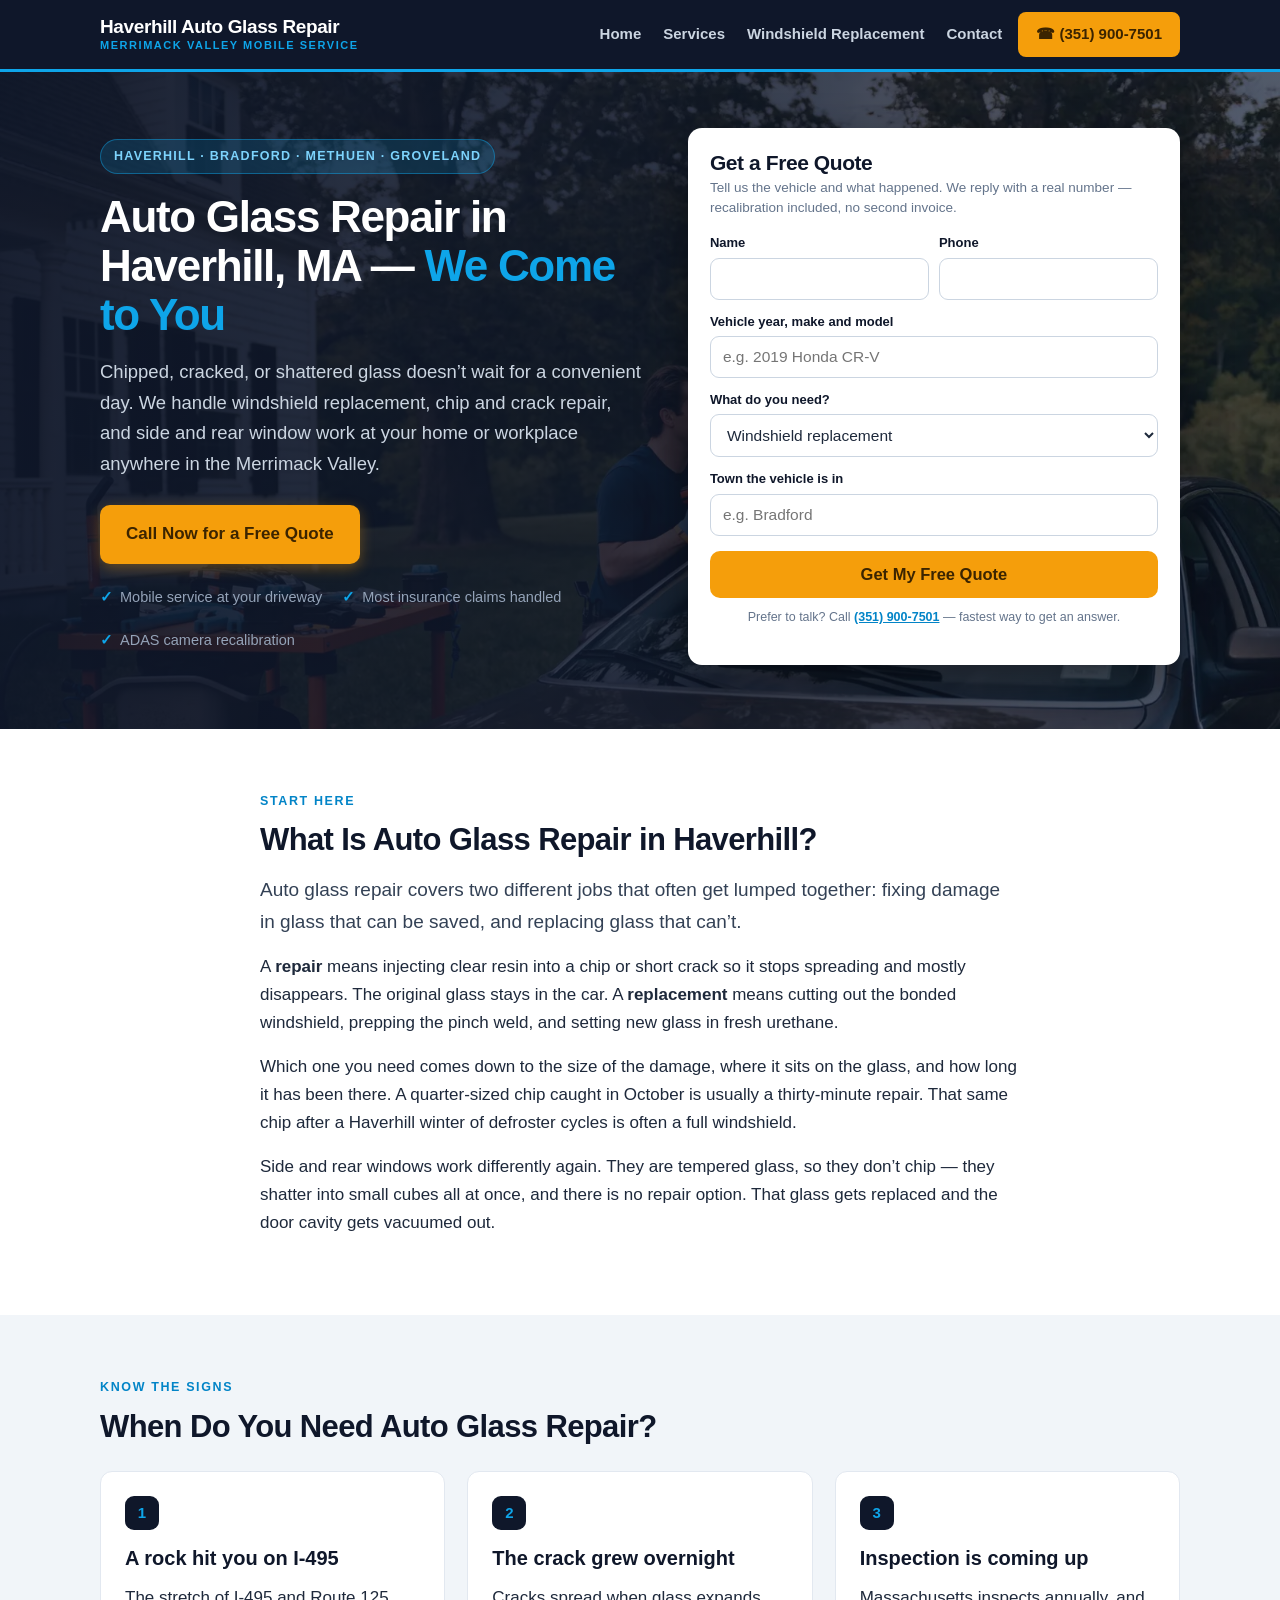
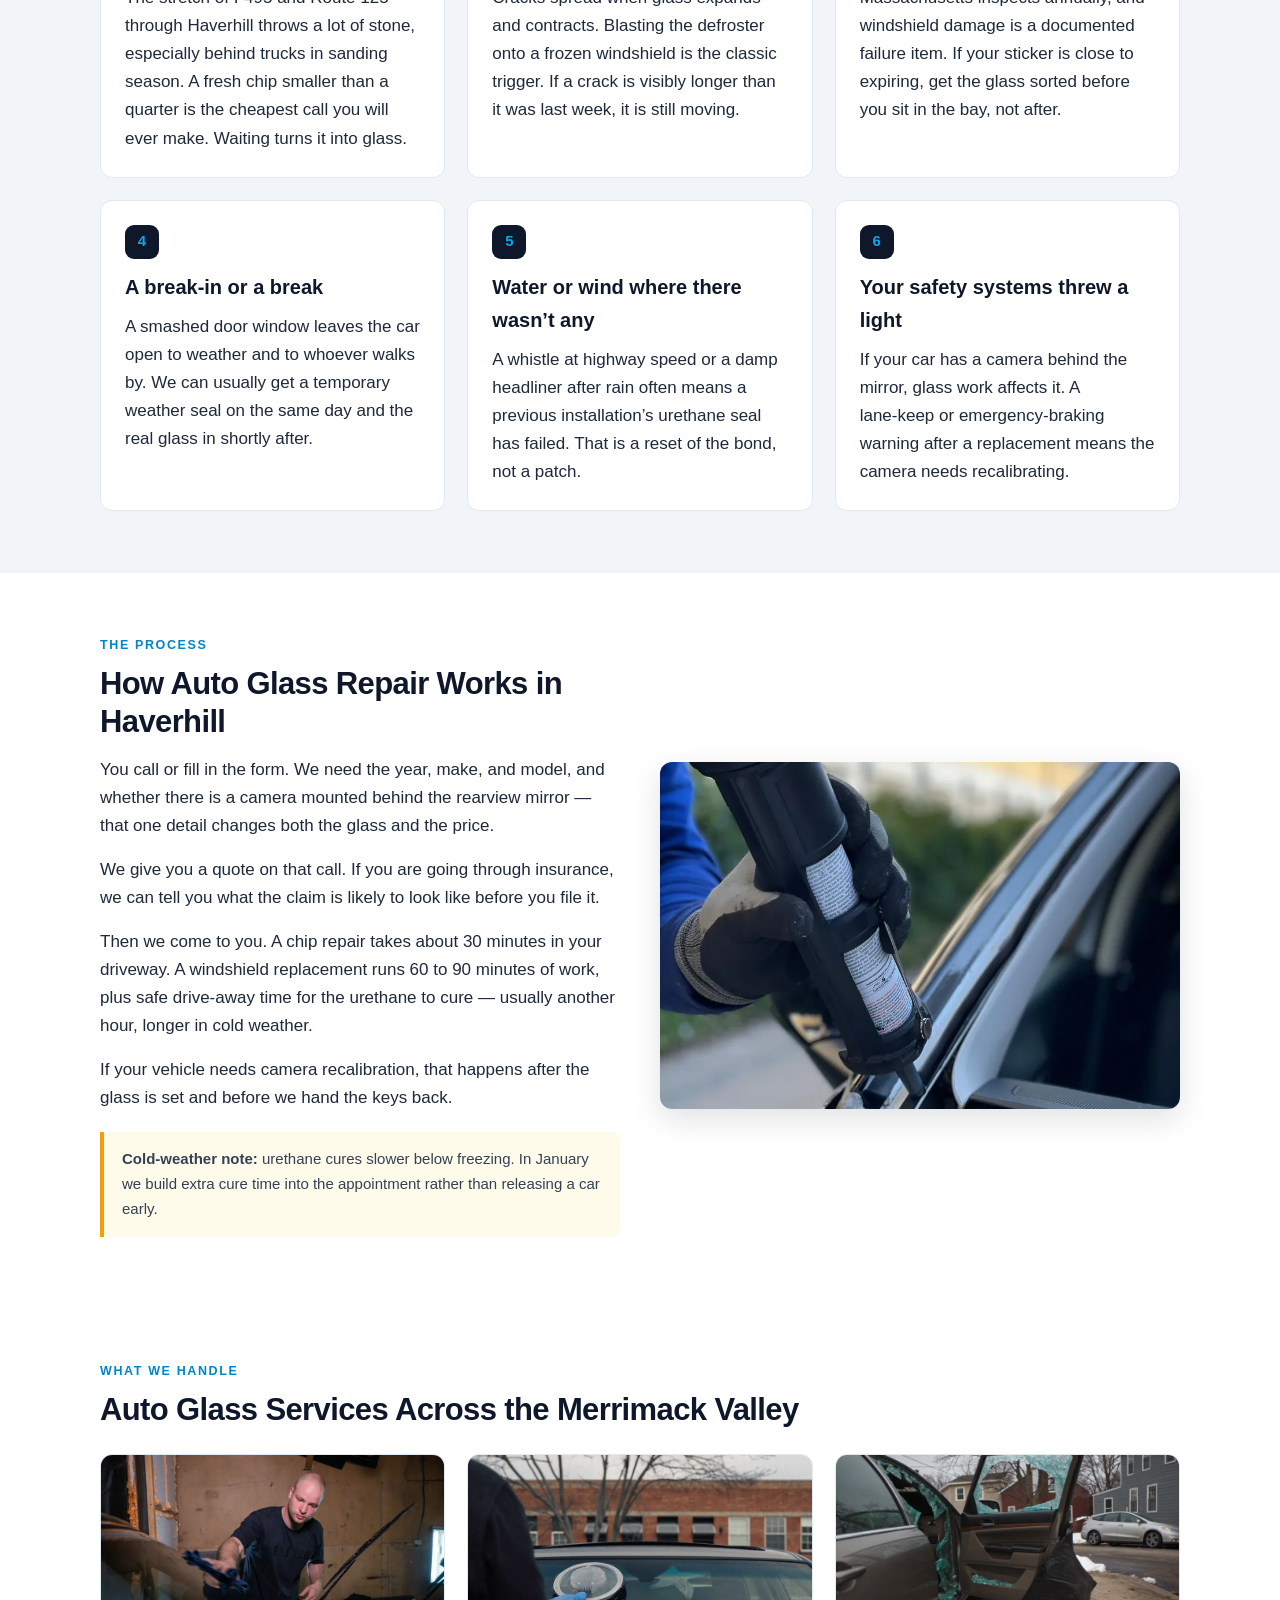
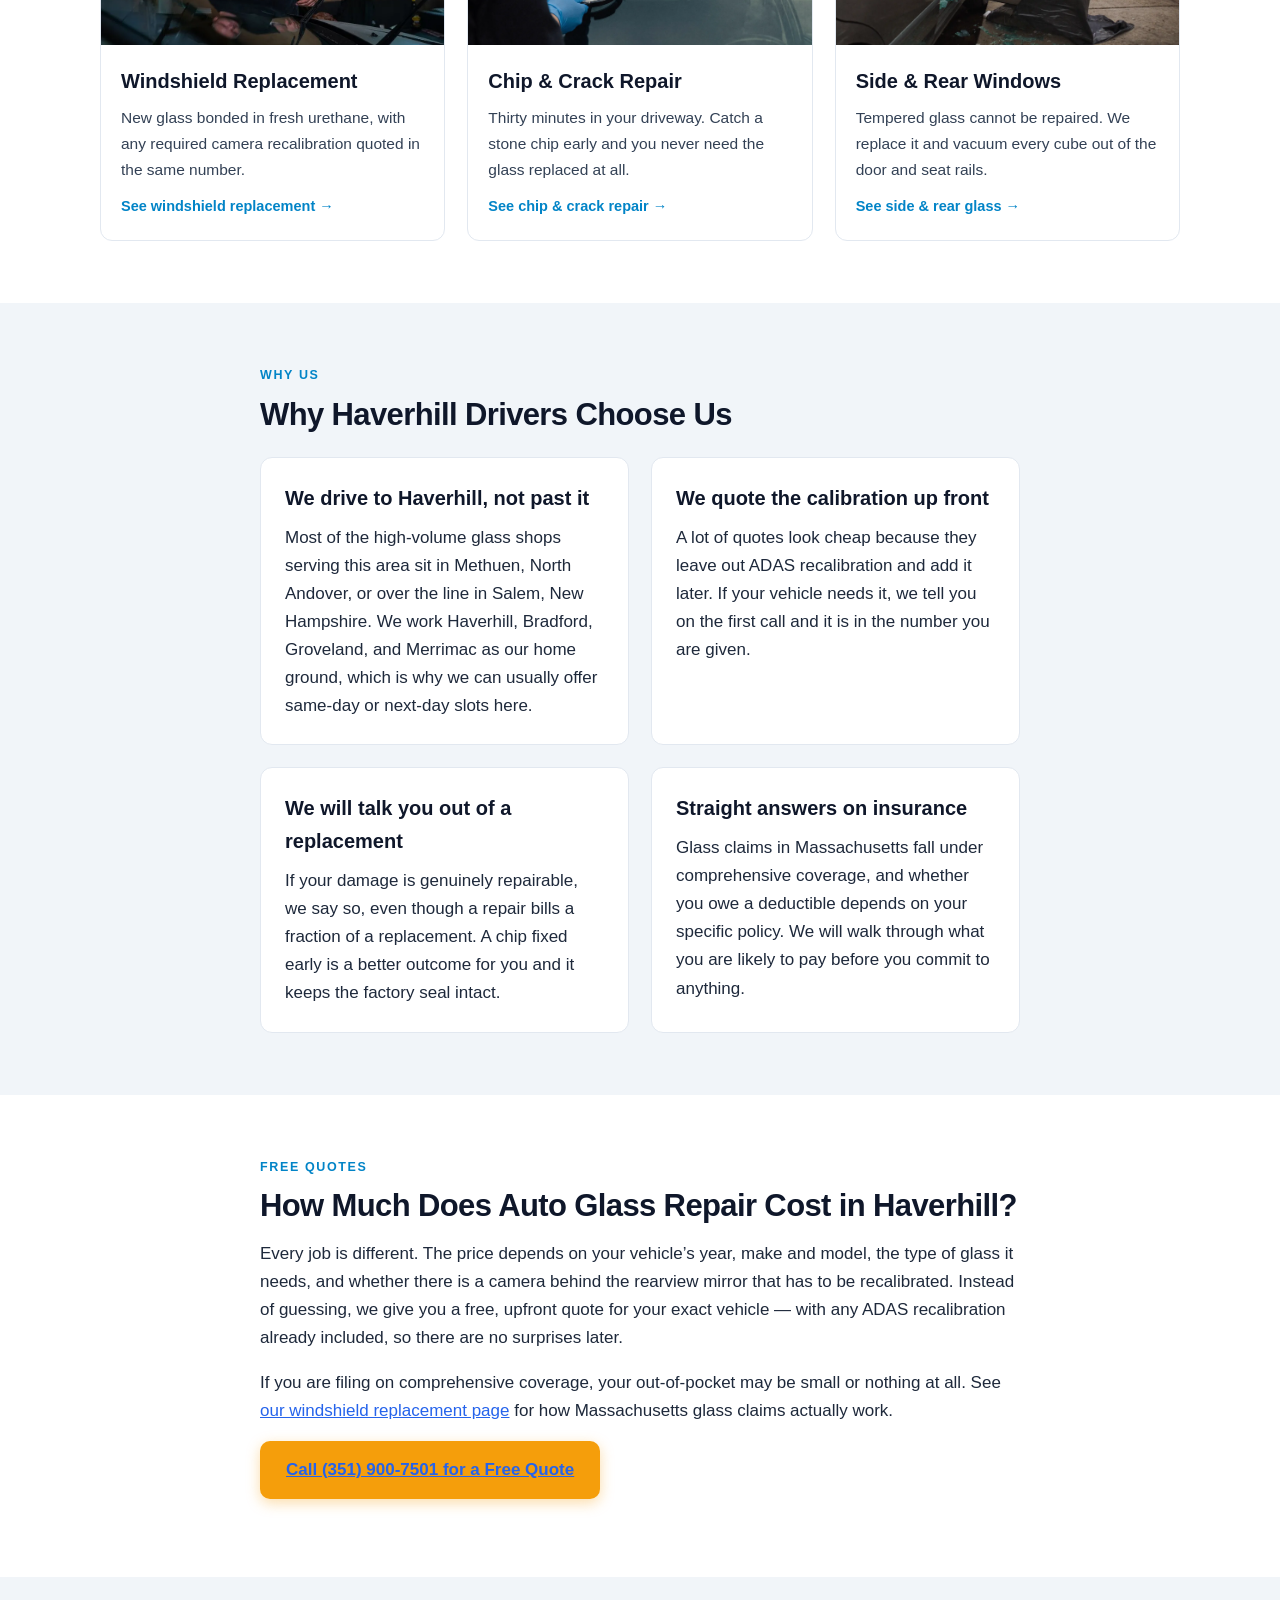
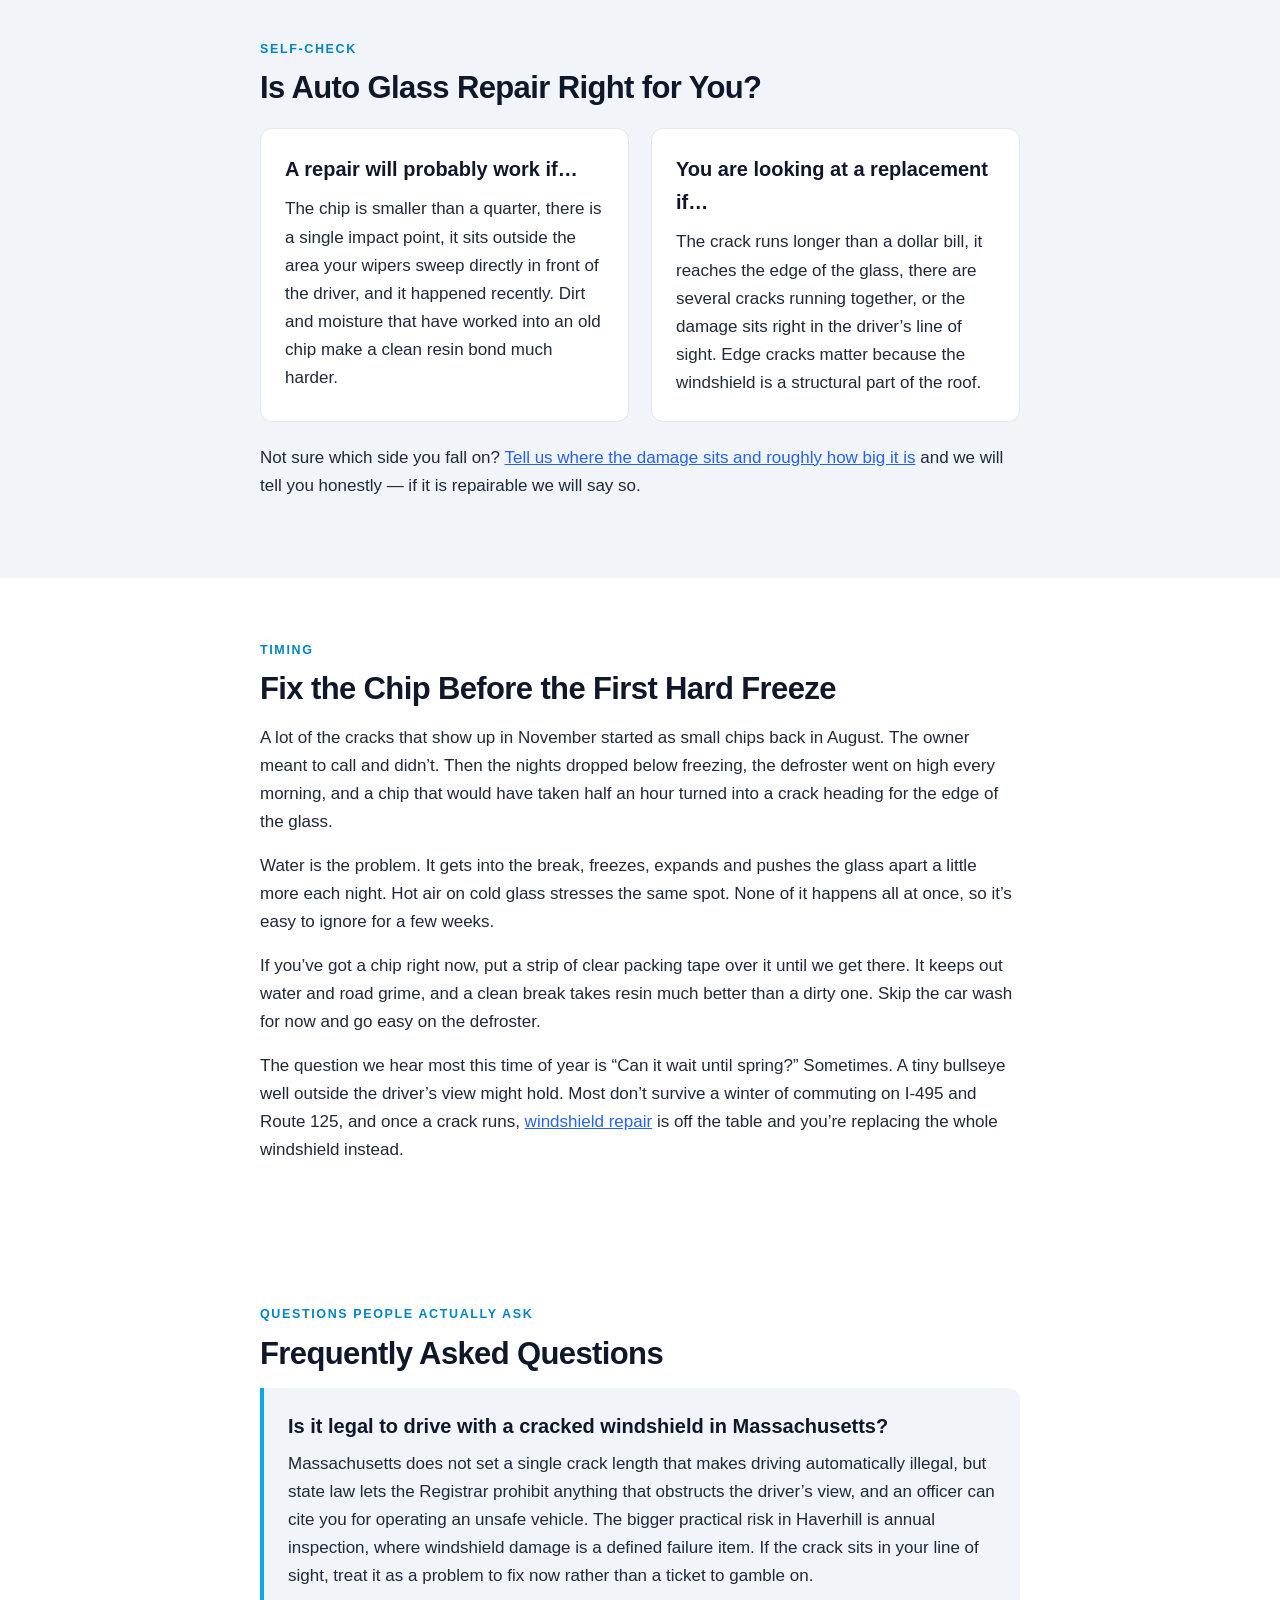
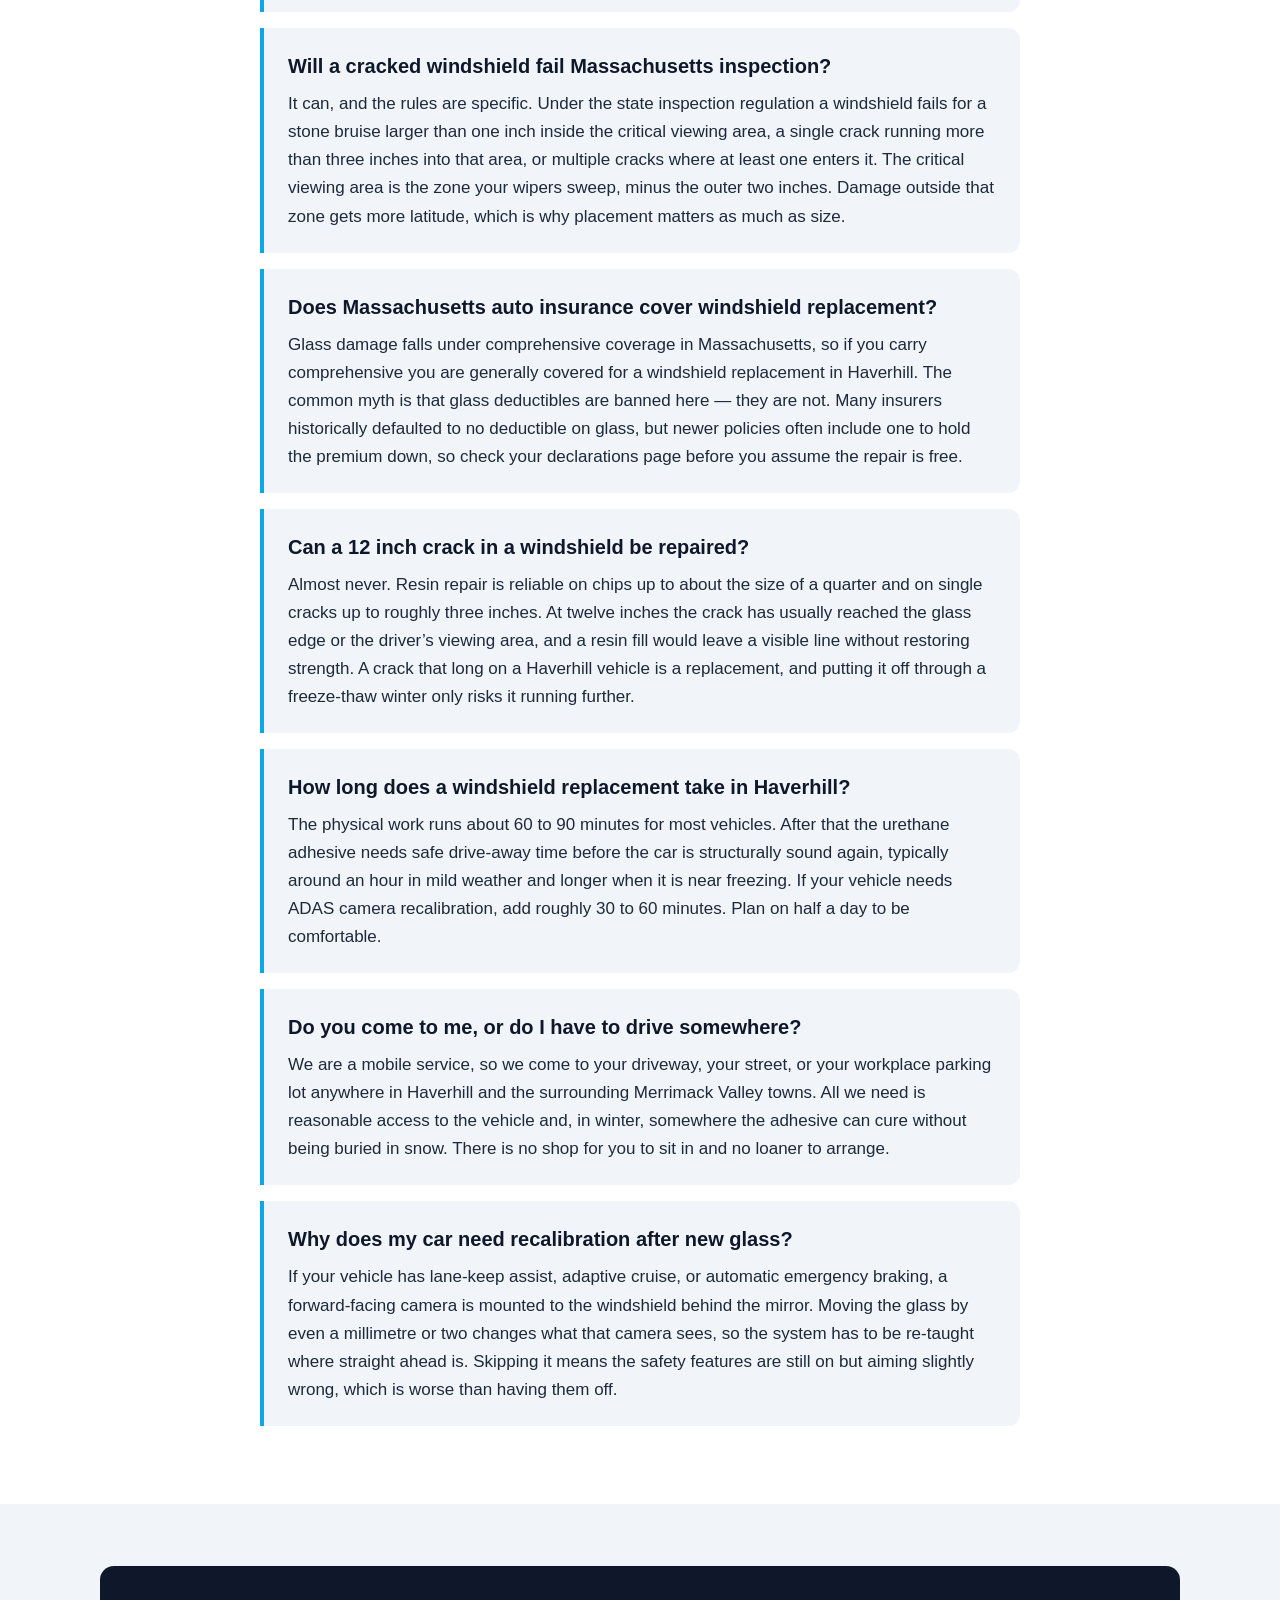
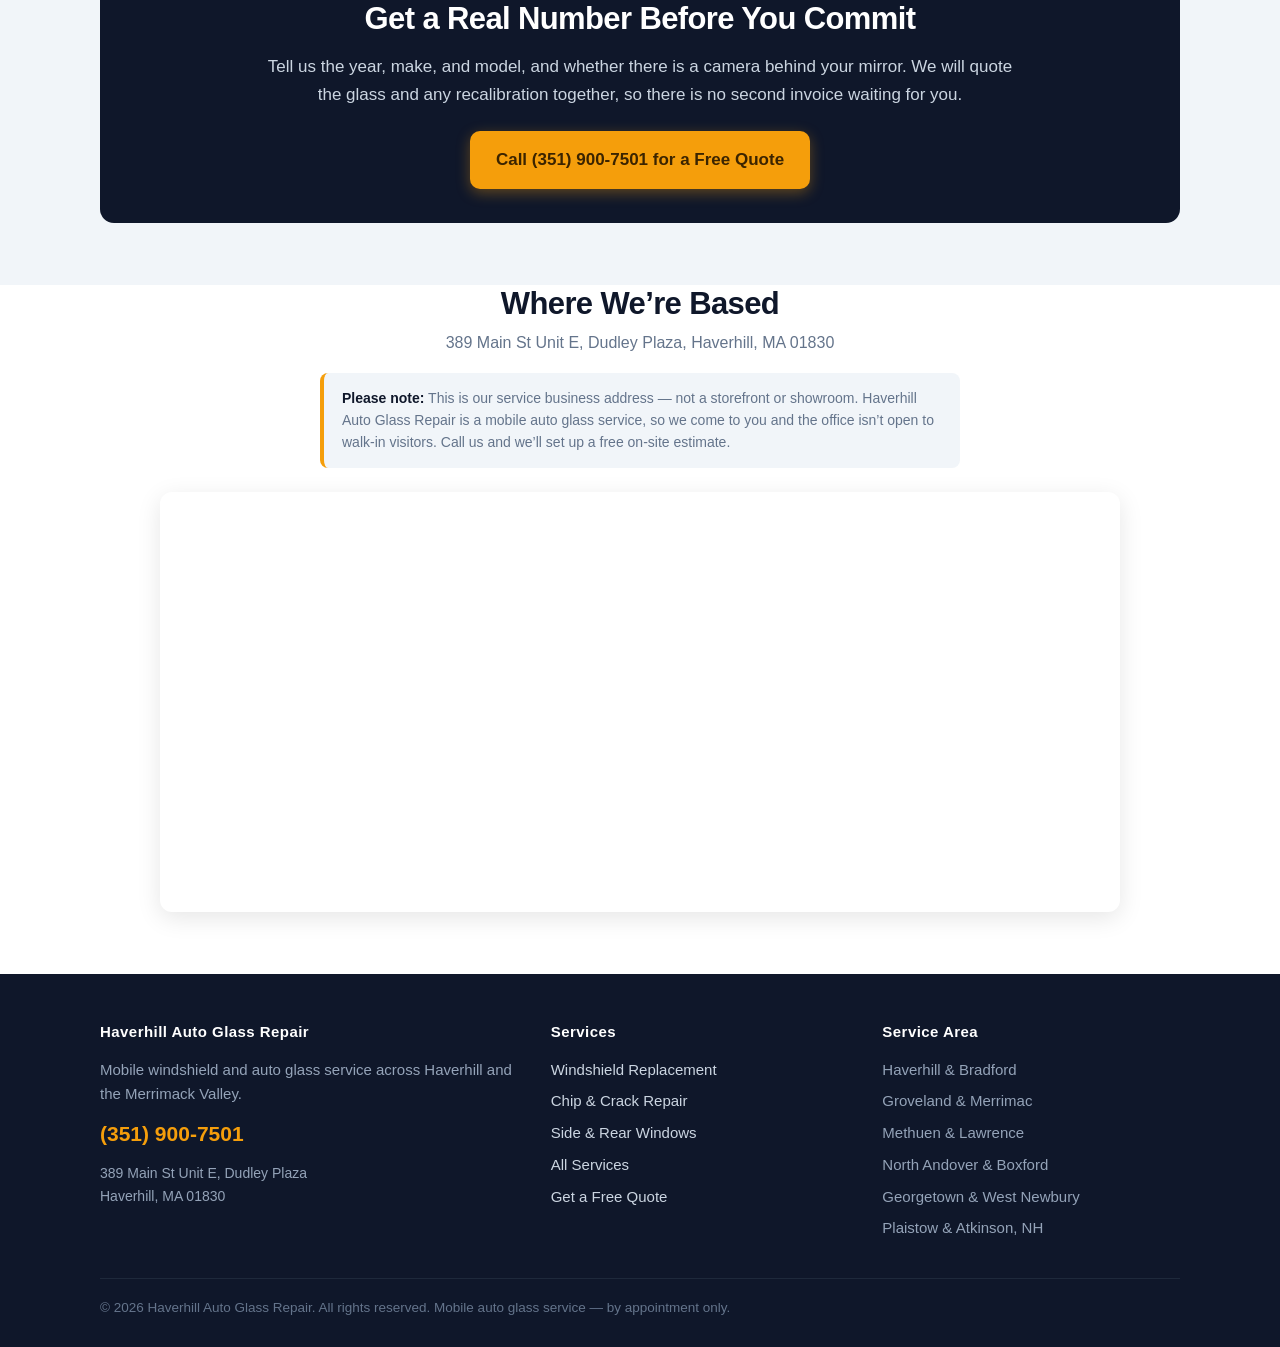
<file: index.html>
<!DOCTYPE html>
<html lang="en">
<head>
<meta name="google-site-verification" content="F0EVKIp0mCScbXRMw5I6RBIa0nue_-agTcPtY7y-_FM" />
<meta charset="utf-8">
<meta name="viewport" content="width=device-width, initial-scale=1">
<title>Auto Glass Repair in Haverhill, MA | Mobile Same-Day</title>
<meta name="description" content="Mobile auto glass repair in Haverhill, MA. Windshield replacement, chip and crack repair, side and rear glass. Free quotes. Call (351) 900-7501.">
<link rel="canonical" href="https://www.haverhillautoglassrepair.com/">
<link rel="stylesheet" href="styles.css">
</head>
<body>

<!-- NAV -->
<nav class="nav">
  <div class="nav-wrap">
    <a class="brand" href="/">Haverhill Auto Glass Repair<span>Merrimack Valley Mobile Service</span></a>
    <div class="nav-links">
      <a href="/">Home</a>
      <a href="services.html">Services</a>
      <a href="windshield-replacement-haverhill-ma.html">Windshield Replacement</a>
      <a href="contact.html">Contact</a>
    </div>
    <a class="nav-call" href="tel:+13519007501">&#9742; (351) 900-7501</a>
  </div>
</nav>

<!-- HERO -->
<header class="hero" style="background:linear-gradient(90deg,rgba(15,23,42,0.93) 0%,rgba(15,23,42,0.84) 50%,rgba(15,23,42,0.62) 100%),url('auto-glass-repair-haverhill-hero.webp') center/cover no-repeat;">
  <div class="hero-wrap">
    <div>
      <span class="eyebrow">Haverhill &middot; Bradford &middot; Methuen &middot; Groveland</span>
      <h1>Auto Glass Repair in Haverhill, MA &mdash; <em>We Come to You</em></h1>
      <p class="lede">Chipped, cracked, or shattered glass doesn&rsquo;t wait for a convenient day. We handle windshield replacement, chip and crack repair, and side and rear window work at your home or workplace anywhere in the Merrimack Valley.</p>
      <div class="hero-cta">
        <a class="btn btn-call" href="tel:+13519007501">Call Now for a Free Quote</a>
      </div>
      <ul class="hero-pts">
        <li>Mobile service at your driveway</li>
        <li>Most insurance claims handled</li>
        <li>ADAS camera recalibration</li>
      </ul>
    </div>
    <div class="hero-form">
      <h2>Get a Free Quote</h2>
      <p class="sub">Tell us the vehicle and what happened. We reply with a real number &mdash; recalibration included, no second invoice.</p>
      <form action="https://formspree.io/f/mnpqjaoy" method="POST">
        <div class="row2">
          <div class="field">
            <label for="hf-name">Name</label>
            <input type="text" id="hf-name" name="name" required>
          </div>
          <div class="field">
            <label for="hf-phone">Phone</label>
            <input type="tel" id="hf-phone" name="phone" required>
          </div>
        </div>
        <div class="field">
          <label for="hf-vehicle">Vehicle year, make and model</label>
          <input type="text" id="hf-vehicle" name="vehicle" placeholder="e.g. 2019 Honda CR-V" required>
        </div>
        <div class="field">
          <label for="hf-service">What do you need?</label>
          <select id="hf-service" name="service">
            <option>Windshield replacement</option>
            <option>Windshield chip or crack repair</option>
            <option>Side or rear window replacement</option>
            <option>ADAS camera recalibration</option>
            <option>Not sure &mdash; please advise</option>
          </select>
        </div>
        <div class="field">
          <label for="hf-town">Town the vehicle is in</label>
          <input type="text" id="hf-town" name="town" placeholder="e.g. Bradford" required>
        </div>
        <input type="text" name="_gotcha" style="display:none" tabindex="-1">
        <button type="submit" class="submit">Get My Free Quote</button>
      </form>
      <p class="hero-note">Prefer to talk? Call <a href="tel:+13519007501">(351) 900-7501</a> &mdash; fastest way to get an answer.</p>
    </div>
  </div>
</header>

<!-- WHAT IS IT -->
<section class="section">
  <div class="wrap narrow">
    <p class="kicker">Start Here</p>
    <h2>What Is Auto Glass Repair in Haverhill?</h2>
    <p class="lead">Auto glass repair covers two different jobs that often get lumped together: fixing damage in glass that can be saved, and replacing glass that can&rsquo;t.</p>
    <p>A <strong>repair</strong> means injecting clear resin into a chip or short crack so it stops spreading and mostly disappears. The original glass stays in the car. A <strong>replacement</strong> means cutting out the bonded windshield, prepping the pinch weld, and setting new glass in fresh urethane.</p>
    <p>Which one you need comes down to the size of the damage, where it sits on the glass, and how long it has been there. A quarter-sized chip caught in October is usually a thirty-minute repair. That same chip after a Haverhill winter of defroster cycles is often a full windshield.</p>
    <p>Side and rear windows work differently again. They are tempered glass, so they don&rsquo;t chip &mdash; they shatter into small cubes all at once, and there is no repair option. That glass gets replaced and the door cavity gets vacuumed out.</p>
  </div>
</section>

<!-- WHEN -->
<section class="section alt">
  <div class="wrap">
    <p class="kicker">Know the Signs</p>
    <h2>When Do You Need Auto Glass Repair?</h2>
    <div class="grid g3" style="margin-top:26px">
      <div class="card">
        <span class="num">1</span>
        <h3>A rock hit you on I&#8209;495</h3>
        <p>The stretch of I&#8209;495 and Route 125 through Haverhill throws a lot of stone, especially behind trucks in sanding season. A fresh chip smaller than a quarter is the cheapest call you will ever make. Waiting turns it into glass.</p>
      </div>
      <div class="card">
        <span class="num">2</span>
        <h3>The crack grew overnight</h3>
        <p>Cracks spread when glass expands and contracts. Blasting the defroster onto a frozen windshield is the classic trigger. If a crack is visibly longer than it was last week, it is still moving.</p>
      </div>
      <div class="card">
        <span class="num">3</span>
        <h3>Inspection is coming up</h3>
        <p>Massachusetts inspects annually, and windshield damage is a documented failure item. If your sticker is close to expiring, get the glass sorted before you sit in the bay, not after.</p>
      </div>
      <div class="card">
        <span class="num">4</span>
        <h3>A break&#8209;in or a break</h3>
        <p>A smashed door window leaves the car open to weather and to whoever walks by. We can usually get a temporary weather seal on the same day and the real glass in shortly after.</p>
      </div>
      <div class="card">
        <span class="num">5</span>
        <h3>Water or wind where there wasn&rsquo;t any</h3>
        <p>A whistle at highway speed or a damp headliner after rain often means a previous installation&rsquo;s urethane seal has failed. That is a reset of the bond, not a patch.</p>
      </div>
      <div class="card">
        <span class="num">6</span>
        <h3>Your safety systems threw a light</h3>
        <p>If your car has a camera behind the mirror, glass work affects it. A lane&#8209;keep or emergency&#8209;braking warning after a replacement means the camera needs recalibrating.</p>
      </div>
    </div>
  </div>
</section>

<!-- HOW IT WORKS -->
<section class="section">
  <div class="wrap">
    <div class="split">
      <div>
        <p class="kicker">The Process</p>
        <h2>How Auto Glass Repair Works in Haverhill</h2>
        <p>You call or fill in the form. We need the year, make, and model, and whether there is a camera mounted behind the rearview mirror &mdash; that one detail changes both the glass and the price.</p>
        <p>We give you a quote on that call. If you are going through insurance, we can tell you what the claim is likely to look like before you file it.</p>
        <p>Then we come to you. A chip repair takes about 30 minutes in your driveway. A windshield replacement runs 60 to 90 minutes of work, plus safe drive&#8209;away time for the urethane to cure &mdash; usually another hour, longer in cold weather.</p>
        <p>If your vehicle needs camera recalibration, that happens after the glass is set and before we hand the keys back.</p>
        <div class="note" style="margin-top:20px"><strong>Cold-weather note:</strong> urethane cures slower below freezing. In January we build extra cure time into the appointment rather than releasing a car early.</div>
      </div>
      <div><img src="windshield-urethane-seal-haverhill.webp" alt="Windshield installation in Haverhill, MA" width="900" height="600"></div>
    </div>
  </div>
</section>

<!-- SERVICES GRID -->
<section class="section">
  <div class="wrap">
    <p class="kicker">What We Handle</p>
    <h2>Auto Glass Services Across the Merrimack Valley</h2>
    <div class="grid g3" style="margin-top:26px">
      <a class="svc-card" href="windshield-replacement-haverhill-ma.html">
        <img src="windshield-replacement-haverhill.webp" alt="Windshield replacement in Haverhill, MA" width="900" height="600">
        <div class="body">
          <h3>Windshield Replacement</h3>
          <p>New glass bonded in fresh urethane, with any required camera recalibration quoted in the same number.</p>
          <span class="more">See windshield replacement &rarr;</span>
        </div>
      </a>
      <a class="svc-card" href="windshield-chip-crack-repair-haverhill-ma.html">
        <img src="windshield-chip-repair-haverhill.webp" alt="Windshield chip repair in Haverhill, MA" width="1600" height="1066">
        <div class="body">
          <h3>Chip &amp; Crack Repair</h3>
          <p>Thirty minutes in your driveway. Catch a stone chip early and you never need the glass replaced at all.</p>
          <span class="more">See chip &amp; crack repair &rarr;</span>
        </div>
      </a>
      <a class="svc-card" href="side-rear-window-replacement-haverhill-ma.html">
        <img src="side-window-replacement-haverhill.webp" alt="Side window replacement in Haverhill, MA" width="1600" height="1066">
        <div class="body">
          <h3>Side &amp; Rear Windows</h3>
          <p>Tempered glass cannot be repaired. We replace it and vacuum every cube out of the door and seat rails.</p>
          <span class="more">See side &amp; rear glass &rarr;</span>
        </div>
      </a>
    </div>
  </div>
</section>

<!-- WHY US -->
<section class="section alt">
  <div class="wrap narrow">
    <p class="kicker">Why Us</p>
    <h2>Why Haverhill Drivers Choose Us</h2>
    <div class="grid g2" style="margin-top:24px">
      <div class="card">
        <h3>We drive to Haverhill, not past it</h3>
        <p>Most of the high-volume glass shops serving this area sit in Methuen, North Andover, or over the line in Salem, New Hampshire. We work Haverhill, Bradford, Groveland, and Merrimac as our home ground, which is why we can usually offer same&#8209;day or next&#8209;day slots here.</p>
      </div>
      <div class="card">
        <h3>We quote the calibration up front</h3>
        <p>A lot of quotes look cheap because they leave out ADAS recalibration and add it later. If your vehicle needs it, we tell you on the first call and it is in the number you are given.</p>
      </div>
      <div class="card">
        <h3>We will talk you out of a replacement</h3>
        <p>If your damage is genuinely repairable, we say so, even though a repair bills a fraction of a replacement. A chip fixed early is a better outcome for you and it keeps the factory seal intact.</p>
      </div>
      <div class="card">
        <h3>Straight answers on insurance</h3>
        <p>Glass claims in Massachusetts fall under comprehensive coverage, and whether you owe a deductible depends on your specific policy. We will walk through what you are likely to pay before you commit to anything.</p>
      </div>
    </div>
  </div>
</section>

<!-- COST -->
<section class="section">
  <div class="wrap narrow">
    <p class="kicker">Free Quotes</p>
    <h2>How Much Does Auto Glass Repair Cost in Haverhill?</h2>
    <p>Every job is different. The price depends on your vehicle&rsquo;s year, make and model, the type of glass it needs, and whether there is a camera behind the rearview mirror that has to be recalibrated. Instead of guessing, we give you a free, upfront quote for your exact vehicle &mdash; with any ADAS recalibration already included, so there are no surprises later.</p>
    <p>If you are filing on comprehensive coverage, your out&#8209;of&#8209;pocket may be small or nothing at all. See <a href="windshield-replacement-haverhill-ma.html">our windshield replacement page</a> for how Massachusetts glass claims actually work.</p>
    <p><a class="btn btn-call" href="tel:+13519007501">Call (351) 900-7501 for a Free Quote</a></p>
  </div>
</section>

<!-- RIGHT FOR YOU -->
<section class="section alt">
  <div class="wrap narrow">
    <p class="kicker">Self&#8209;Check</p>
    <h2>Is Auto Glass Repair Right for You?</h2>
    <div class="grid g2" style="margin-top:22px">
      <div class="card">
        <h3>A repair will probably work if&hellip;</h3>
        <p>The chip is smaller than a quarter, there is a single impact point, it sits outside the area your wipers sweep directly in front of the driver, and it happened recently. Dirt and moisture that have worked into an old chip make a clean resin bond much harder.</p>
      </div>
      <div class="card">
        <h3>You are looking at a replacement if&hellip;</h3>
        <p>The crack runs longer than a dollar bill, it reaches the edge of the glass, there are several cracks running together, or the damage sits right in the driver&rsquo;s line of sight. Edge cracks matter because the windshield is a structural part of the roof.</p>
      </div>
    </div>
    <p style="margin-top:22px">Not sure which side you fall on? <a href="contact.html">Tell us where the damage sits and roughly how big it is</a> and we will tell you honestly &mdash; if it is repairable we will say so.</p>
  </div>
</section>

<!-- WINTER TIMING -->
<section class="section">
  <div class="wrap narrow">
    <p class="kicker">Timing</p>
    <h2>Fix the Chip Before the First Hard Freeze</h2>
    <p>A lot of the cracks that show up in November started as small chips back in August. The owner meant to call and didn&rsquo;t. Then the nights dropped below freezing, the defroster went on high every morning, and a chip that would have taken half an hour turned into a crack heading for the edge of the glass.</p>
    <p>Water is the problem. It gets into the break, freezes, expands and pushes the glass apart a little more each night. Hot air on cold glass stresses the same spot. None of it happens all at once, so it&rsquo;s easy to ignore for a few weeks.</p>
    <p>If you&rsquo;ve got a chip right now, put a strip of clear packing tape over it until we get there. It keeps out water and road grime, and a clean break takes resin much better than a dirty one. Skip the car wash for now and go easy on the defroster.</p>
    <p>The question we hear most this time of year is &ldquo;Can it wait until spring?&rdquo; Sometimes. A tiny bullseye well outside the driver&rsquo;s view might hold. Most don&rsquo;t survive a winter of commuting on I&#8209;495 and Route 125, and once a crack runs, <a href="https://www.cauchosloschaguaramos.com/">windshield repair</a> is off the table and you&rsquo;re replacing the whole windshield instead.</p>
  </div>
</section>

<!-- FAQ -->
<section class="section">
  <div class="wrap narrow">
    <p class="kicker">Questions People Actually Ask</p>
    <h2>Frequently Asked Questions</h2>

    <div class="faq">
      <h3>Is it legal to drive with a cracked windshield in Massachusetts?</h3>
      <p>Massachusetts does not set a single crack length that makes driving automatically illegal, but state law lets the Registrar prohibit anything that obstructs the driver&rsquo;s view, and an officer can cite you for operating an unsafe vehicle. The bigger practical risk in Haverhill is annual inspection, where windshield damage is a defined failure item. If the crack sits in your line of sight, treat it as a problem to fix now rather than a ticket to gamble on.</p>
    </div>

    <div class="faq">
      <h3>Will a cracked windshield fail Massachusetts inspection?</h3>
      <p>It can, and the rules are specific. Under the state inspection regulation a windshield fails for a stone bruise larger than one inch inside the critical viewing area, a single crack running more than three inches into that area, or multiple cracks where at least one enters it. The critical viewing area is the zone your wipers sweep, minus the outer two inches. Damage outside that zone gets more latitude, which is why placement matters as much as size.</p>
    </div>

    <div class="faq">
      <h3>Does Massachusetts auto insurance cover windshield replacement?</h3>
      <p>Glass damage falls under comprehensive coverage in Massachusetts, so if you carry comprehensive you are generally covered for a windshield replacement in Haverhill. The common myth is that glass deductibles are banned here &mdash; they are not. Many insurers historically defaulted to no deductible on glass, but newer policies often include one to hold the premium down, so check your declarations page before you assume the repair is free.</p>
    </div>

    <div class="faq">
      <h3>Can a 12 inch crack in a windshield be repaired?</h3>
      <p>Almost never. Resin repair is reliable on chips up to about the size of a quarter and on single cracks up to roughly three inches. At twelve inches the crack has usually reached the glass edge or the driver&rsquo;s viewing area, and a resin fill would leave a visible line without restoring strength. A crack that long on a Haverhill vehicle is a replacement, and putting it off through a freeze&#8209;thaw winter only risks it running further.</p>
    </div>

    <div class="faq">
      <h3>How long does a windshield replacement take in Haverhill?</h3>
      <p>The physical work runs about 60 to 90 minutes for most vehicles. After that the urethane adhesive needs safe drive&#8209;away time before the car is structurally sound again, typically around an hour in mild weather and longer when it is near freezing. If your vehicle needs ADAS camera recalibration, add roughly 30 to 60 minutes. Plan on half a day to be comfortable.</p>
    </div>

    <div class="faq">
      <h3>Do you come to me, or do I have to drive somewhere?</h3>
      <p>We are a mobile service, so we come to your driveway, your street, or your workplace parking lot anywhere in Haverhill and the surrounding Merrimack Valley towns. All we need is reasonable access to the vehicle and, in winter, somewhere the adhesive can cure without being buried in snow. There is no shop for you to sit in and no loaner to arrange.</p>
    </div>

    <div class="faq">
      <h3>Why does my car need recalibration after new glass?</h3>
      <p>If your vehicle has lane&#8209;keep assist, adaptive cruise, or automatic emergency braking, a forward&#8209;facing camera is mounted to the windshield behind the mirror. Moving the glass by even a millimetre or two changes what that camera sees, so the system has to be re&#8209;taught where straight ahead is. Skipping it means the safety features are still on but aiming slightly wrong, which is worse than having them off.</p>
    </div>
  </div>
</section>

<!-- CTA -->
<section class="section alt">
  <div class="wrap">
    <div class="callout">
      <h2>Get a Real Number Before You Commit</h2>
      <p>Tell us the year, make, and model, and whether there is a camera behind your mirror. We will quote the glass and any recalibration together, so there is no second invoice waiting for you.</p>
      <a class="btn btn-call" href="tel:+13519007501">Call (351) 900-7501 for a Free Quote</a>
    </div>
  </div>
</section>

<!-- MAP / LOCATION -->
<section class="section" style="padding-top:0;">
  <div class="wrap" style="text-align:center;">
    <h2 style="margin-bottom:8px;">Where We&rsquo;re Based</h2>
    <p style="color:var(--muted); font-size:16px; margin-bottom:16px;">389 Main St Unit E, Dudley Plaza, Haverhill, MA 01830</p>
    <p style="max-width:640px; margin:0 auto 24px; padding:14px 18px; background:var(--light); border-left:4px solid var(--amber); border-radius:8px; font-size:14px; color:var(--muted); line-height:1.6; text-align:left;">
      <strong style="color:var(--ink);">Please note:</strong> This is our service business address &mdash; not a storefront or showroom. Haverhill Auto Glass Repair is a mobile auto glass service, so we come to you and the office isn&rsquo;t open to walk-in visitors. Call us and we&rsquo;ll set up a free on-site estimate.
    </p>
    <div class="map-frame">
      <iframe title="Map to Haverhill Auto Glass Repair service address, 389 Main St Unit E, Dudley Plaza, Haverhill, MA 01830" src="https://www.google.com/maps?q=389%20Main%20St%20Unit%20E%2C%20Dudley%20Plaza%2C%20Haverhill%2C%20MA%2001830&amp;output=embed" width="100%" height="420" loading="lazy" referrerpolicy="no-referrer-when-downgrade" allowfullscreen></iframe>
    </div>
  </div>
</section>

<!-- FOOTER -->
<footer class="footer">
  <div class="wrap">
    <div class="foot-grid">
      <div>
        <h4>Haverhill Auto Glass Repair</h4>
        <p style="margin-bottom:10px">Mobile windshield and auto glass service across Haverhill and the Merrimack Valley.</p>
        <a class="foot-phone" href="tel:+13519007501">(351) 900-7501</a>
        <p style="margin-top:10px;font-size:14px">389 Main St Unit E, Dudley Plaza<br>Haverhill, MA 01830</p>
      </div>
      <div>
        <h4>Services</h4>
        <ul>
          <li><a href="windshield-replacement-haverhill-ma.html">Windshield Replacement</a></li>
          <li><a href="windshield-chip-crack-repair-haverhill-ma.html">Chip &amp; Crack Repair</a></li>
          <li><a href="side-rear-window-replacement-haverhill-ma.html">Side &amp; Rear Windows</a></li>
          <li><a href="services.html">All Services</a></li>
          <li><a href="contact.html">Get a Free Quote</a></li>
        </ul>
      </div>
      <div>
        <h4>Service Area</h4>
        <ul>
          <li>Haverhill &amp; Bradford</li>
          <li>Groveland &amp; Merrimac</li>
          <li>Methuen &amp; Lawrence</li>
          <li>North Andover &amp; Boxford</li>
          <li>Georgetown &amp; West Newbury</li>
          <li>Plaistow &amp; Atkinson, NH</li>
        </ul>
      </div>
    </div>
    <div class="foot-bot">&copy; 2026 Haverhill Auto Glass Repair. All rights reserved. Mobile auto glass service &mdash; by appointment only.</div>
  </div>
</footer>

<script type="application/ld+json">
{
  "@context": "https://schema.org",
  "@type": "LocalBusiness",
  "name": "Haverhill Auto Glass Repair",
  "telephone": "(351) 900-7501",
  "url": "https://www.haverhillautoglassrepair.com/",
  "image": "https://www.haverhillautoglassrepair.com/auto-glass-repair-haverhill-hero.webp",
  "address": {
    "@type": "PostalAddress",
    "streetAddress": "389 Main St Unit E, Dudley Plaza",
    "addressLocality": "Haverhill",
    "addressRegion": "MA",
    "postalCode": "01830",
    "addressCountry": "US"
  },
  "areaServed": "Haverhill, MA",
  "description": "Auto Glass Repair in Haverhill, MA",
  "openingHours": "Mo-Fr 08:00-18:00"
}
</script>

<script type="application/ld+json">
{
  "@context": "https://schema.org",
  "@type": "FAQPage",
  "mainEntity": [
    {
      "@type": "Question",
      "name": "Is it legal to drive with a cracked windshield in Massachusetts?",
      "acceptedAnswer": { "@type": "Answer", "text": "Massachusetts does not set a single crack length that makes driving automatically illegal, but state law lets the Registrar prohibit anything that obstructs the driver's view, and an officer can cite you for operating an unsafe vehicle. The bigger practical risk in Haverhill is annual inspection, where windshield damage is a defined failure item. If the crack sits in your line of sight, treat it as a problem to fix now rather than a ticket to gamble on." }
    },
    {
      "@type": "Question",
      "name": "Will a cracked windshield fail Massachusetts inspection?",
      "acceptedAnswer": { "@type": "Answer", "text": "It can, and the rules are specific. Under the state inspection regulation a windshield fails for a stone bruise larger than one inch inside the critical viewing area, a single crack running more than three inches into that area, or multiple cracks where at least one enters it. The critical viewing area is the zone your wipers sweep, minus the outer two inches. Damage outside that zone gets more latitude, which is why placement matters as much as size." }
    },
    {
      "@type": "Question",
      "name": "Does Massachusetts auto insurance cover windshield replacement?",
      "acceptedAnswer": { "@type": "Answer", "text": "Glass damage falls under comprehensive coverage in Massachusetts, so if you carry comprehensive you are generally covered for a windshield replacement in Haverhill. The common myth is that glass deductibles are banned here - they are not. Many insurers historically defaulted to no deductible on glass, but newer policies often include one to hold the premium down, so check your declarations page before you assume the repair is free." }
    },
    {
      "@type": "Question",
      "name": "Can a 12 inch crack in a windshield be repaired?",
      "acceptedAnswer": { "@type": "Answer", "text": "Almost never. Resin repair is reliable on chips up to about the size of a quarter and on single cracks up to roughly three inches. At twelve inches the crack has usually reached the glass edge or the driver's viewing area, and a resin fill would leave a visible line without restoring strength. A crack that long on a Haverhill vehicle is a replacement, and putting it off through a freeze-thaw winter only risks it running further." }
    },
    {
      "@type": "Question",
      "name": "How long does a windshield replacement take in Haverhill?",
      "acceptedAnswer": { "@type": "Answer", "text": "The physical work runs about 60 to 90 minutes for most vehicles. After that the urethane adhesive needs safe drive-away time before the car is structurally sound again, typically around an hour in mild weather and longer when it is near freezing. If your vehicle needs ADAS camera recalibration, add roughly 30 to 60 minutes. Plan on half a day to be comfortable." }
    },
    {
      "@type": "Question",
      "name": "Do you come to me, or do I have to drive somewhere?",
      "acceptedAnswer": { "@type": "Answer", "text": "We are a mobile service, so we come to your driveway, your street, or your workplace parking lot anywhere in Haverhill and the surrounding Merrimack Valley towns. All we need is reasonable access to the vehicle and, in winter, somewhere the adhesive can cure without being buried in snow. There is no shop for you to sit in and no loaner to arrange." }
    },
    {
      "@type": "Question",
      "name": "Why does my car need recalibration after new glass?",
      "acceptedAnswer": { "@type": "Answer", "text": "If your vehicle has lane-keep assist, adaptive cruise, or automatic emergency braking, a forward-facing camera is mounted to the windshield behind the mirror. Moving the glass by even a millimetre or two changes what that camera sees, so the system has to be re-taught where straight ahead is. Skipping it means the safety features are still on but aiming slightly wrong, which is worse than having them off." }
    }
  ]
}
</script>

</body>
</html>
</file>
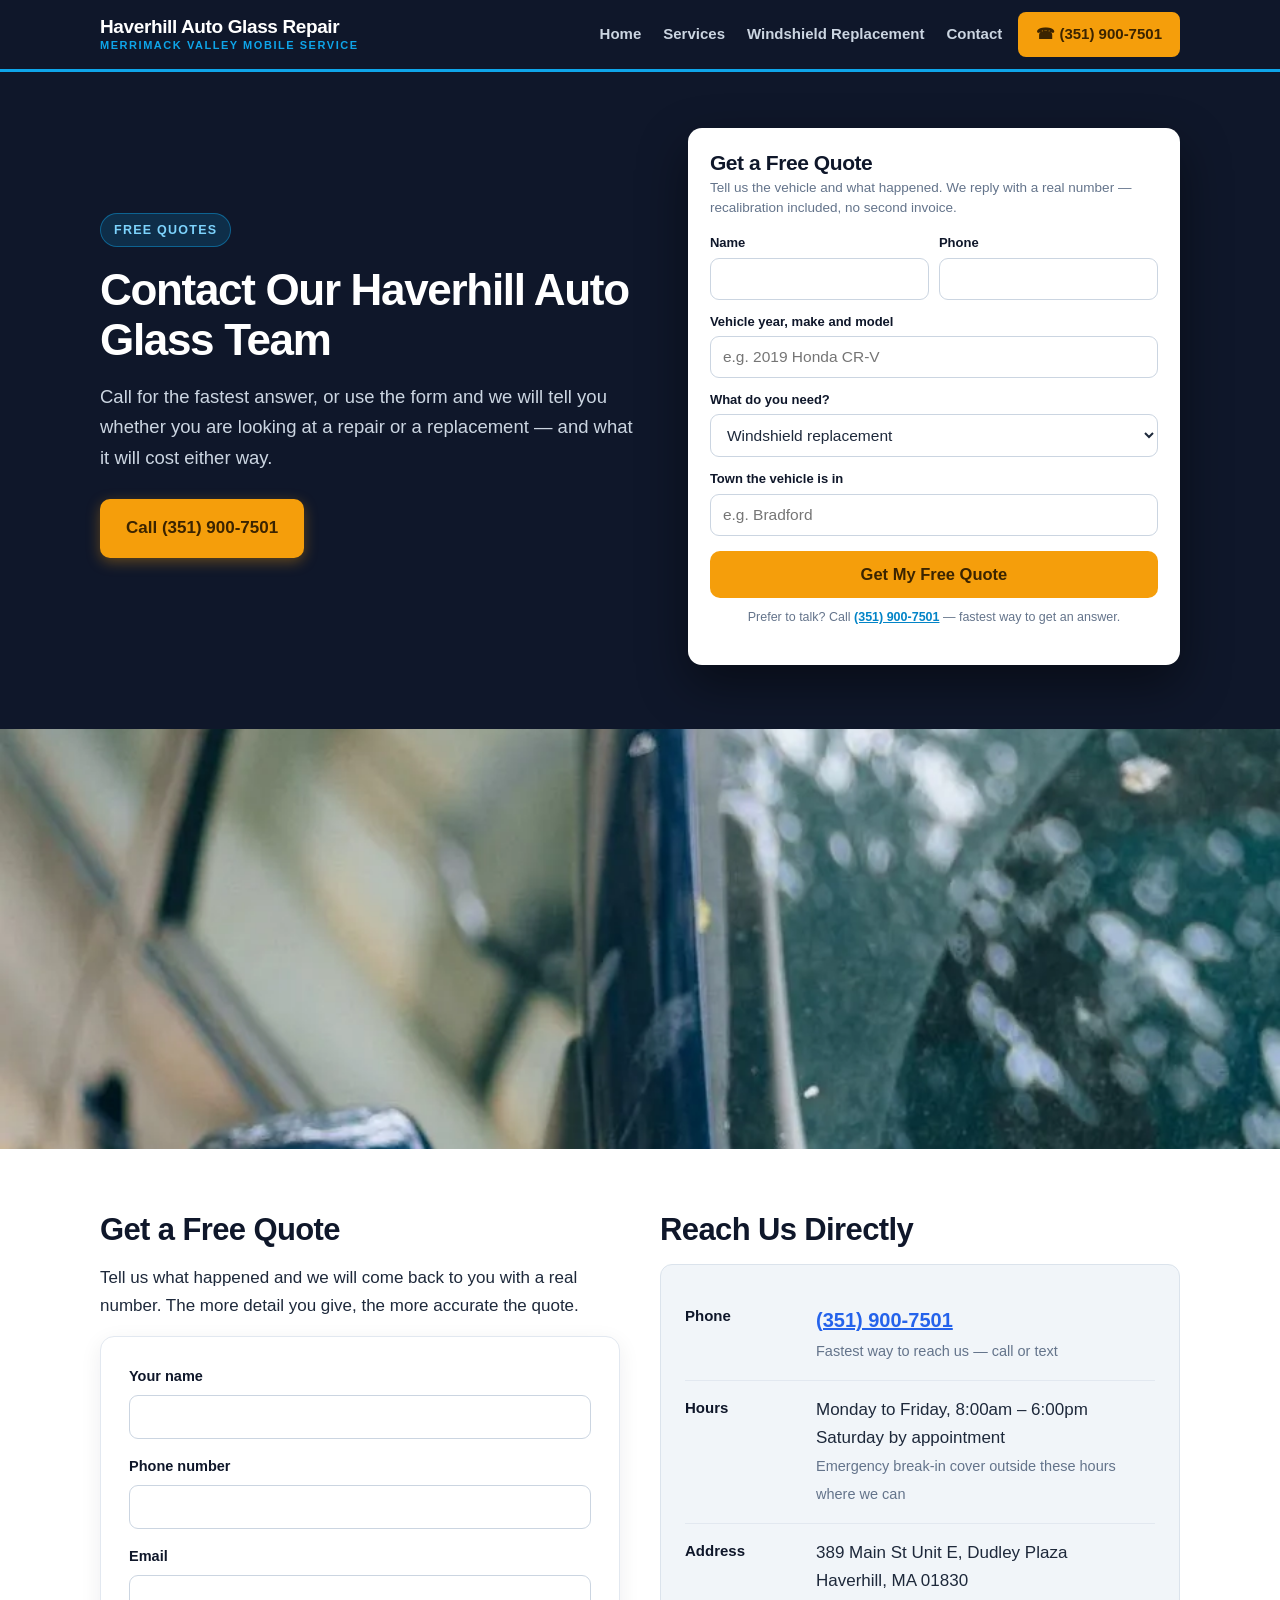
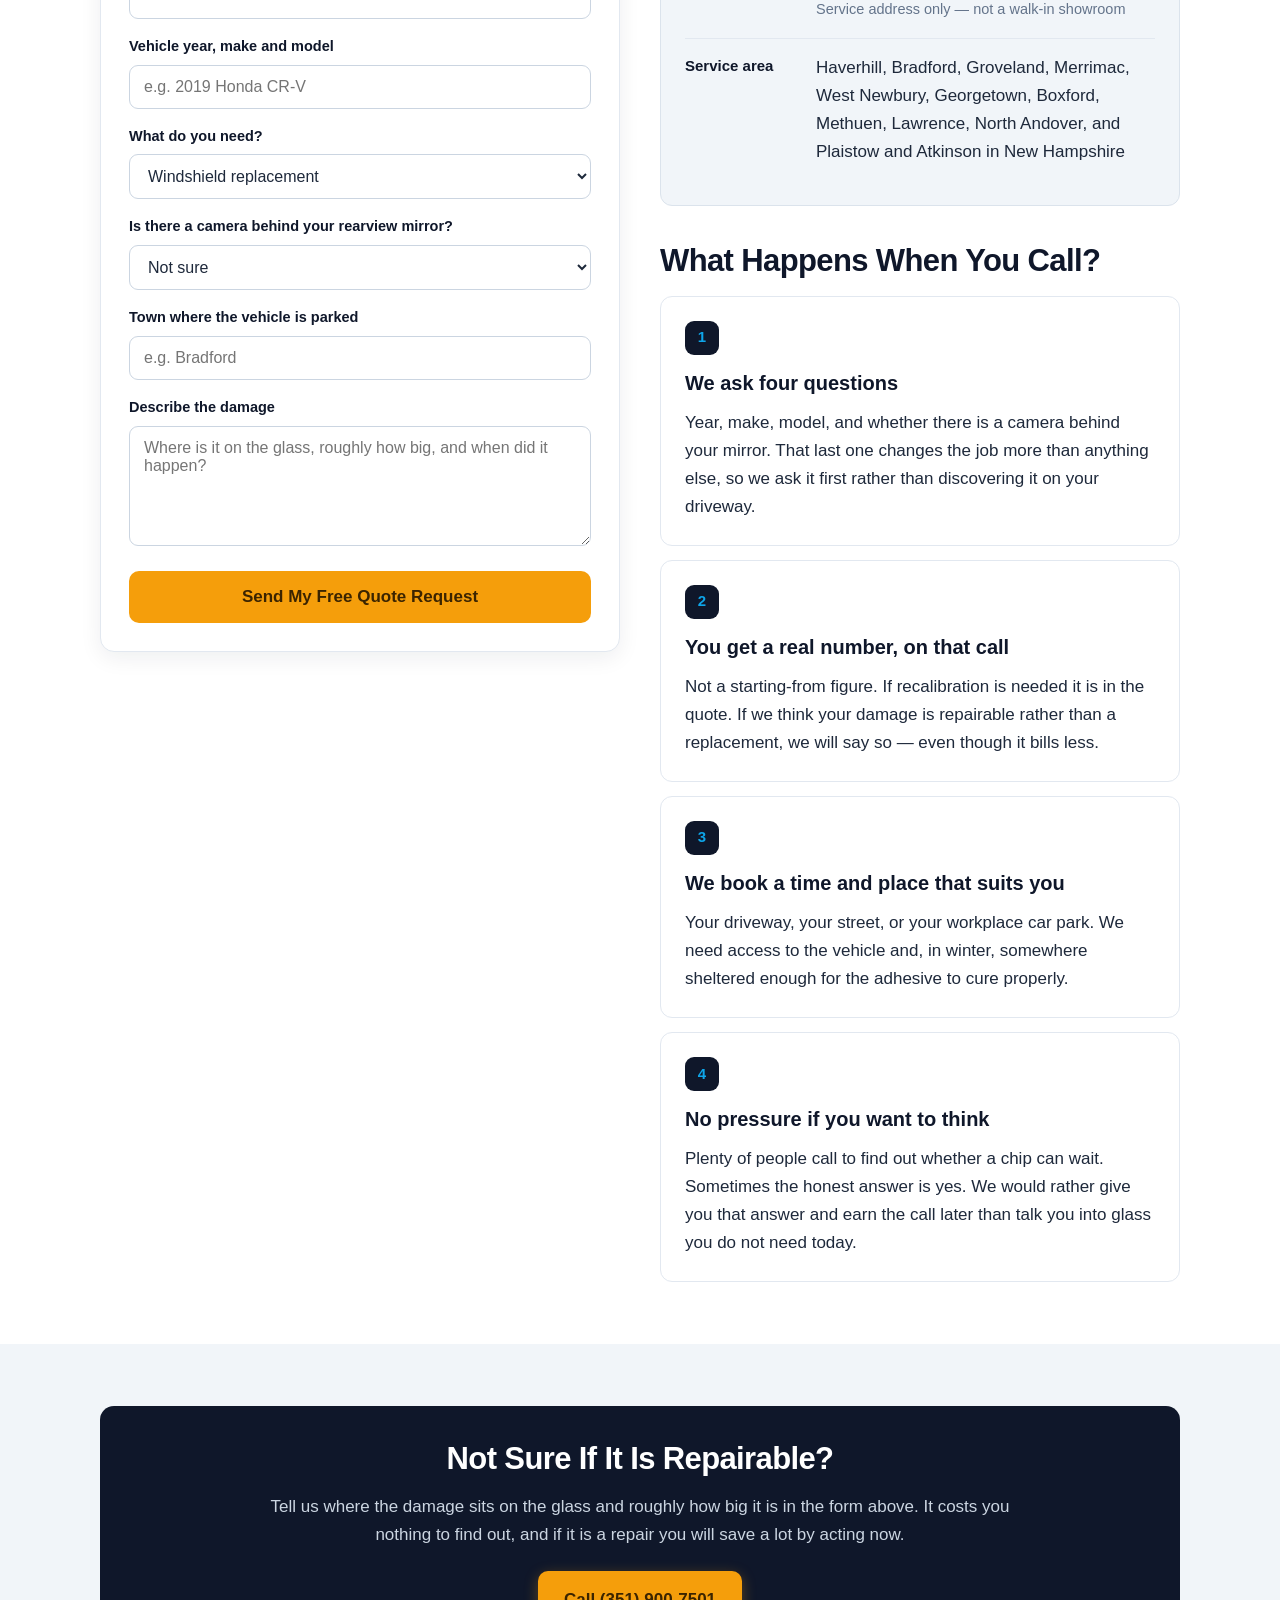
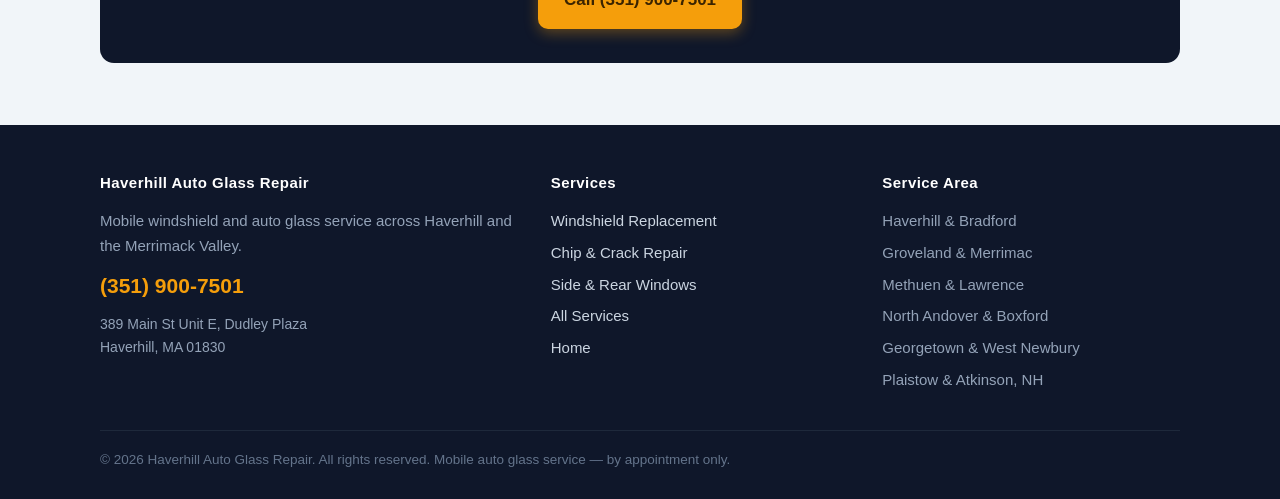
<file: contact.html>
<!DOCTYPE html>
<html lang="en">
<head>
<meta charset="utf-8">
<meta name="viewport" content="width=device-width, initial-scale=1">
<title>Contact Haverhill Auto Glass Repair | (351) 900-7501</title>
<meta name="description" content="Get a free auto glass quote in Haverhill, MA. Call (351) 900-7501 or use the form and we will tell you if it is a repair or a replacement.">
<link rel="canonical" href="https://www.haverhillautoglassrepair.com/contact.html">
<link rel="stylesheet" href="styles.css">
</head>
<body>

<!-- NAV -->
<nav class="nav">
  <div class="nav-wrap">
    <a class="brand" href="/">Haverhill Auto Glass Repair<span>Merrimack Valley Mobile Service</span></a>
    <div class="nav-links">
      <a href="/">Home</a>
      <a href="services.html">Services</a>
      <a href="windshield-replacement-haverhill-ma.html">Windshield Replacement</a>
      <a href="contact.html">Contact</a>
    </div>
    <a class="nav-call" href="tel:+13519007501">&#9742; (351) 900-7501</a>
  </div>
</nav>

<header class="hero">
  <div class="hero-wrap">
    <div>
      <span class="eyebrow">Free Quotes</span>
      <h1>Contact Our Haverhill Auto Glass Team</h1>
      <p class="lede">Call for the fastest answer, or use the form and we will tell you whether you are looking at a repair or a replacement &mdash; and what it will cost either way.</p>
      <div class="hero-cta">
        <a class="btn btn-call" href="tel:+13519007501">Call (351) 900-7501</a>
      </div>
    </div>
    <div class="hero-form">
      <h2>Get a Free Quote</h2>
      <p class="sub">Tell us the vehicle and what happened. We reply with a real number &mdash; recalibration included, no second invoice.</p>
      <form action="https://formspree.io/f/mnpqjaoy" method="POST">
        <div class="row2">
          <div class="field">
            <label for="hf-name">Name</label>
            <input type="text" id="hf-name" name="name" required>
          </div>
          <div class="field">
            <label for="hf-phone">Phone</label>
            <input type="tel" id="hf-phone" name="phone" required>
          </div>
        </div>
        <div class="field">
          <label for="hf-vehicle">Vehicle year, make and model</label>
          <input type="text" id="hf-vehicle" name="vehicle" placeholder="e.g. 2019 Honda CR-V" required>
        </div>
        <div class="field">
          <label for="hf-service">What do you need?</label>
          <select id="hf-service" name="service">
            <option>Windshield replacement</option>
            <option>Windshield chip or crack repair</option>
            <option>Side or rear window replacement</option>
            <option>ADAS camera recalibration</option>
            <option>Not sure &mdash; please advise</option>
          </select>
        </div>
        <div class="field">
          <label for="hf-town">Town the vehicle is in</label>
          <input type="text" id="hf-town" name="town" placeholder="e.g. Bradford" required>
        </div>
        <input type="text" name="_gotcha" style="display:none" tabindex="-1">
        <button type="submit" class="submit">Get My Free Quote</button>
      </form>
      <p class="hero-note">Prefer to talk? Call <a href="tel:+13519007501">(351) 900-7501</a> &mdash; fastest way to get an answer.</p>
    </div>
  </div>
</header>

<!-- IMAGE BAND -->
<div class="imgband">
  <img src="auto-glass-service-haverhill-contact.webp" alt="Auto glass quotes in Haverhill, MA" width="900" height="600">
</div>

<section class="section">
  <div class="wrap">
    <div class="split" style="align-items:start">

      <div>
        <h2>Get a Free Quote</h2>
        <p>Tell us what happened and we will come back to you with a real number. The more detail you give, the more accurate the quote.</p>
        <div class="form-card">
          <form action="https://formspree.io/f/mnpqjaoy" method="POST">
            <div class="field">
              <label for="name">Your name</label>
              <input type="text" id="name" name="name" required>
            </div>
            <div class="field">
              <label for="phone">Phone number</label>
              <input type="tel" id="phone" name="phone" required>
            </div>
            <div class="field">
              <label for="email">Email</label>
              <input type="email" id="email" name="email" required>
            </div>
            <div class="field">
              <label for="vehicle">Vehicle year, make and model</label>
              <input type="text" id="vehicle" name="vehicle" placeholder="e.g. 2019 Honda CR-V" required>
            </div>
            <div class="field">
              <label for="service">What do you need?</label>
              <select id="service" name="service">
                <option>Windshield replacement</option>
                <option>Windshield chip or crack repair</option>
                <option>Side or rear window replacement</option>
                <option>ADAS camera recalibration</option>
                <option>Not sure &mdash; please advise</option>
              </select>
            </div>
            <div class="field">
              <label for="camera">Is there a camera behind your rearview mirror?</label>
              <select id="camera" name="camera">
                <option>Not sure</option>
                <option>Yes</option>
                <option>No</option>
              </select>
            </div>
            <div class="field">
              <label for="town">Town where the vehicle is parked</label>
              <input type="text" id="town" name="town" placeholder="e.g. Bradford" required>
            </div>
            <div class="field">
              <label for="message">Describe the damage</label>
              <textarea id="message" name="message" placeholder="Where is it on the glass, roughly how big, and when did it happen?"></textarea>
            </div>
            <input type="text" name="_gotcha" style="display:none" tabindex="-1">
            <button type="submit" class="submit">Send My Free Quote Request</button>
          </form>
        </div>
      </div>

      <div>
        <h2>Reach Us Directly</h2>
        <div class="card tinted">
          <div class="inforow"><span class="k">Phone</span><span><a href="tel:+13519007501" style="font-weight:800;font-size:20px;color:#2563eb;text-decoration:underline;">(351) 900-7501</a><br><span style="font-size:14.5px;color:var(--muted)">Fastest way to reach us &mdash; call or text</span></span></div>
          <div class="inforow"><span class="k">Hours</span><span>Monday to Friday, 8:00am &ndash; 6:00pm<br>Saturday by appointment<br><span style="font-size:14.5px;color:var(--muted)">Emergency break&#8209;in cover outside these hours where we can</span></span></div>
          <div class="inforow"><span class="k">Address</span><span>389 Main St Unit E, Dudley Plaza<br>Haverhill, MA 01830<br><span style="font-size:14.5px;color:var(--muted)">Service address only &mdash; not a walk&#8209;in showroom</span></span></div>
          <div class="inforow"><span class="k">Service area</span><span>Haverhill, Bradford, Groveland, Merrimac, West Newbury, Georgetown, Boxford, Methuen, Lawrence, North Andover, and Plaistow and Atkinson in New Hampshire</span></div>
        </div>

        <h2 style="margin-top:36px">What Happens When You Call?</h2>
        <div class="card" style="margin-bottom:14px">
          <span class="num">1</span>
          <h3>We ask four questions</h3>
          <p>Year, make, model, and whether there is a camera behind your mirror. That last one changes the job more than anything else, so we ask it first rather than discovering it on your driveway.</p>
        </div>
        <div class="card" style="margin-bottom:14px">
          <span class="num">2</span>
          <h3>You get a real number, on that call</h3>
          <p>Not a starting&#8209;from figure. If recalibration is needed it is in the quote. If we think your damage is repairable rather than a replacement, we will say so &mdash; even though it bills less.</p>
        </div>
        <div class="card" style="margin-bottom:14px">
          <span class="num">3</span>
          <h3>We book a time and place that suits you</h3>
          <p>Your driveway, your street, or your workplace car park. We need access to the vehicle and, in winter, somewhere sheltered enough for the adhesive to cure properly.</p>
        </div>
        <div class="card">
          <span class="num">4</span>
          <h3>No pressure if you want to think</h3>
          <p>Plenty of people call to find out whether a chip can wait. Sometimes the honest answer is yes. We would rather give you that answer and earn the call later than talk you into glass you do not need today.</p>
        </div>
      </div>

    </div>
  </div>
</section>

<section class="section alt">
  <div class="wrap">
    <div class="callout">
      <h2>Not Sure If It Is Repairable?</h2>
      <p>Tell us where the damage sits on the glass and roughly how big it is in the form above. It costs you nothing to find out, and if it is a repair you will save a lot by acting now.</p>
      <a class="btn btn-call" href="tel:+13519007501">Call (351) 900-7501</a>
    </div>
  </div>
</section>

<!-- FOOTER -->
<footer class="footer">
  <div class="wrap">
    <div class="foot-grid">
      <div>
        <h4>Haverhill Auto Glass Repair</h4>
        <p style="margin-bottom:10px">Mobile windshield and auto glass service across Haverhill and the Merrimack Valley.</p>
        <a class="foot-phone" href="tel:+13519007501">(351) 900-7501</a>
        <p style="margin-top:10px;font-size:14px">389 Main St Unit E, Dudley Plaza<br>Haverhill, MA 01830</p>
      </div>
      <div>
        <h4>Services</h4>
        <ul>
          <li><a href="windshield-replacement-haverhill-ma.html">Windshield Replacement</a></li>
          <li><a href="windshield-chip-crack-repair-haverhill-ma.html">Chip &amp; Crack Repair</a></li>
          <li><a href="side-rear-window-replacement-haverhill-ma.html">Side &amp; Rear Windows</a></li>
          <li><a href="services.html">All Services</a></li>
          <li><a href="/">Home</a></li>
        </ul>
      </div>
      <div>
        <h4>Service Area</h4>
        <ul>
          <li>Haverhill &amp; Bradford</li>
          <li>Groveland &amp; Merrimac</li>
          <li>Methuen &amp; Lawrence</li>
          <li>North Andover &amp; Boxford</li>
          <li>Georgetown &amp; West Newbury</li>
          <li>Plaistow &amp; Atkinson, NH</li>
        </ul>
      </div>
    </div>
    <div class="foot-bot">&copy; 2026 Haverhill Auto Glass Repair. All rights reserved. Mobile auto glass service &mdash; by appointment only.</div>
  </div>
</footer>

<script type="application/ld+json">
{
  "@context": "https://schema.org",
  "@type": "LocalBusiness",
  "name": "Haverhill Auto Glass Repair",
  "telephone": "(351) 900-7501",
  "url": "https://www.haverhillautoglassrepair.com/",
  "address": {
    "@type": "PostalAddress",
    "streetAddress": "389 Main St Unit E, Dudley Plaza",
    "addressLocality": "Haverhill",
    "addressRegion": "MA",
    "postalCode": "01830",
    "addressCountry": "US"
  },
  "areaServed": "Haverhill, MA",
  "description": "Auto Glass Repair in Haverhill, MA",
  "openingHours": "Mo-Fr 08:00-18:00"
}
</script>

</body>
</html>
</file>
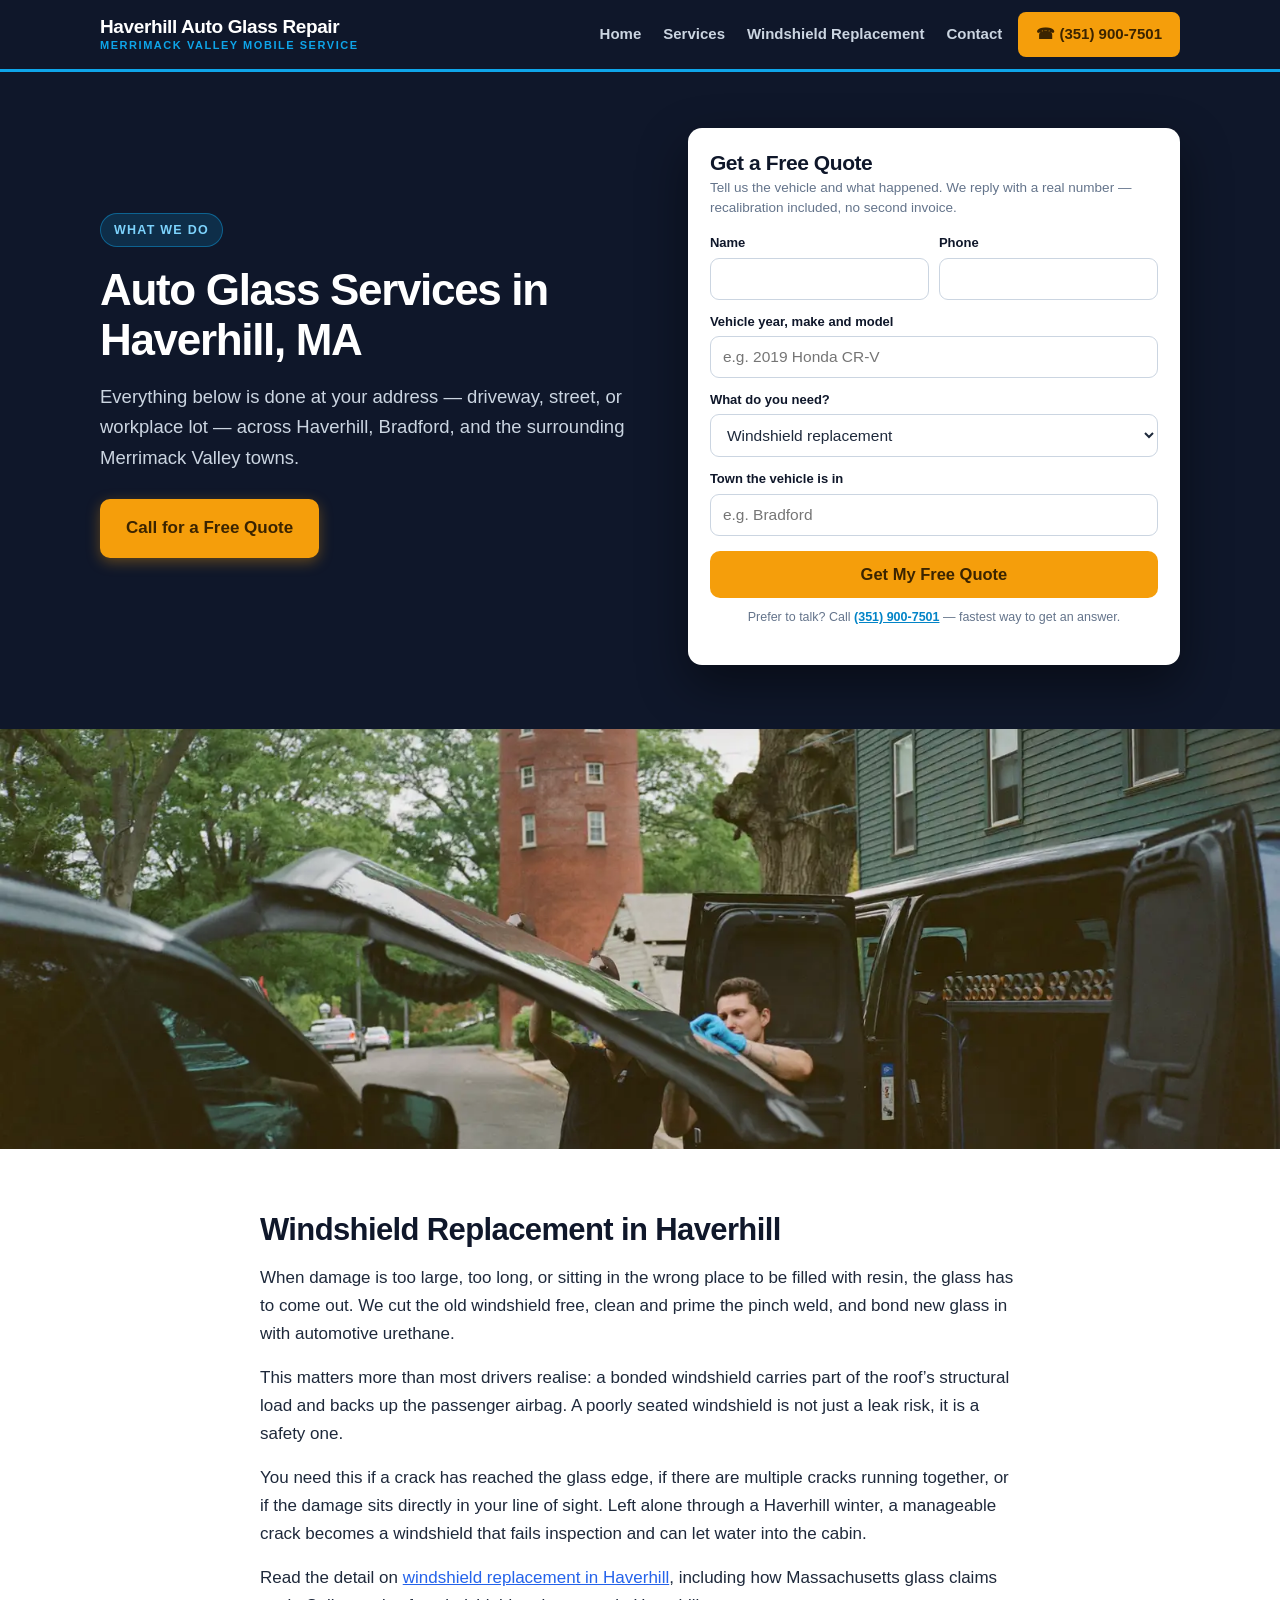
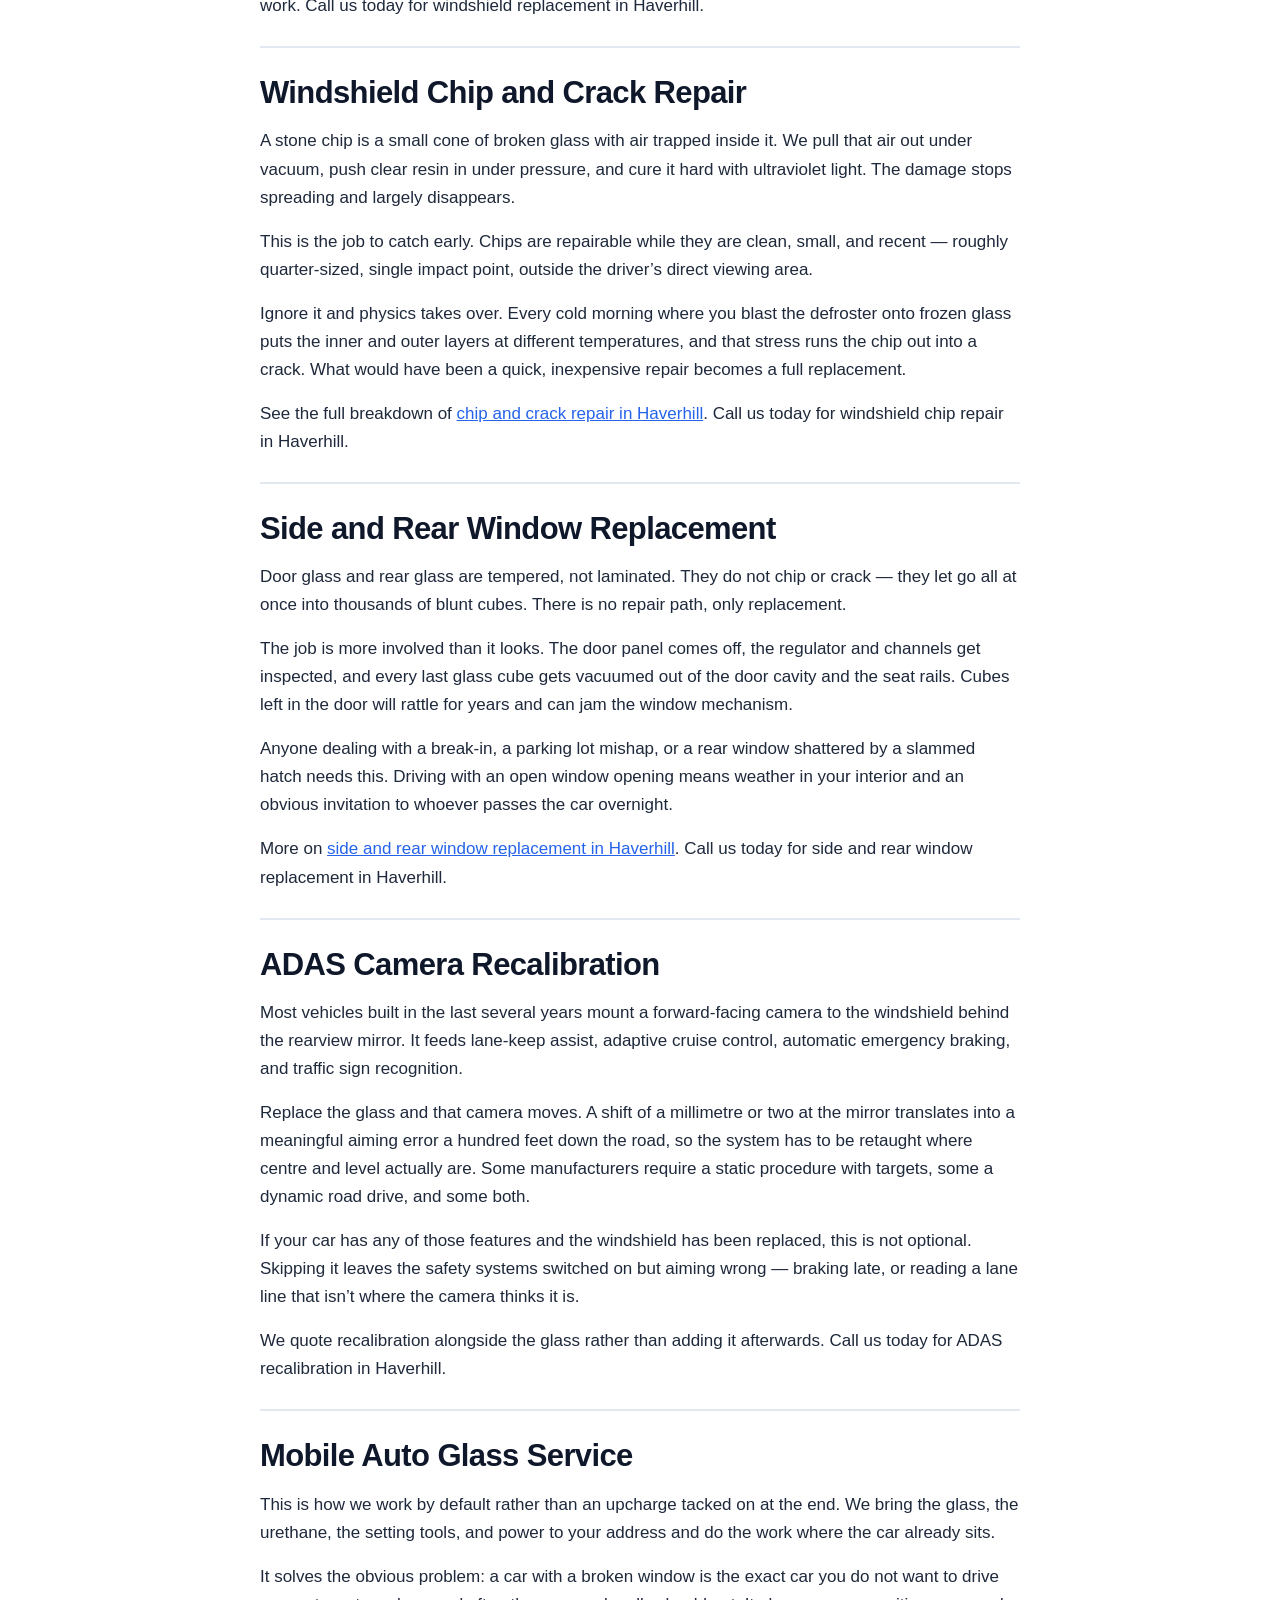
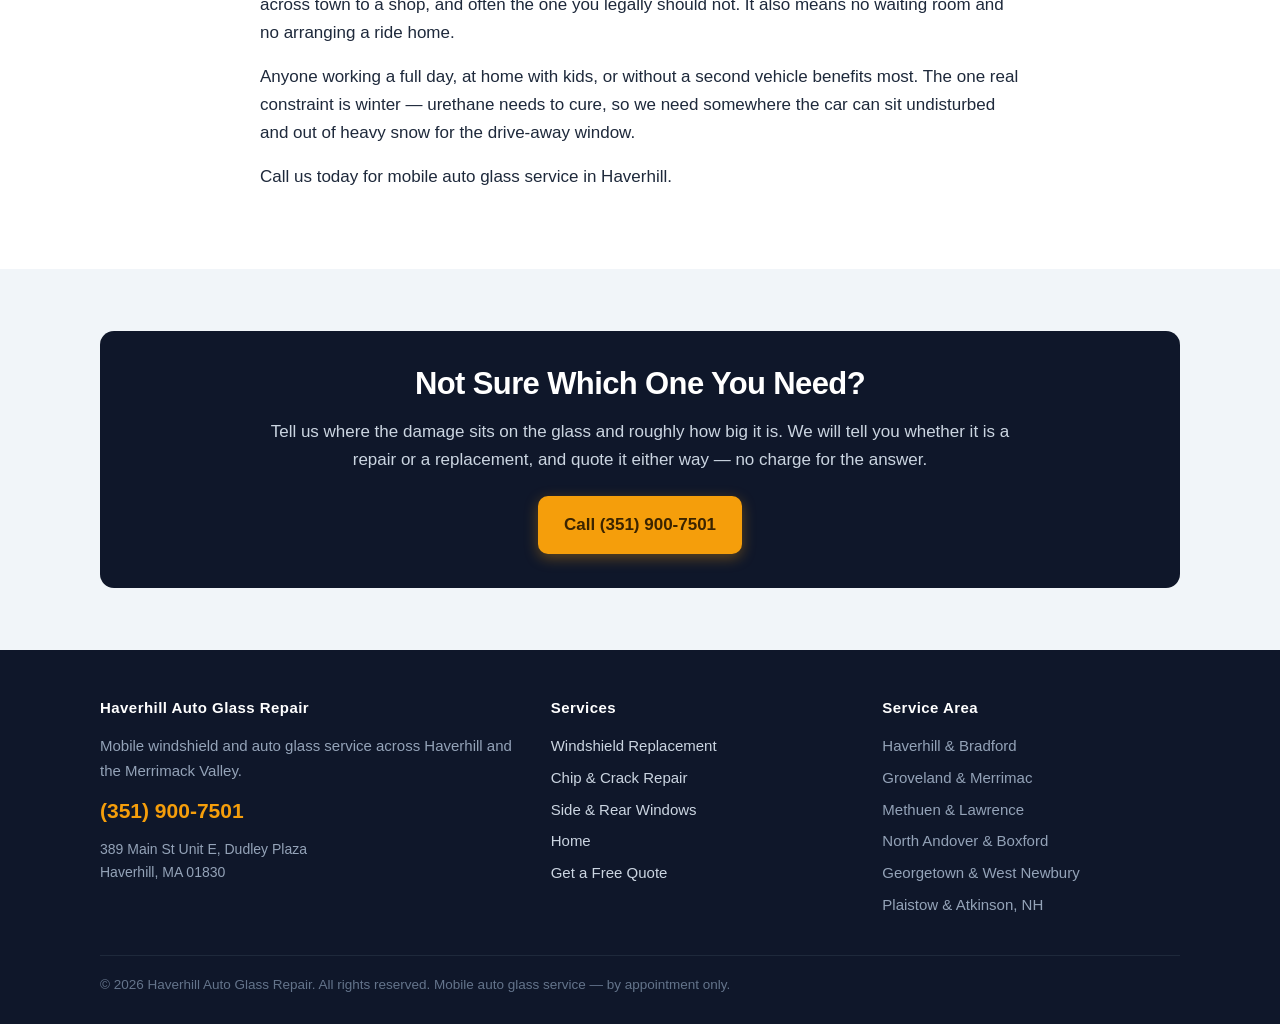
<file: services.html>
<!DOCTYPE html>
<html lang="en">
<head>
<meta charset="utf-8">
<meta name="viewport" content="width=device-width, initial-scale=1">
<title>Auto Glass Services in Haverhill, MA | Free Quotes</title>
<meta name="description" content="Windshield replacement, chip and crack repair, side and rear window glass, and ADAS recalibration in Haverhill, MA. Mobile service. Call (351) 900-7501.">
<link rel="canonical" href="https://www.haverhillautoglassrepair.com/services.html">
<link rel="stylesheet" href="styles.css">
</head>
<body>

<!-- NAV -->
<nav class="nav">
  <div class="nav-wrap">
    <a class="brand" href="/">Haverhill Auto Glass Repair<span>Merrimack Valley Mobile Service</span></a>
    <div class="nav-links">
      <a href="/">Home</a>
      <a href="services.html">Services</a>
      <a href="windshield-replacement-haverhill-ma.html">Windshield Replacement</a>
      <a href="contact.html">Contact</a>
    </div>
    <a class="nav-call" href="tel:+13519007501">&#9742; (351) 900-7501</a>
  </div>
</nav>

<!-- PAGE HEAD -->
<header class="hero">
  <div class="hero-wrap">
    <div>
      <span class="eyebrow">What We Do</span>
      <h1>Auto Glass Services in Haverhill, MA</h1>
      <p class="lede">Everything below is done at your address &mdash; driveway, street, or workplace lot &mdash; across Haverhill, Bradford, and the surrounding Merrimack Valley towns.</p>
      <div class="hero-cta">
        <a class="btn btn-call" href="tel:+13519007501">Call for a Free Quote</a>
      </div>
    </div>
    <div class="hero-form">
      <h2>Get a Free Quote</h2>
      <p class="sub">Tell us the vehicle and what happened. We reply with a real number &mdash; recalibration included, no second invoice.</p>
      <form action="https://formspree.io/f/mnpqjaoy" method="POST">
        <div class="row2">
          <div class="field">
            <label for="hf-name">Name</label>
            <input type="text" id="hf-name" name="name" required>
          </div>
          <div class="field">
            <label for="hf-phone">Phone</label>
            <input type="tel" id="hf-phone" name="phone" required>
          </div>
        </div>
        <div class="field">
          <label for="hf-vehicle">Vehicle year, make and model</label>
          <input type="text" id="hf-vehicle" name="vehicle" placeholder="e.g. 2019 Honda CR-V" required>
        </div>
        <div class="field">
          <label for="hf-service">What do you need?</label>
          <select id="hf-service" name="service">
            <option>Windshield replacement</option>
            <option>Windshield chip or crack repair</option>
            <option>Side or rear window replacement</option>
            <option>ADAS camera recalibration</option>
            <option>Not sure &mdash; please advise</option>
          </select>
        </div>
        <div class="field">
          <label for="hf-town">Town the vehicle is in</label>
          <input type="text" id="hf-town" name="town" placeholder="e.g. Bradford" required>
        </div>
        <input type="text" name="_gotcha" style="display:none" tabindex="-1">
        <button type="submit" class="submit">Get My Free Quote</button>
      </form>
      <p class="hero-note">Prefer to talk? Call <a href="tel:+13519007501">(351) 900-7501</a> &mdash; fastest way to get an answer.</p>
    </div>
  </div>
</header>

<!-- IMAGE BAND -->
<div class="imgband">
  <img src="auto-glass-shop-haverhill-services.webp" alt="Auto glass services in Haverhill, MA" width="1600" height="1066">
</div>

<section class="section">
  <div class="wrap narrow">

    <div class="svc-block">
      <h2>Windshield Replacement in Haverhill</h2>
      <p>When damage is too large, too long, or sitting in the wrong place to be filled with resin, the glass has to come out. We cut the old windshield free, clean and prime the pinch weld, and bond new glass in with automotive urethane.</p>
      <p>This matters more than most drivers realise: a bonded windshield carries part of the roof&rsquo;s structural load and backs up the passenger airbag. A poorly seated windshield is not just a leak risk, it is a safety one.</p>
      <p>You need this if a crack has reached the glass edge, if there are multiple cracks running together, or if the damage sits directly in your line of sight. Left alone through a Haverhill winter, a manageable crack becomes a windshield that fails inspection and can let water into the cabin.</p>
      <p>Read the detail on <a href="windshield-replacement-haverhill-ma.html">windshield replacement in Haverhill</a>, including how Massachusetts glass claims work. Call us today for windshield replacement in Haverhill.</p>
    </div>

    <div class="svc-block">
      <h2>Windshield Chip and Crack Repair</h2>
      <p>A stone chip is a small cone of broken glass with air trapped inside it. We pull that air out under vacuum, push clear resin in under pressure, and cure it hard with ultraviolet light. The damage stops spreading and largely disappears.</p>
      <p>This is the job to catch early. Chips are repairable while they are clean, small, and recent &mdash; roughly quarter&#8209;sized, single impact point, outside the driver&rsquo;s direct viewing area.</p>
      <p>Ignore it and physics takes over. Every cold morning where you blast the defroster onto frozen glass puts the inner and outer layers at different temperatures, and that stress runs the chip out into a crack. What would have been a quick, inexpensive repair becomes a full replacement.</p>
      <p>See the full breakdown of <a href="windshield-chip-crack-repair-haverhill-ma.html">chip and crack repair in Haverhill</a>. Call us today for windshield chip repair in Haverhill.</p>
    </div>

    <div class="svc-block">
      <h2>Side and Rear Window Replacement</h2>
      <p>Door glass and rear glass are tempered, not laminated. They do not chip or crack &mdash; they let go all at once into thousands of blunt cubes. There is no repair path, only replacement.</p>
      <p>The job is more involved than it looks. The door panel comes off, the regulator and channels get inspected, and every last glass cube gets vacuumed out of the door cavity and the seat rails. Cubes left in the door will rattle for years and can jam the window mechanism.</p>
      <p>Anyone dealing with a break&#8209;in, a parking lot mishap, or a rear window shattered by a slammed hatch needs this. Driving with an open window opening means weather in your interior and an obvious invitation to whoever passes the car overnight.</p>
      <p>More on <a href="side-rear-window-replacement-haverhill-ma.html">side and rear window replacement in Haverhill</a>. Call us today for side and rear window replacement in Haverhill.</p>
    </div>

    <div class="svc-block">
      <h2>ADAS Camera Recalibration</h2>
      <p>Most vehicles built in the last several years mount a forward&#8209;facing camera to the windshield behind the rearview mirror. It feeds lane&#8209;keep assist, adaptive cruise control, automatic emergency braking, and traffic sign recognition.</p>
      <p>Replace the glass and that camera moves. A shift of a millimetre or two at the mirror translates into a meaningful aiming error a hundred feet down the road, so the system has to be retaught where centre and level actually are. Some manufacturers require a static procedure with targets, some a dynamic road drive, and some both.</p>
      <p>If your car has any of those features and the windshield has been replaced, this is not optional. Skipping it leaves the safety systems switched on but aiming wrong &mdash; braking late, or reading a lane line that isn&rsquo;t where the camera thinks it is.</p>
      <p>We quote recalibration alongside the glass rather than adding it afterwards. Call us today for ADAS recalibration in Haverhill.</p>
    </div>

    <div class="svc-block">
      <h2>Mobile Auto Glass Service</h2>
      <p>This is how we work by default rather than an upcharge tacked on at the end. We bring the glass, the urethane, the setting tools, and power to your address and do the work where the car already sits.</p>
      <p>It solves the obvious problem: a car with a broken window is the exact car you do not want to drive across town to a shop, and often the one you legally should not. It also means no waiting room and no arranging a ride home.</p>
      <p>Anyone working a full day, at home with kids, or without a second vehicle benefits most. The one real constraint is winter &mdash; urethane needs to cure, so we need somewhere the car can sit undisturbed and out of heavy snow for the drive&#8209;away window.</p>
      <p>Call us today for mobile auto glass service in Haverhill.</p>
    </div>

  </div>
</section>

<section class="section alt">
  <div class="wrap">
    <div class="callout">
      <h2>Not Sure Which One You Need?</h2>
      <p>Tell us where the damage sits on the glass and roughly how big it is. We will tell you whether it is a repair or a replacement, and quote it either way &mdash; no charge for the answer.</p>
      <a class="btn btn-call" href="tel:+13519007501">Call (351) 900-7501</a>
    </div>
  </div>
</section>

<!-- FOOTER -->
<footer class="footer">
  <div class="wrap">
    <div class="foot-grid">
      <div>
        <h4>Haverhill Auto Glass Repair</h4>
        <p style="margin-bottom:10px">Mobile windshield and auto glass service across Haverhill and the Merrimack Valley.</p>
        <a class="foot-phone" href="tel:+13519007501">(351) 900-7501</a>
        <p style="margin-top:10px;font-size:14px">389 Main St Unit E, Dudley Plaza<br>Haverhill, MA 01830</p>
      </div>
      <div>
        <h4>Services</h4>
        <ul>
          <li><a href="windshield-replacement-haverhill-ma.html">Windshield Replacement</a></li>
          <li><a href="windshield-chip-crack-repair-haverhill-ma.html">Chip &amp; Crack Repair</a></li>
          <li><a href="side-rear-window-replacement-haverhill-ma.html">Side &amp; Rear Windows</a></li>
          <li><a href="/">Home</a></li>
          <li><a href="contact.html">Get a Free Quote</a></li>
        </ul>
      </div>
      <div>
        <h4>Service Area</h4>
        <ul>
          <li>Haverhill &amp; Bradford</li>
          <li>Groveland &amp; Merrimac</li>
          <li>Methuen &amp; Lawrence</li>
          <li>North Andover &amp; Boxford</li>
          <li>Georgetown &amp; West Newbury</li>
          <li>Plaistow &amp; Atkinson, NH</li>
        </ul>
      </div>
    </div>
    <div class="foot-bot">&copy; 2026 Haverhill Auto Glass Repair. All rights reserved. Mobile auto glass service &mdash; by appointment only.</div>
  </div>
</footer>

<script type="application/ld+json">
{
  "@context": "https://schema.org",
  "@type": "LocalBusiness",
  "name": "Haverhill Auto Glass Repair",
  "telephone": "(351) 900-7501",
  "url": "https://www.haverhillautoglassrepair.com/",
  "address": {
    "@type": "PostalAddress",
    "streetAddress": "389 Main St Unit E, Dudley Plaza",
    "addressLocality": "Haverhill",
    "addressRegion": "MA",
    "postalCode": "01830",
    "addressCountry": "US"
  },
  "areaServed": "Haverhill, MA",
  "description": "Auto Glass Repair in Haverhill, MA",
  "openingHours": "Mo-Fr 08:00-18:00"
}
</script>

<script type="application/ld+json">
{
  "@context": "https://schema.org",
  "@type": "Service",
  "serviceType": "Auto Glass Repair",
  "areaServed": "Haverhill",
  "provider": { "@type": "LocalBusiness", "name": "Haverhill Auto Glass Repair" }
}
</script>

</body>
</html>
</file>
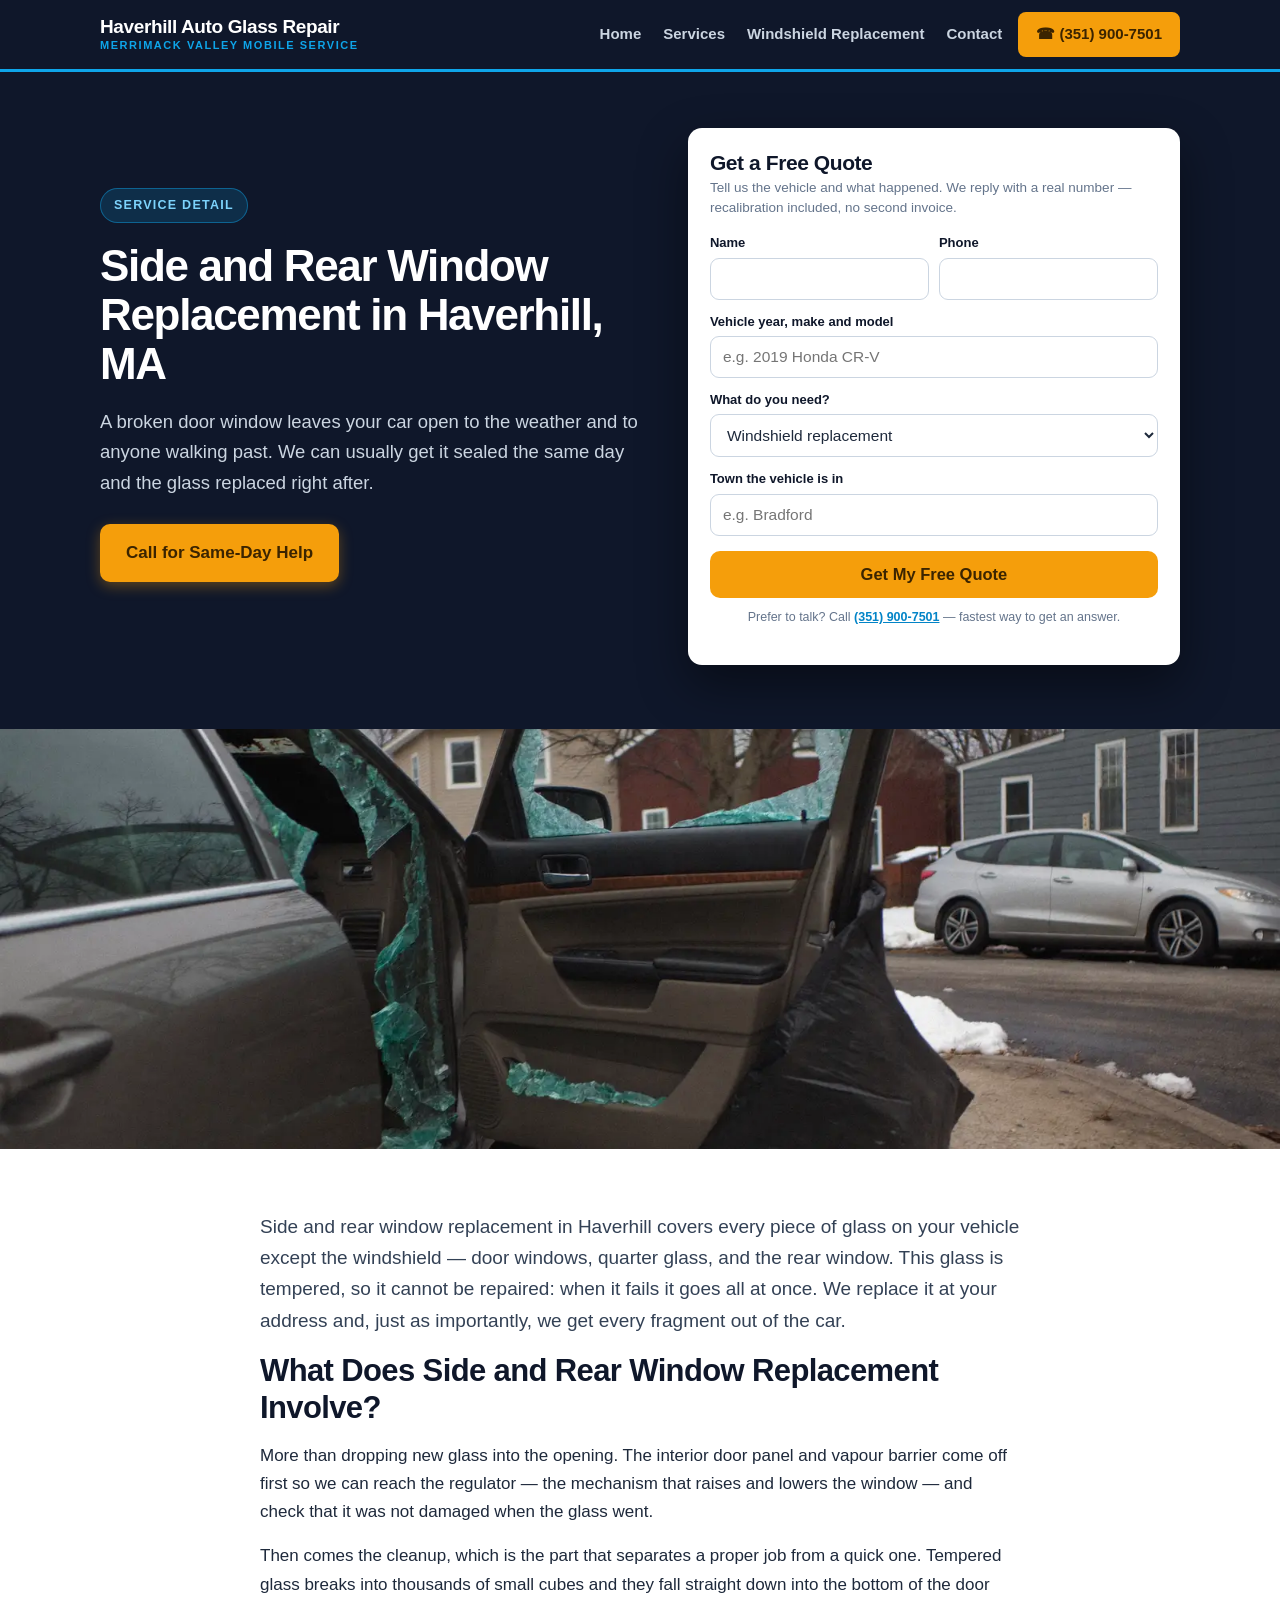
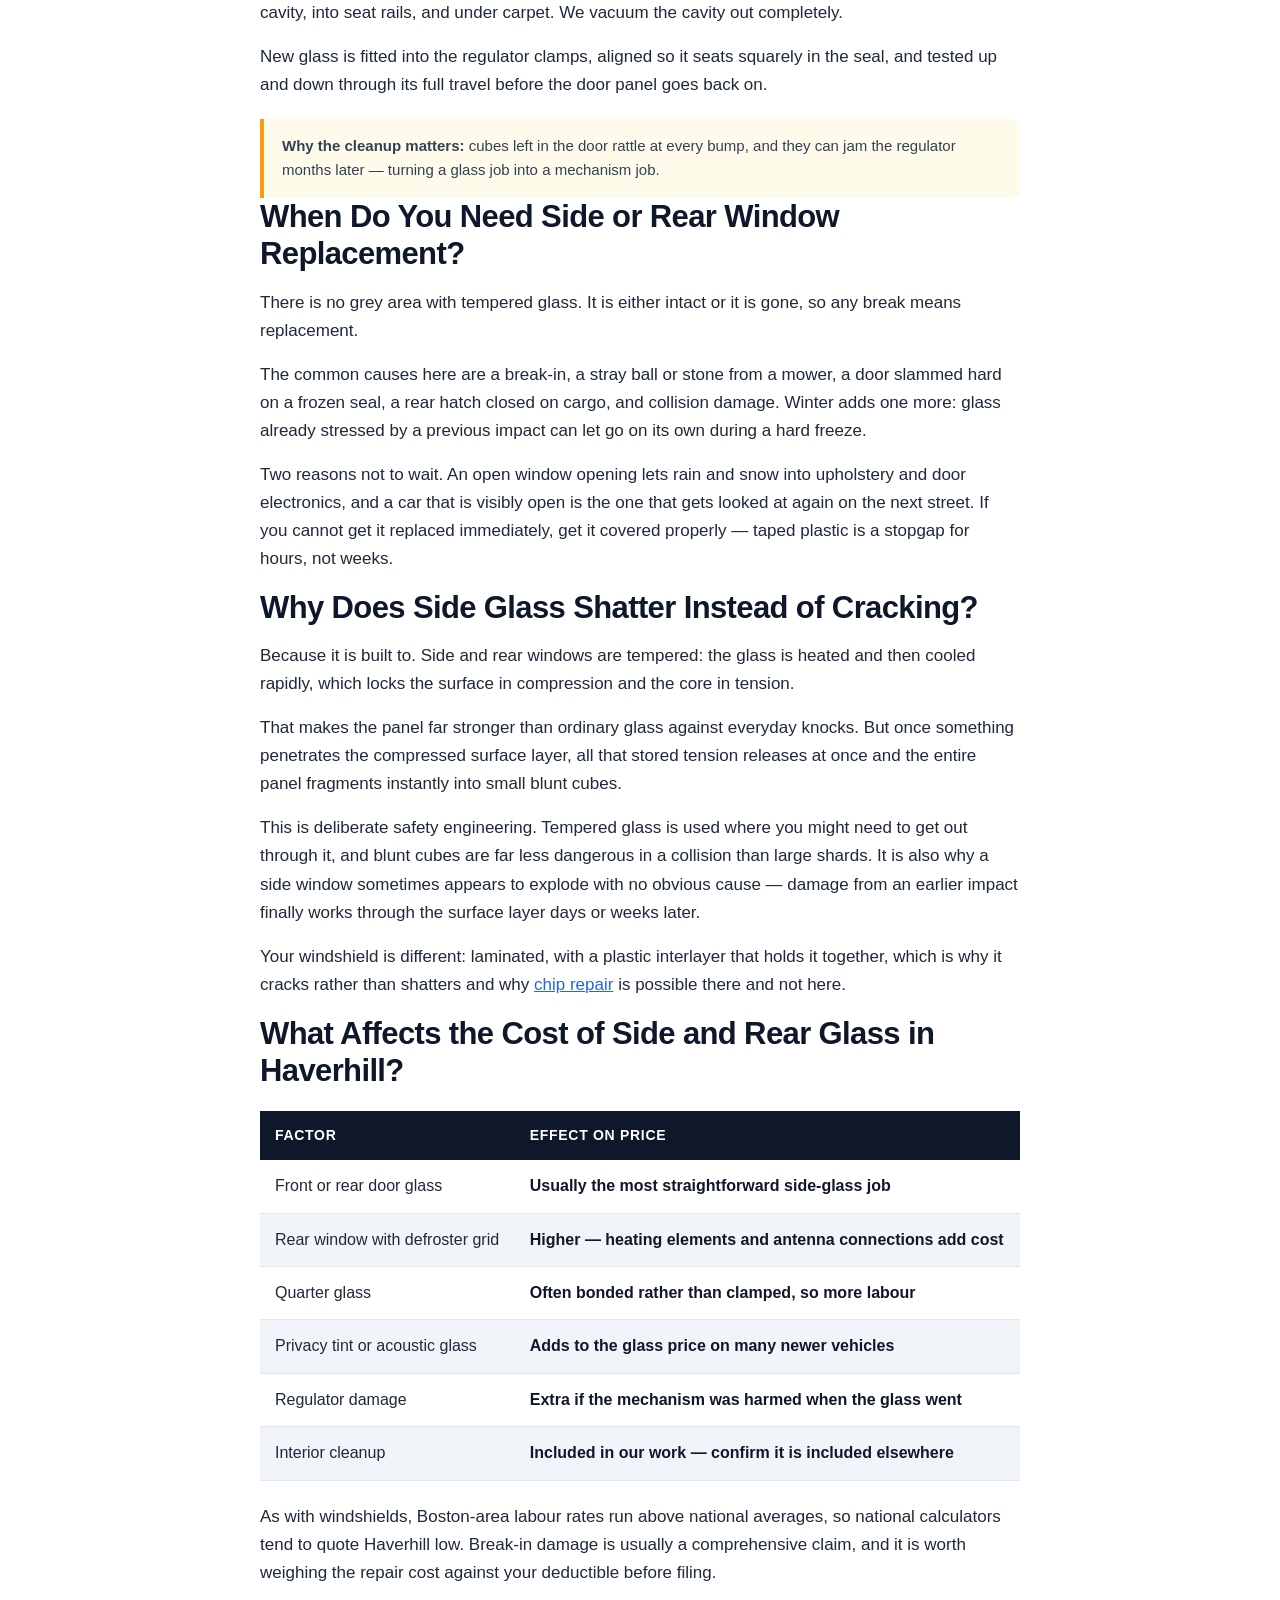
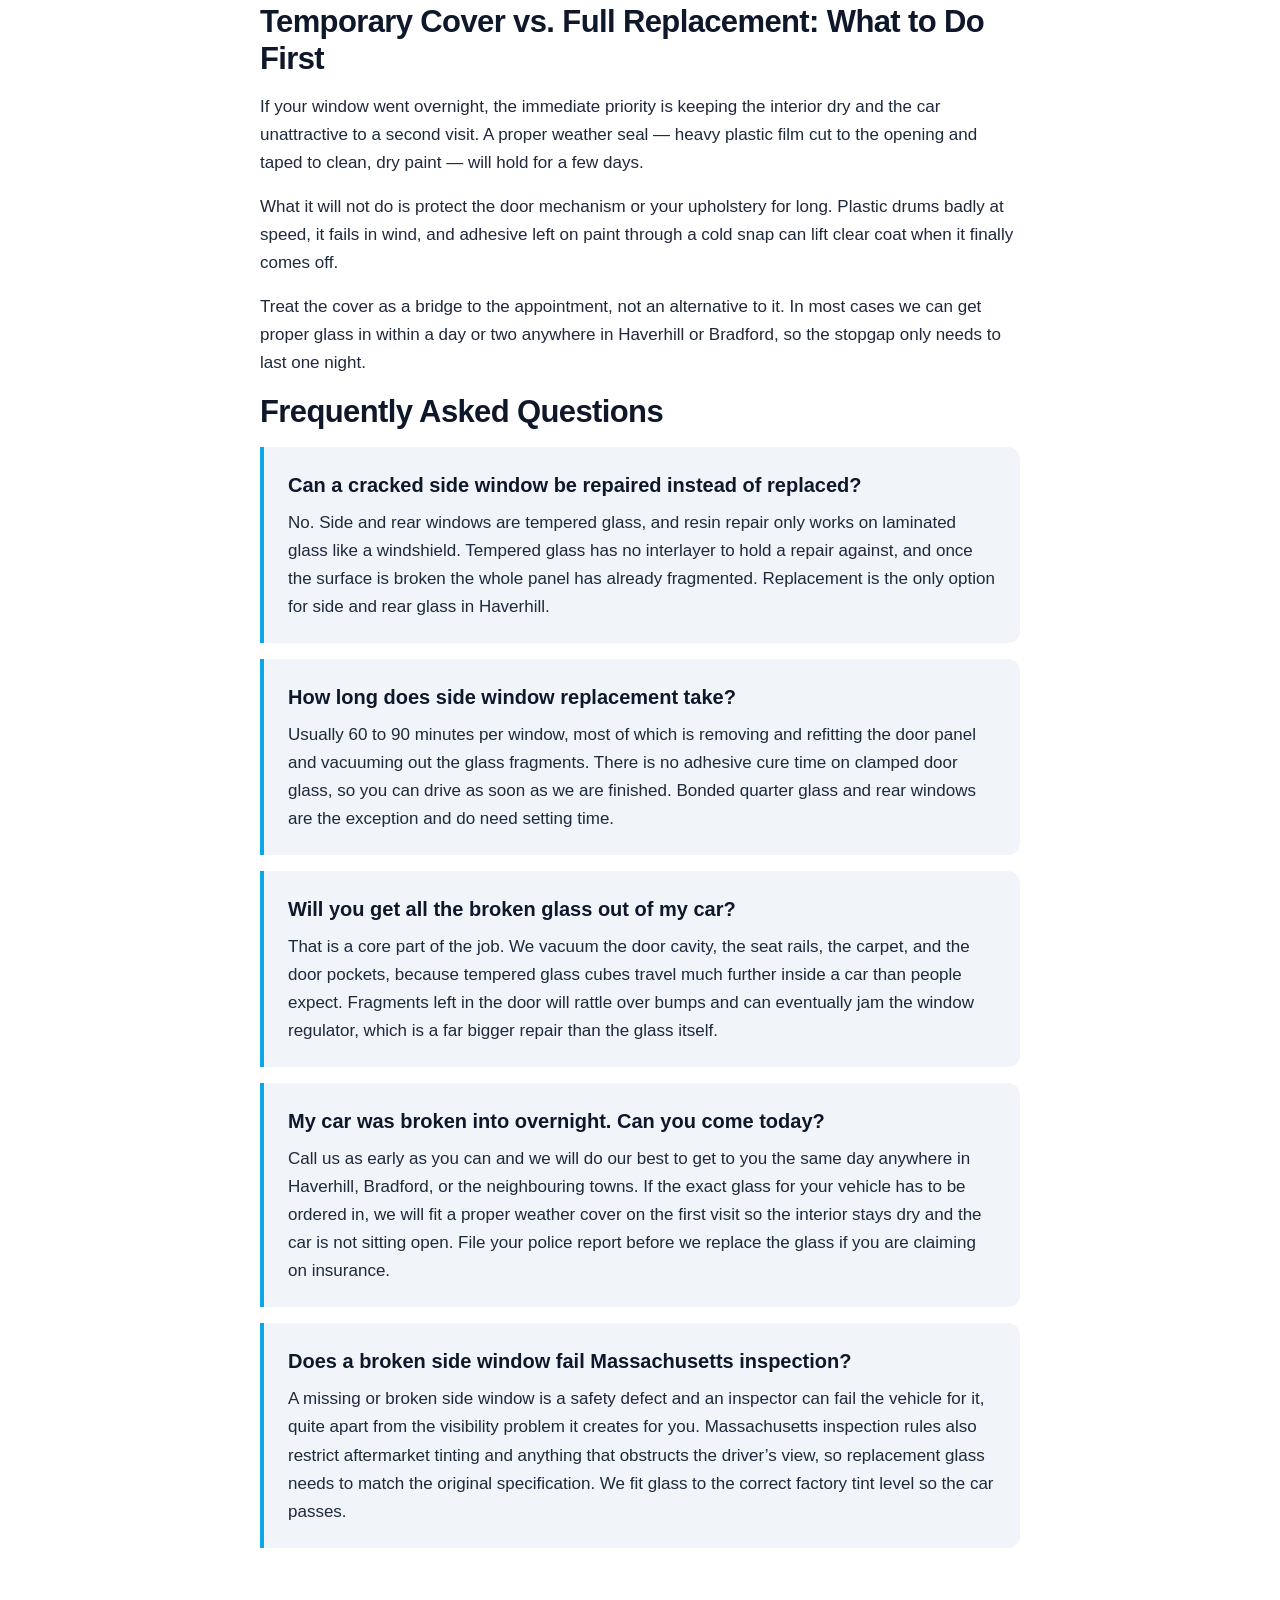
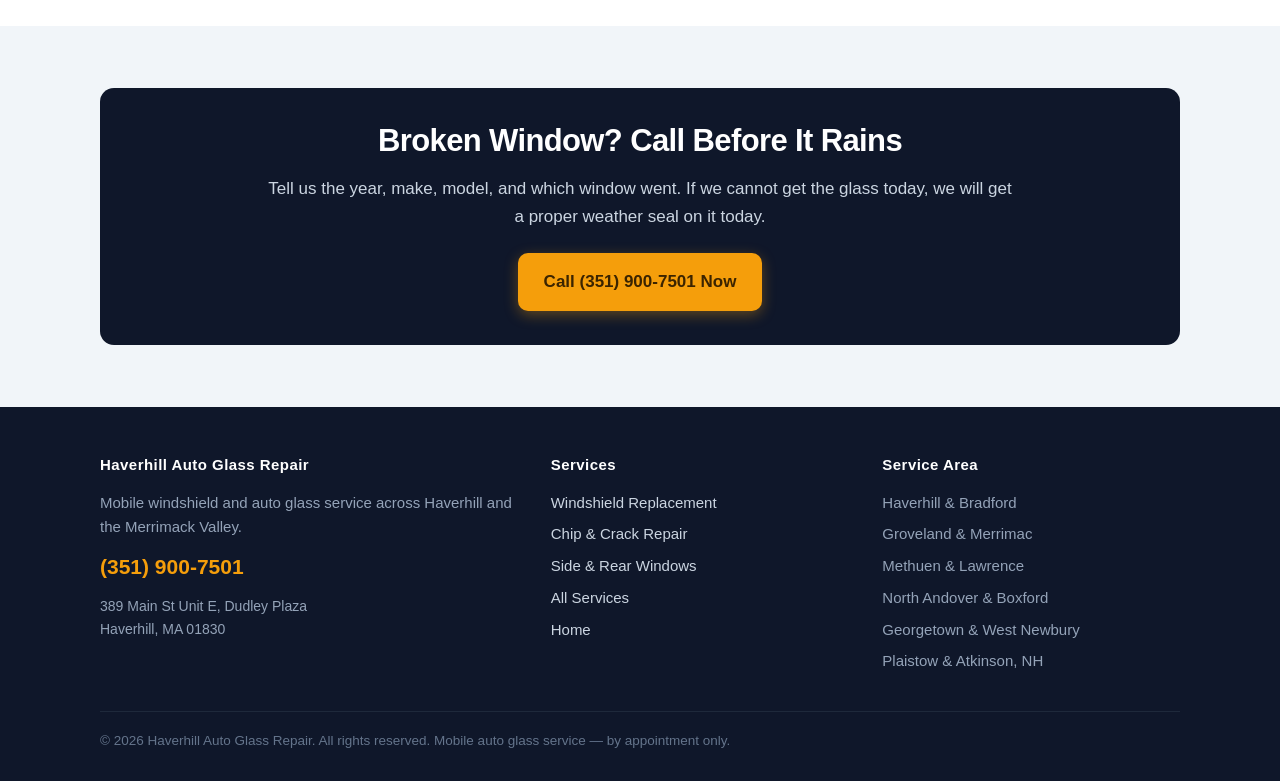
<file: side-rear-window-replacement-haverhill-ma.html>
<!DOCTYPE html>
<html lang="en">
<head>
<meta charset="utf-8">
<meta name="viewport" content="width=device-width, initial-scale=1">
<title>Side &amp; Rear Window Replacement | Haverhill, MA</title>
<meta name="description" content="Broken car door or rear window in Haverhill, MA? Mobile side and rear glass replacement with full cleanup of tempered glass. Call (351) 900-7501.">
<link rel="canonical" href="https://www.haverhillautoglassrepair.com/side-rear-window-replacement-haverhill-ma.html">
<link rel="stylesheet" href="styles.css">
</head>
<body>

<!-- NAV -->
<nav class="nav">
  <div class="nav-wrap">
    <a class="brand" href="/">Haverhill Auto Glass Repair<span>Merrimack Valley Mobile Service</span></a>
    <div class="nav-links">
      <a href="/">Home</a>
      <a href="services.html">Services</a>
      <a href="windshield-replacement-haverhill-ma.html">Windshield Replacement</a>
      <a href="contact.html">Contact</a>
    </div>
    <a class="nav-call" href="tel:+13519007501">&#9742; (351) 900-7501</a>
  </div>
</nav>

<header class="hero">
  <div class="hero-wrap">
    <div>
      <span class="eyebrow">Service Detail</span>
      <h1>Side and Rear Window Replacement in Haverhill, MA</h1>
      <p class="lede">A broken door window leaves your car open to the weather and to anyone walking past. We can usually get it sealed the same day and the glass replaced right after.</p>
      <div class="hero-cta">
        <a class="btn btn-call" href="tel:+13519007501">Call for Same-Day Help</a>
      </div>
    </div>
    <div class="hero-form">
      <h2>Get a Free Quote</h2>
      <p class="sub">Tell us the vehicle and what happened. We reply with a real number &mdash; recalibration included, no second invoice.</p>
      <form action="https://formspree.io/f/mnpqjaoy" method="POST">
        <div class="row2">
          <div class="field">
            <label for="hf-name">Name</label>
            <input type="text" id="hf-name" name="name" required>
          </div>
          <div class="field">
            <label for="hf-phone">Phone</label>
            <input type="tel" id="hf-phone" name="phone" required>
          </div>
        </div>
        <div class="field">
          <label for="hf-vehicle">Vehicle year, make and model</label>
          <input type="text" id="hf-vehicle" name="vehicle" placeholder="e.g. 2019 Honda CR-V" required>
        </div>
        <div class="field">
          <label for="hf-service">What do you need?</label>
          <select id="hf-service" name="service">
            <option>Windshield replacement</option>
            <option>Windshield chip or crack repair</option>
            <option>Side or rear window replacement</option>
            <option>ADAS camera recalibration</option>
            <option>Not sure &mdash; please advise</option>
          </select>
        </div>
        <div class="field">
          <label for="hf-town">Town the vehicle is in</label>
          <input type="text" id="hf-town" name="town" placeholder="e.g. Bradford" required>
        </div>
        <input type="text" name="_gotcha" style="display:none" tabindex="-1">
        <button type="submit" class="submit">Get My Free Quote</button>
      </form>
      <p class="hero-note">Prefer to talk? Call <a href="tel:+13519007501">(351) 900-7501</a> &mdash; fastest way to get an answer.</p>
    </div>
  </div>
</header>

<!-- IMAGE BAND -->
<div class="imgband">
  <img src="side-window-replacement-haverhill.webp" alt="Side window replacement in Haverhill, MA" width="1600" height="1066">
</div>

<section class="section">
  <div class="wrap narrow">
    <p class="lead">Side and rear window replacement in Haverhill covers every piece of glass on your vehicle except the windshield &mdash; door windows, quarter glass, and the rear window. This glass is tempered, so it cannot be repaired: when it fails it goes all at once. We replace it at your address and, just as importantly, we get every fragment out of the car.</p>

    <h2>What Does Side and Rear Window Replacement Involve?</h2>
    <p>More than dropping new glass into the opening. The interior door panel and vapour barrier come off first so we can reach the regulator &mdash; the mechanism that raises and lowers the window &mdash; and check that it was not damaged when the glass went.</p>
    <p>Then comes the cleanup, which is the part that separates a proper job from a quick one. Tempered glass breaks into thousands of small cubes and they fall straight down into the bottom of the door cavity, into seat rails, and under carpet. We vacuum the cavity out completely.</p>
    <p>New glass is fitted into the regulator clamps, aligned so it seats squarely in the seal, and tested up and down through its full travel before the door panel goes back on.</p>
    <div class="note" style="margin-top:20px"><strong>Why the cleanup matters:</strong> cubes left in the door rattle at every bump, and they can jam the regulator months later &mdash; turning a glass job into a mechanism job.</div>

    <h2>When Do You Need Side or Rear Window Replacement?</h2>
    <p>There is no grey area with tempered glass. It is either intact or it is gone, so any break means replacement.</p>
    <p>The common causes here are a break&#8209;in, a stray ball or stone from a mower, a door slammed hard on a frozen seal, a rear hatch closed on cargo, and collision damage. Winter adds one more: glass already stressed by a previous impact can let go on its own during a hard freeze.</p>
    <p>Two reasons not to wait. An open window opening lets rain and snow into upholstery and door electronics, and a car that is visibly open is the one that gets looked at again on the next street. If you cannot get it replaced immediately, get it covered properly &mdash; taped plastic is a stopgap for hours, not weeks.</p>

    <h2>Why Does Side Glass Shatter Instead of Cracking?</h2>
    <p>Because it is built to. Side and rear windows are tempered: the glass is heated and then cooled rapidly, which locks the surface in compression and the core in tension.</p>
    <p>That makes the panel far stronger than ordinary glass against everyday knocks. But once something penetrates the compressed surface layer, all that stored tension releases at once and the entire panel fragments instantly into small blunt cubes.</p>
    <p>This is deliberate safety engineering. Tempered glass is used where you might need to get out through it, and blunt cubes are far less dangerous in a collision than large shards. It is also why a side window sometimes appears to explode with no obvious cause &mdash; damage from an earlier impact finally works through the surface layer days or weeks later.</p>
    <p>Your windshield is different: laminated, with a plastic interlayer that holds it together, which is why it cracks rather than shatters and why <a href="windshield-chip-crack-repair-haverhill-ma.html">chip repair</a> is possible there and not here.</p>

    <h2>What Affects the Cost of Side and Rear Glass in Haverhill?</h2>
    <table class="ctable">
      <thead><tr><th>Factor</th><th>Effect on price</th></tr></thead>
      <tbody>
        <tr><td>Front or rear door glass</td><td>Usually the most straightforward side&#8209;glass job</td></tr>
        <tr><td>Rear window with defroster grid</td><td>Higher &mdash; heating elements and antenna connections add cost</td></tr>
        <tr><td>Quarter glass</td><td>Often bonded rather than clamped, so more labour</td></tr>
        <tr><td>Privacy tint or acoustic glass</td><td>Adds to the glass price on many newer vehicles</td></tr>
        <tr><td>Regulator damage</td><td>Extra if the mechanism was harmed when the glass went</td></tr>
        <tr><td>Interior cleanup</td><td>Included in our work &mdash; confirm it is included elsewhere</td></tr>
      </tbody>
    </table>
    <p>As with windshields, Boston&#8209;area labour rates run above national averages, so national calculators tend to quote Haverhill low. Break&#8209;in damage is usually a comprehensive claim, and it is worth weighing the repair cost against your deductible before filing.</p>

    <h2>Temporary Cover vs. Full Replacement: What to Do First</h2>
    <p>If your window went overnight, the immediate priority is keeping the interior dry and the car unattractive to a second visit. A proper weather seal &mdash; heavy plastic film cut to the opening and taped to clean, dry paint &mdash; will hold for a few days.</p>
    <p>What it will not do is protect the door mechanism or your upholstery for long. Plastic drums badly at speed, it fails in wind, and adhesive left on paint through a cold snap can lift clear coat when it finally comes off.</p>
    <p>Treat the cover as a bridge to the appointment, not an alternative to it. In most cases we can get proper glass in within a day or two anywhere in Haverhill or Bradford, so the stopgap only needs to last one night.</p>

    <h2>Frequently Asked Questions</h2>

    <div class="faq">
      <h3>Can a cracked side window be repaired instead of replaced?</h3>
      <p>No. Side and rear windows are tempered glass, and resin repair only works on laminated glass like a windshield. Tempered glass has no interlayer to hold a repair against, and once the surface is broken the whole panel has already fragmented. Replacement is the only option for side and rear glass in Haverhill.</p>
    </div>

    <div class="faq">
      <h3>How long does side window replacement take?</h3>
      <p>Usually 60 to 90 minutes per window, most of which is removing and refitting the door panel and vacuuming out the glass fragments. There is no adhesive cure time on clamped door glass, so you can drive as soon as we are finished. Bonded quarter glass and rear windows are the exception and do need setting time.</p>
    </div>

    <div class="faq">
      <h3>Will you get all the broken glass out of my car?</h3>
      <p>That is a core part of the job. We vacuum the door cavity, the seat rails, the carpet, and the door pockets, because tempered glass cubes travel much further inside a car than people expect. Fragments left in the door will rattle over bumps and can eventually jam the window regulator, which is a far bigger repair than the glass itself.</p>
    </div>

    <div class="faq">
      <h3>My car was broken into overnight. Can you come today?</h3>
      <p>Call us as early as you can and we will do our best to get to you the same day anywhere in Haverhill, Bradford, or the neighbouring towns. If the exact glass for your vehicle has to be ordered in, we will fit a proper weather cover on the first visit so the interior stays dry and the car is not sitting open. File your police report before we replace the glass if you are claiming on insurance.</p>
    </div>

    <div class="faq">
      <h3>Does a broken side window fail Massachusetts inspection?</h3>
      <p>A missing or broken side window is a safety defect and an inspector can fail the vehicle for it, quite apart from the visibility problem it creates for you. Massachusetts inspection rules also restrict aftermarket tinting and anything that obstructs the driver&rsquo;s view, so replacement glass needs to match the original specification. We fit glass to the correct factory tint level so the car passes.</p>
    </div>
  </div>
</section>

<section class="section alt">
  <div class="wrap">
    <div class="callout">
      <h2>Broken Window? Call Before It Rains</h2>
      <p>Tell us the year, make, model, and which window went. If we cannot get the glass today, we will get a proper weather seal on it today.</p>
      <a class="btn btn-call" href="tel:+13519007501">Call (351) 900-7501 Now</a>
    </div>
  </div>
</section>

<!-- FOOTER -->
<footer class="footer">
  <div class="wrap">
    <div class="foot-grid">
      <div>
        <h4>Haverhill Auto Glass Repair</h4>
        <p style="margin-bottom:10px">Mobile windshield and auto glass service across Haverhill and the Merrimack Valley.</p>
        <a class="foot-phone" href="tel:+13519007501">(351) 900-7501</a>
        <p style="margin-top:10px;font-size:14px">389 Main St Unit E, Dudley Plaza<br>Haverhill, MA 01830</p>
      </div>
      <div>
        <h4>Services</h4>
        <ul>
          <li><a href="windshield-replacement-haverhill-ma.html">Windshield Replacement</a></li>
          <li><a href="windshield-chip-crack-repair-haverhill-ma.html">Chip &amp; Crack Repair</a></li>
          <li><a href="side-rear-window-replacement-haverhill-ma.html">Side &amp; Rear Windows</a></li>
          <li><a href="services.html">All Services</a></li>
          <li><a href="/">Home</a></li>
        </ul>
      </div>
      <div>
        <h4>Service Area</h4>
        <ul>
          <li>Haverhill &amp; Bradford</li>
          <li>Groveland &amp; Merrimac</li>
          <li>Methuen &amp; Lawrence</li>
          <li>North Andover &amp; Boxford</li>
          <li>Georgetown &amp; West Newbury</li>
          <li>Plaistow &amp; Atkinson, NH</li>
        </ul>
      </div>
    </div>
    <div class="foot-bot">&copy; 2026 Haverhill Auto Glass Repair. All rights reserved. Mobile auto glass service &mdash; by appointment only.</div>
  </div>
</footer>

<script type="application/ld+json">
{
  "@context": "https://schema.org",
  "@type": "LocalBusiness",
  "name": "Haverhill Auto Glass Repair",
  "telephone": "(351) 900-7501",
  "url": "https://www.haverhillautoglassrepair.com/",
  "address": {
    "@type": "PostalAddress",
    "streetAddress": "389 Main St Unit E, Dudley Plaza",
    "addressLocality": "Haverhill",
    "addressRegion": "MA",
    "postalCode": "01830",
    "addressCountry": "US"
  },
  "areaServed": "Haverhill, MA",
  "description": "Side and Rear Window Replacement in Haverhill, MA",
  "openingHours": "Mo-Fr 08:00-18:00"
}
</script>

<script type="application/ld+json">
{
  "@context": "https://schema.org",
  "@type": "FAQPage",
  "mainEntity": [
    {
      "@type": "Question",
      "name": "Can a cracked side window be repaired instead of replaced?",
      "acceptedAnswer": { "@type": "Answer", "text": "No. Side and rear windows are tempered glass, and resin repair only works on laminated glass like a windshield. Tempered glass has no interlayer to hold a repair against, and once the surface is broken the whole panel has already fragmented. Replacement is the only option for side and rear glass in Haverhill." }
    },
    {
      "@type": "Question",
      "name": "How long does side window replacement take?",
      "acceptedAnswer": { "@type": "Answer", "text": "Usually 60 to 90 minutes per window, most of which is removing and refitting the door panel and vacuuming out the glass fragments. There is no adhesive cure time on clamped door glass, so you can drive as soon as we are finished. Bonded quarter glass and rear windows are the exception and do need setting time." }
    },
    {
      "@type": "Question",
      "name": "Will you get all the broken glass out of my car?",
      "acceptedAnswer": { "@type": "Answer", "text": "That is a core part of the job. We vacuum the door cavity, the seat rails, the carpet, and the door pockets, because tempered glass cubes travel much further inside a car than people expect. Fragments left in the door will rattle over bumps and can eventually jam the window regulator, which is a far bigger repair than the glass itself." }
    },
    {
      "@type": "Question",
      "name": "My car was broken into overnight. Can you come today?",
      "acceptedAnswer": { "@type": "Answer", "text": "Call us as early as you can and we will do our best to get to you the same day anywhere in Haverhill, Bradford, or the neighbouring towns. If the exact glass for your vehicle has to be ordered in, we will fit a proper weather cover on the first visit so the interior stays dry and the car is not sitting open. File your police report before we replace the glass if you are claiming on insurance." }
    },
    {
      "@type": "Question",
      "name": "Does a broken side window fail Massachusetts inspection?",
      "acceptedAnswer": { "@type": "Answer", "text": "A missing or broken side window is a safety defect and an inspector can fail the vehicle for it, quite apart from the visibility problem it creates for you. Massachusetts inspection rules also restrict aftermarket tinting and anything that obstructs the driver's view, so replacement glass needs to match the original specification. We fit glass to the correct factory tint level so the car passes." }
    }
  ]
}
</script>

</body>
</html>
</file>
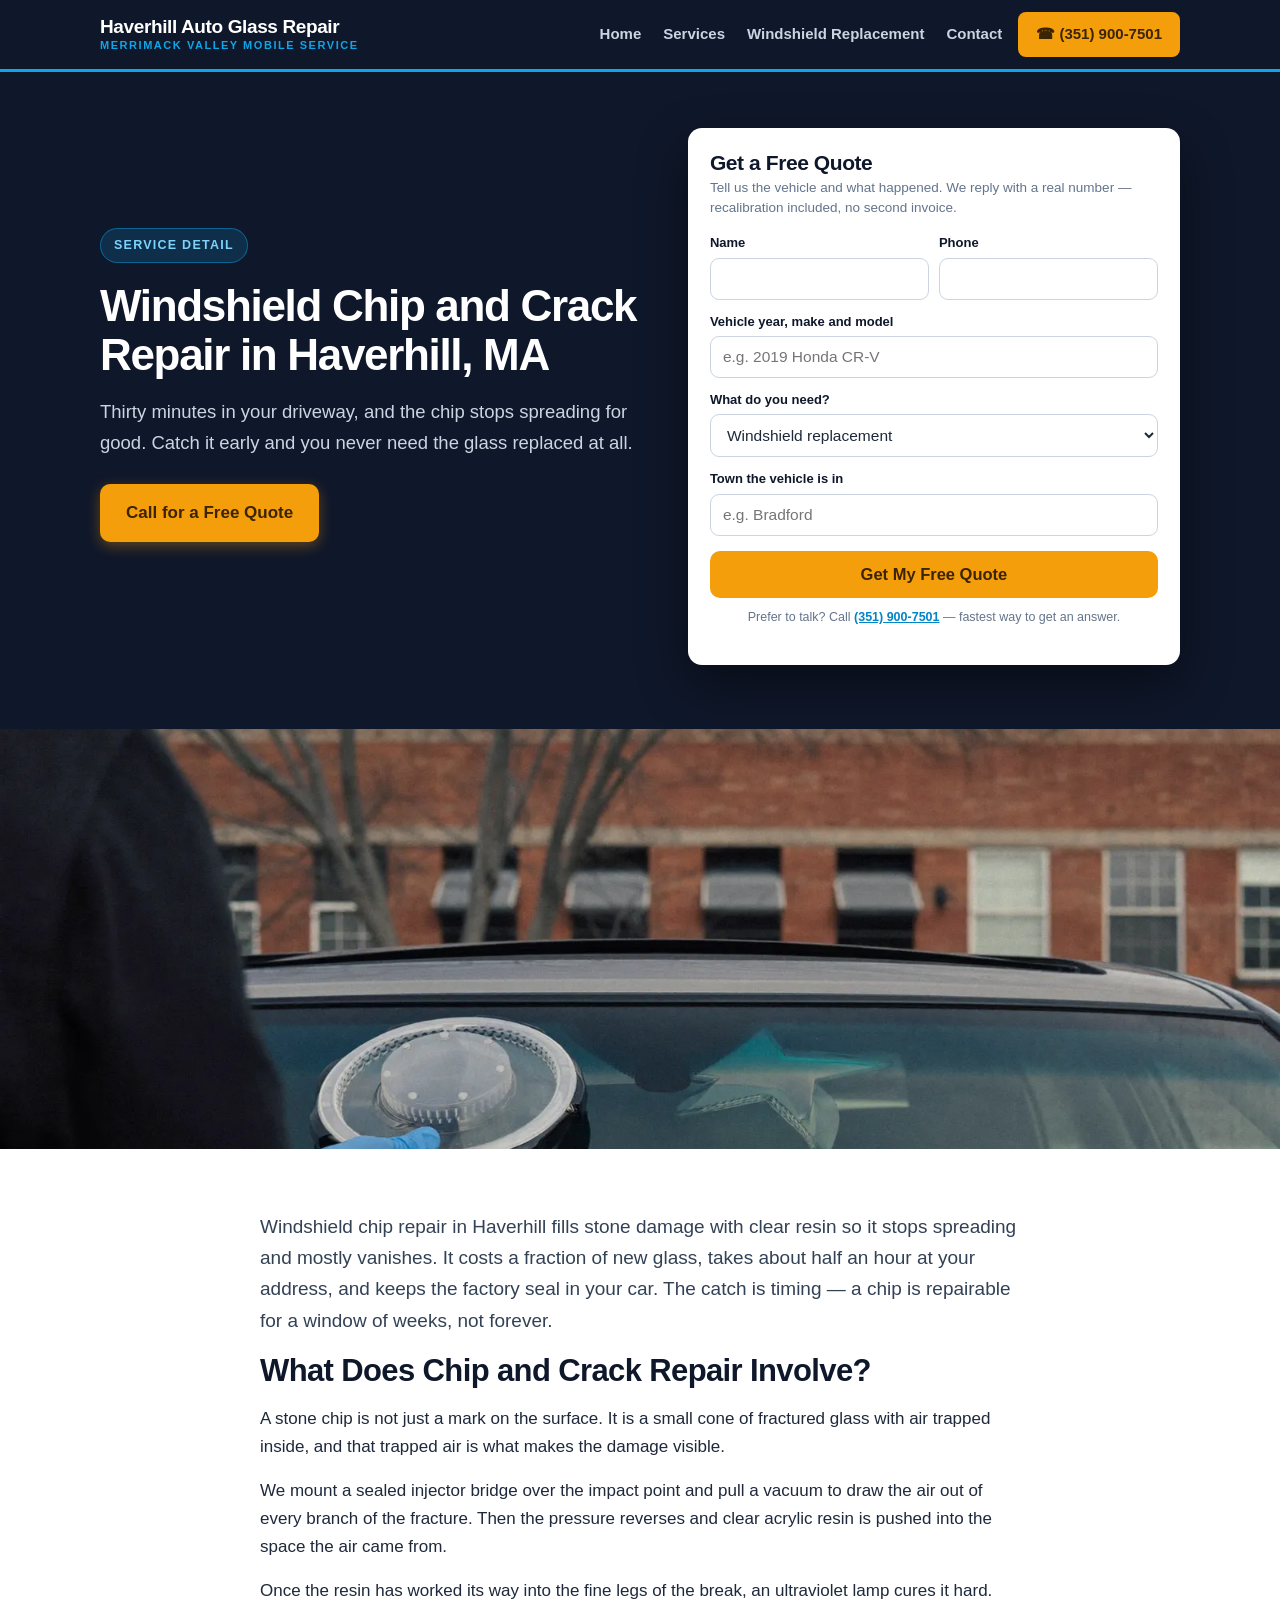
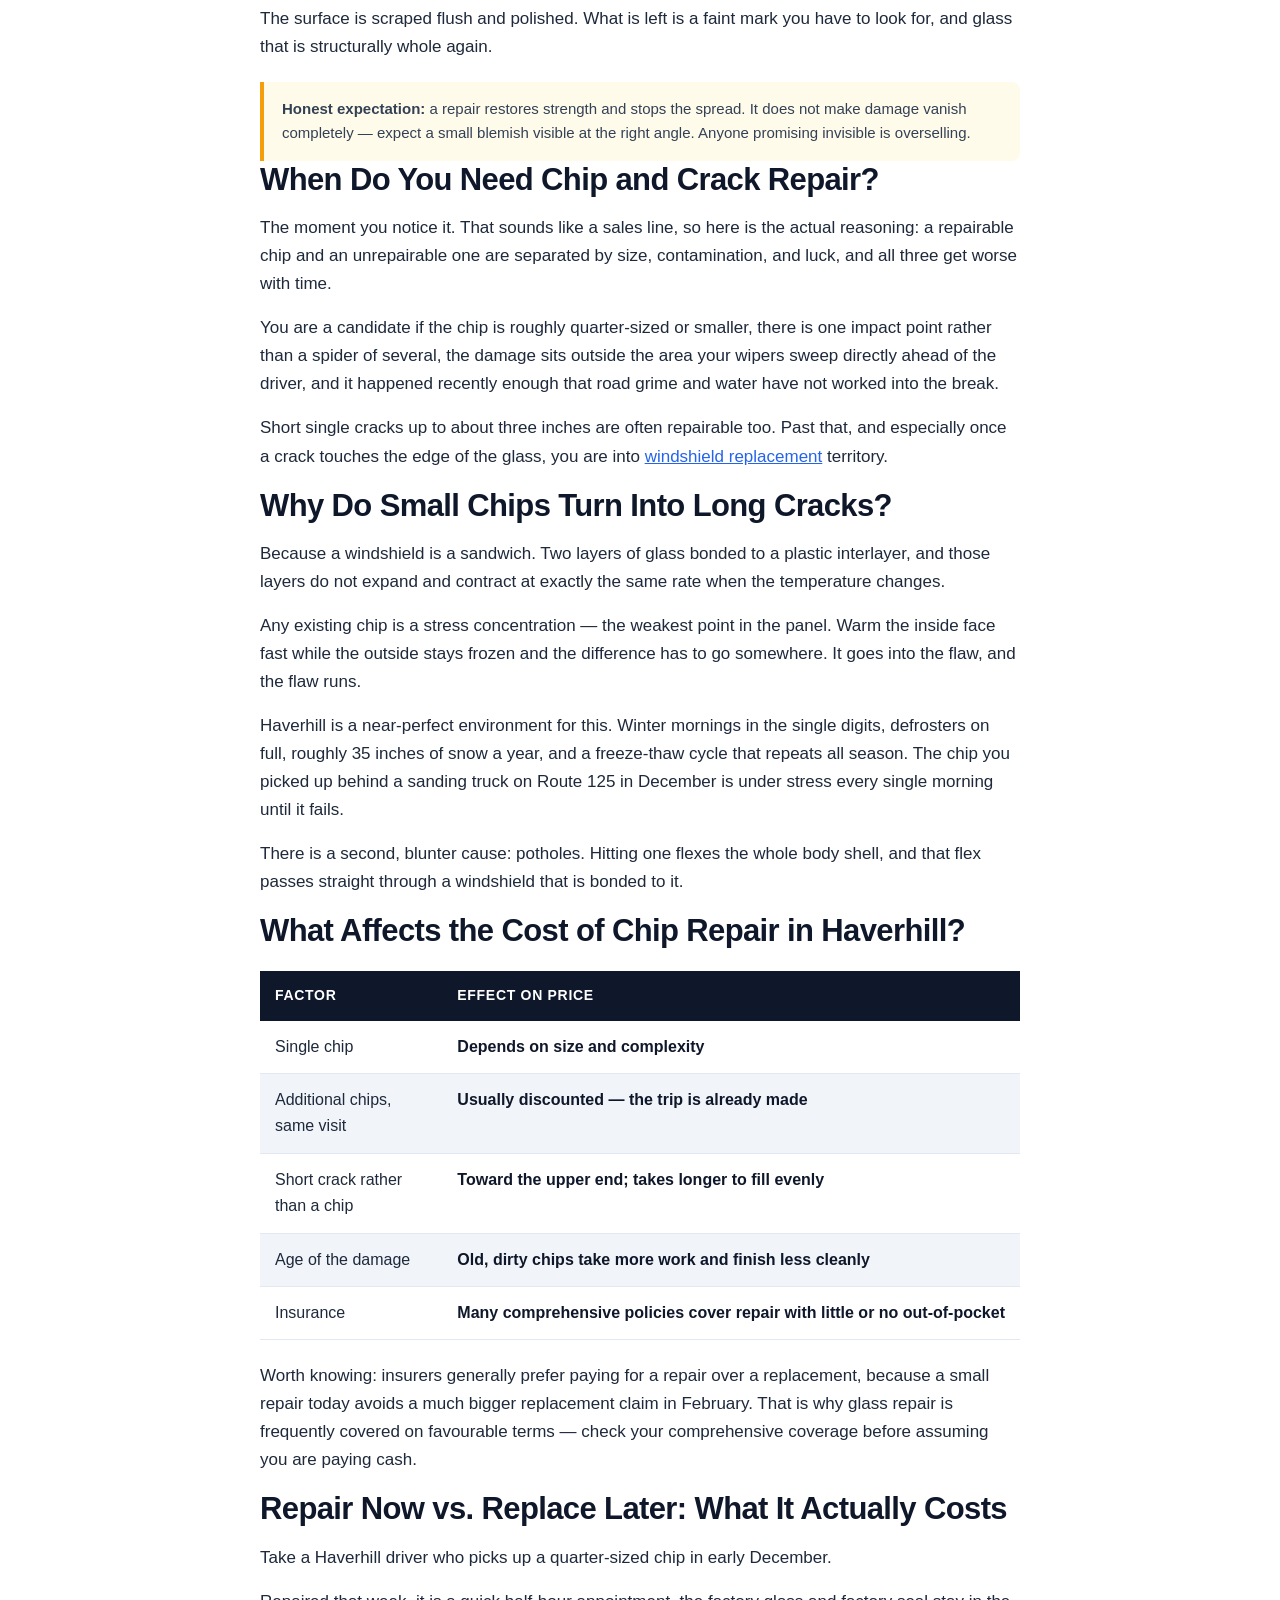
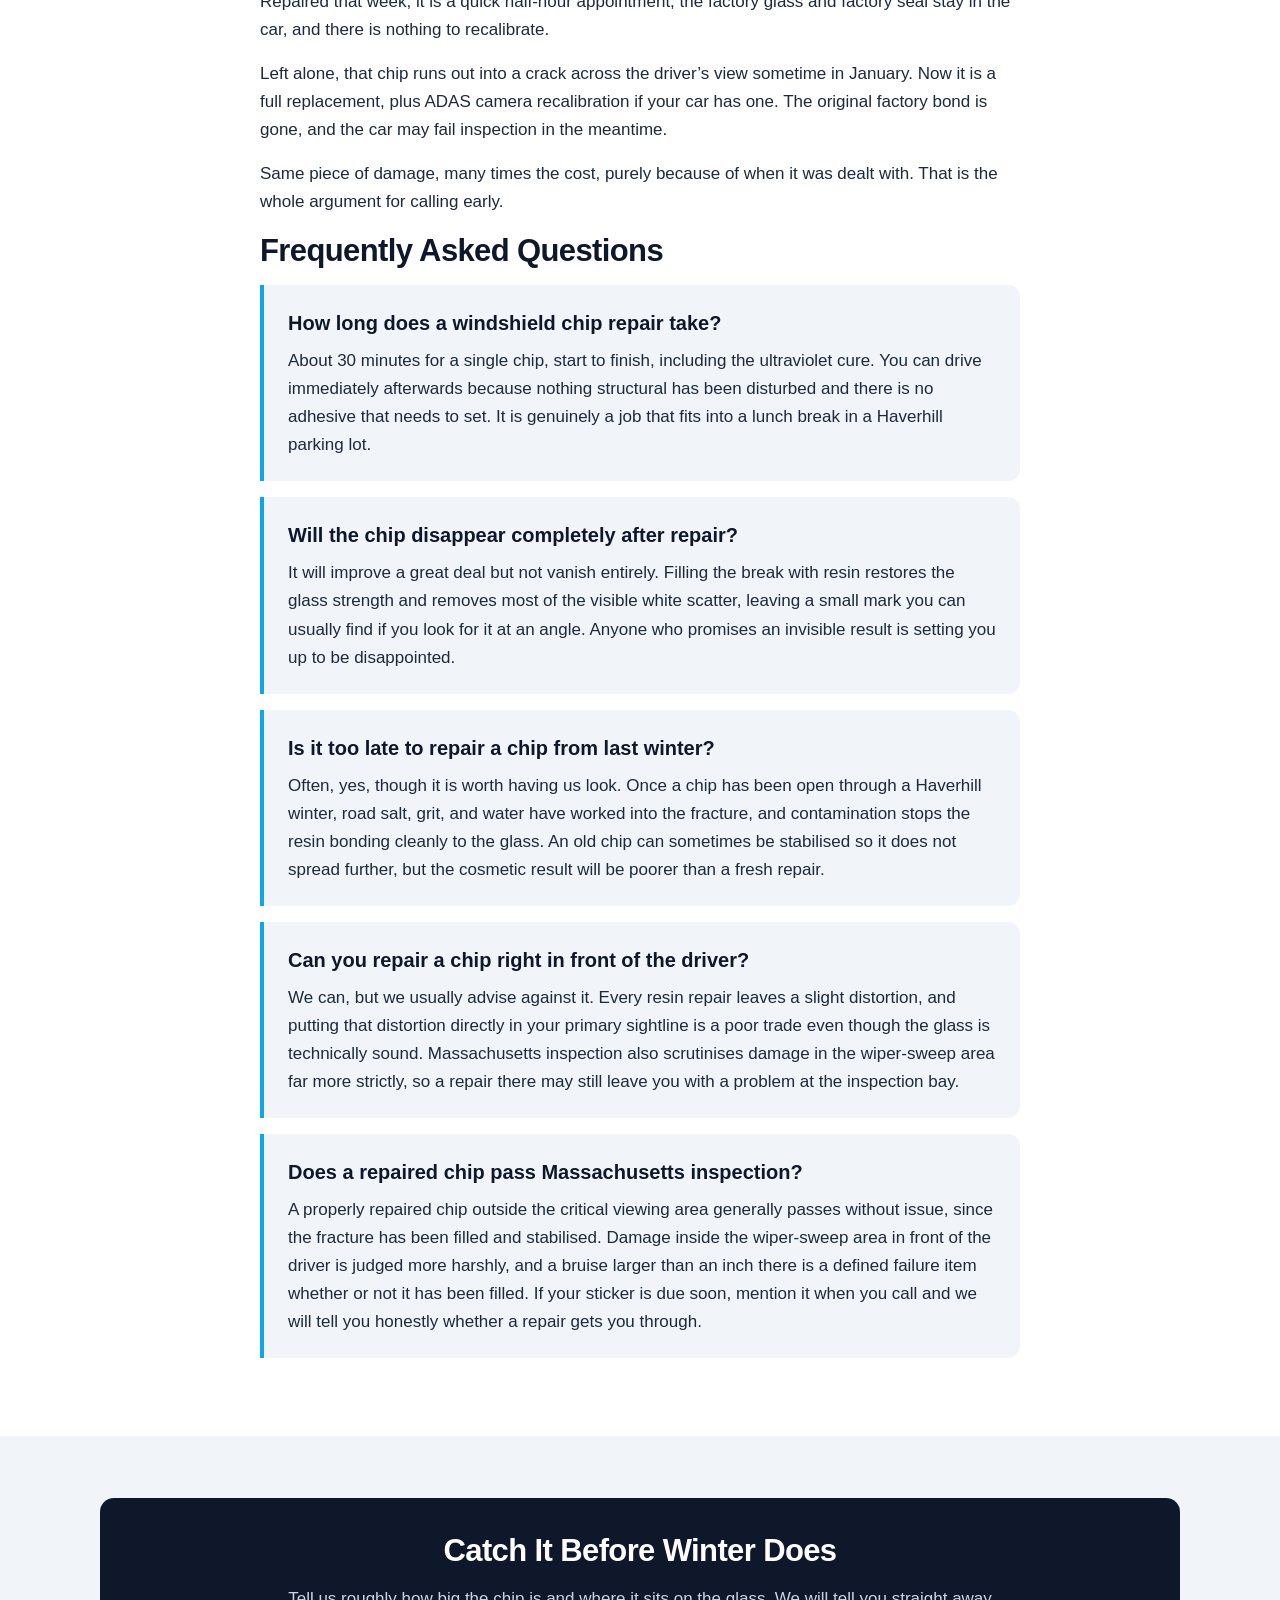
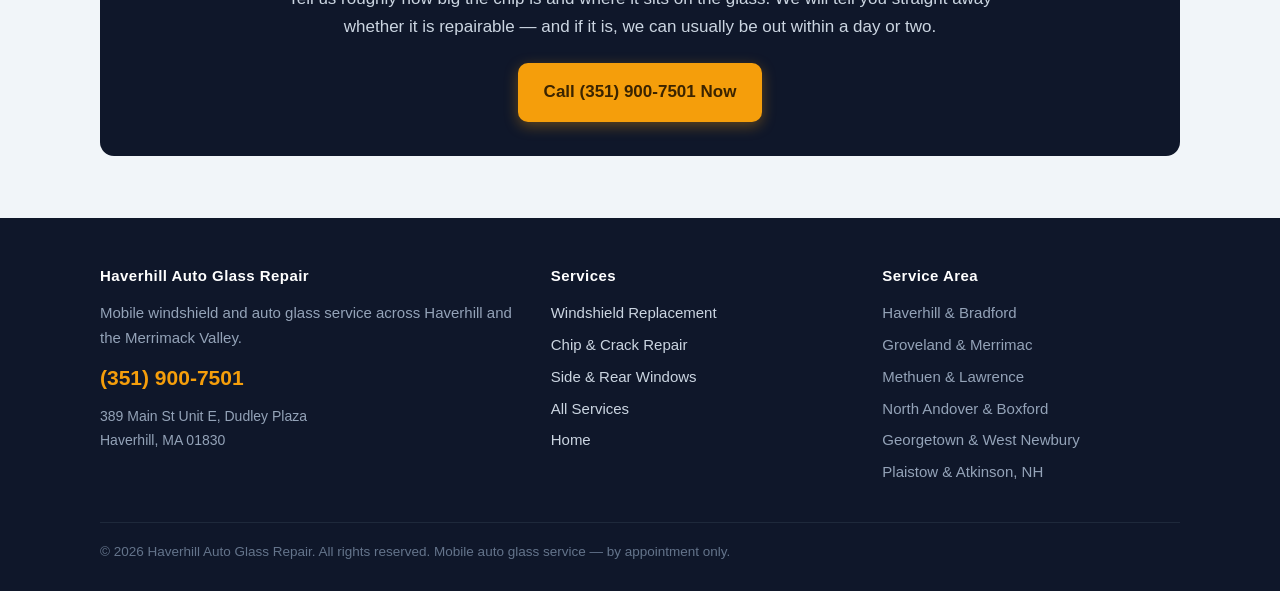
<file: windshield-chip-crack-repair-haverhill-ma.html>
<!DOCTYPE html>
<html lang="en">
<head>
<meta charset="utf-8">
<meta name="viewport" content="width=device-width, initial-scale=1">
<title>Windshield Chip &amp; Crack Repair | Haverhill, MA</title>
<meta name="description" content="Windshield chip and crack repair in Haverhill, MA. Free quotes. Thirty-minute mobile resin repair that stops cracks spreading. Call (351) 900-7501.">
<link rel="canonical" href="https://www.haverhillautoglassrepair.com/windshield-chip-crack-repair-haverhill-ma.html">
<link rel="stylesheet" href="styles.css">
</head>
<body>

<!-- NAV -->
<nav class="nav">
  <div class="nav-wrap">
    <a class="brand" href="/">Haverhill Auto Glass Repair<span>Merrimack Valley Mobile Service</span></a>
    <div class="nav-links">
      <a href="/">Home</a>
      <a href="services.html">Services</a>
      <a href="windshield-replacement-haverhill-ma.html">Windshield Replacement</a>
      <a href="contact.html">Contact</a>
    </div>
    <a class="nav-call" href="tel:+13519007501">&#9742; (351) 900-7501</a>
  </div>
</nav>

<header class="hero">
  <div class="hero-wrap">
    <div>
      <span class="eyebrow">Service Detail</span>
      <h1>Windshield Chip and Crack Repair in Haverhill, MA</h1>
      <p class="lede">Thirty minutes in your driveway, and the chip stops spreading for good. Catch it early and you never need the glass replaced at all.</p>
      <div class="hero-cta">
        <a class="btn btn-call" href="tel:+13519007501">Call for a Free Quote</a>
      </div>
    </div>
    <div class="hero-form">
      <h2>Get a Free Quote</h2>
      <p class="sub">Tell us the vehicle and what happened. We reply with a real number &mdash; recalibration included, no second invoice.</p>
      <form action="https://formspree.io/f/mnpqjaoy" method="POST">
        <div class="row2">
          <div class="field">
            <label for="hf-name">Name</label>
            <input type="text" id="hf-name" name="name" required>
          </div>
          <div class="field">
            <label for="hf-phone">Phone</label>
            <input type="tel" id="hf-phone" name="phone" required>
          </div>
        </div>
        <div class="field">
          <label for="hf-vehicle">Vehicle year, make and model</label>
          <input type="text" id="hf-vehicle" name="vehicle" placeholder="e.g. 2019 Honda CR-V" required>
        </div>
        <div class="field">
          <label for="hf-service">What do you need?</label>
          <select id="hf-service" name="service">
            <option>Windshield replacement</option>
            <option>Windshield chip or crack repair</option>
            <option>Side or rear window replacement</option>
            <option>ADAS camera recalibration</option>
            <option>Not sure &mdash; please advise</option>
          </select>
        </div>
        <div class="field">
          <label for="hf-town">Town the vehicle is in</label>
          <input type="text" id="hf-town" name="town" placeholder="e.g. Bradford" required>
        </div>
        <input type="text" name="_gotcha" style="display:none" tabindex="-1">
        <button type="submit" class="submit">Get My Free Quote</button>
      </form>
      <p class="hero-note">Prefer to talk? Call <a href="tel:+13519007501">(351) 900-7501</a> &mdash; fastest way to get an answer.</p>
    </div>
  </div>
</header>

<!-- IMAGE BAND -->
<div class="imgband">
  <img src="windshield-chip-repair-haverhill.webp" alt="Windshield chip repair in Haverhill, MA" width="1600" height="1066">
</div>

<section class="section">
  <div class="wrap narrow">
    <p class="lead">Windshield chip repair in Haverhill fills stone damage with clear resin so it stops spreading and mostly vanishes. It costs a fraction of new glass, takes about half an hour at your address, and keeps the factory seal in your car. The catch is timing &mdash; a chip is repairable for a window of weeks, not forever.</p>

    <h2>What Does Chip and Crack Repair Involve?</h2>
    <p>A stone chip is not just a mark on the surface. It is a small cone of fractured glass with air trapped inside, and that trapped air is what makes the damage visible.</p>
    <p>We mount a sealed injector bridge over the impact point and pull a vacuum to draw the air out of every branch of the fracture. Then the pressure reverses and clear acrylic resin is pushed into the space the air came from.</p>
    <p>Once the resin has worked its way into the fine legs of the break, an ultraviolet lamp cures it hard. The surface is scraped flush and polished. What is left is a faint mark you have to look for, and glass that is structurally whole again.</p>
    <div class="note" style="margin-top:20px"><strong>Honest expectation:</strong> a repair restores strength and stops the spread. It does not make damage vanish completely &mdash; expect a small blemish visible at the right angle. Anyone promising invisible is overselling.</div>

    <h2>When Do You Need Chip and Crack Repair?</h2>
    <p>The moment you notice it. That sounds like a sales line, so here is the actual reasoning: a repairable chip and an unrepairable one are separated by size, contamination, and luck, and all three get worse with time.</p>
    <p>You are a candidate if the chip is roughly quarter&#8209;sized or smaller, there is one impact point rather than a spider of several, the damage sits outside the area your wipers sweep directly ahead of the driver, and it happened recently enough that road grime and water have not worked into the break.</p>
    <p>Short single cracks up to about three inches are often repairable too. Past that, and especially once a crack touches the edge of the glass, you are into <a href="windshield-replacement-haverhill-ma.html">windshield replacement</a> territory.</p>

    <h2>Why Do Small Chips Turn Into Long Cracks?</h2>
    <p>Because a windshield is a sandwich. Two layers of glass bonded to a plastic interlayer, and those layers do not expand and contract at exactly the same rate when the temperature changes.</p>
    <p>Any existing chip is a stress concentration &mdash; the weakest point in the panel. Warm the inside face fast while the outside stays frozen and the difference has to go somewhere. It goes into the flaw, and the flaw runs.</p>
    <p>Haverhill is a near&#8209;perfect environment for this. Winter mornings in the single digits, defrosters on full, roughly 35 inches of snow a year, and a freeze&#8209;thaw cycle that repeats all season. The chip you picked up behind a sanding truck on Route 125 in December is under stress every single morning until it fails.</p>
    <p>There is a second, blunter cause: potholes. Hitting one flexes the whole body shell, and that flex passes straight through a windshield that is bonded to it.</p>

    <h2>What Affects the Cost of Chip Repair in Haverhill?</h2>
    <table class="ctable">
      <thead><tr><th>Factor</th><th>Effect on price</th></tr></thead>
      <tbody>
        <tr><td>Single chip</td><td>Depends on size and complexity</td></tr>
        <tr><td>Additional chips, same visit</td><td>Usually discounted &mdash; the trip is already made</td></tr>
        <tr><td>Short crack rather than a chip</td><td>Toward the upper end; takes longer to fill evenly</td></tr>
        <tr><td>Age of the damage</td><td>Old, dirty chips take more work and finish less cleanly</td></tr>
        <tr><td>Insurance</td><td>Many comprehensive policies cover repair with little or no out&#8209;of&#8209;pocket</td></tr>
      </tbody>
    </table>
    <p>Worth knowing: insurers generally prefer paying for a repair over a replacement, because a small repair today avoids a much bigger replacement claim in February. That is why glass repair is frequently covered on favourable terms &mdash; check your comprehensive coverage before assuming you are paying cash.</p>

    <h2>Repair Now vs. Replace Later: What It Actually Costs</h2>
    <p>Take a Haverhill driver who picks up a quarter&#8209;sized chip in early December.</p>
    <p>Repaired that week, it is a quick half&#8209;hour appointment, the factory glass and factory seal stay in the car, and there is nothing to recalibrate.</p>
    <p>Left alone, that chip runs out into a crack across the driver&rsquo;s view sometime in January. Now it is a full replacement, plus ADAS camera recalibration if your car has one. The original factory bond is gone, and the car may fail inspection in the meantime.</p>
    <p>Same piece of damage, many times the cost, purely because of when it was dealt with. That is the whole argument for calling early.</p>

    <h2>Frequently Asked Questions</h2>

    <div class="faq">
      <h3>How long does a windshield chip repair take?</h3>
      <p>About 30 minutes for a single chip, start to finish, including the ultraviolet cure. You can drive immediately afterwards because nothing structural has been disturbed and there is no adhesive that needs to set. It is genuinely a job that fits into a lunch break in a Haverhill parking lot.</p>
    </div>

    <div class="faq">
      <h3>Will the chip disappear completely after repair?</h3>
      <p>It will improve a great deal but not vanish entirely. Filling the break with resin restores the glass strength and removes most of the visible white scatter, leaving a small mark you can usually find if you look for it at an angle. Anyone who promises an invisible result is setting you up to be disappointed.</p>
    </div>

    <div class="faq">
      <h3>Is it too late to repair a chip from last winter?</h3>
      <p>Often, yes, though it is worth having us look. Once a chip has been open through a Haverhill winter, road salt, grit, and water have worked into the fracture, and contamination stops the resin bonding cleanly to the glass. An old chip can sometimes be stabilised so it does not spread further, but the cosmetic result will be poorer than a fresh repair.</p>
    </div>

    <div class="faq">
      <h3>Can you repair a chip right in front of the driver?</h3>
      <p>We can, but we usually advise against it. Every resin repair leaves a slight distortion, and putting that distortion directly in your primary sightline is a poor trade even though the glass is technically sound. Massachusetts inspection also scrutinises damage in the wiper&#8209;sweep area far more strictly, so a repair there may still leave you with a problem at the inspection bay.</p>
    </div>

    <div class="faq">
      <h3>Does a repaired chip pass Massachusetts inspection?</h3>
      <p>A properly repaired chip outside the critical viewing area generally passes without issue, since the fracture has been filled and stabilised. Damage inside the wiper&#8209;sweep area in front of the driver is judged more harshly, and a bruise larger than an inch there is a defined failure item whether or not it has been filled. If your sticker is due soon, mention it when you call and we will tell you honestly whether a repair gets you through.</p>
    </div>
  </div>
</section>

<section class="section alt">
  <div class="wrap">
    <div class="callout">
      <h2>Catch It Before Winter Does</h2>
      <p>Tell us roughly how big the chip is and where it sits on the glass. We will tell you straight away whether it is repairable &mdash; and if it is, we can usually be out within a day or two.</p>
      <a class="btn btn-call" href="tel:+13519007501">Call (351) 900-7501 Now</a>
    </div>
  </div>
</section>

<!-- FOOTER -->
<footer class="footer">
  <div class="wrap">
    <div class="foot-grid">
      <div>
        <h4>Haverhill Auto Glass Repair</h4>
        <p style="margin-bottom:10px">Mobile windshield and auto glass service across Haverhill and the Merrimack Valley.</p>
        <a class="foot-phone" href="tel:+13519007501">(351) 900-7501</a>
        <p style="margin-top:10px;font-size:14px">389 Main St Unit E, Dudley Plaza<br>Haverhill, MA 01830</p>
      </div>
      <div>
        <h4>Services</h4>
        <ul>
          <li><a href="windshield-replacement-haverhill-ma.html">Windshield Replacement</a></li>
          <li><a href="windshield-chip-crack-repair-haverhill-ma.html">Chip &amp; Crack Repair</a></li>
          <li><a href="side-rear-window-replacement-haverhill-ma.html">Side &amp; Rear Windows</a></li>
          <li><a href="services.html">All Services</a></li>
          <li><a href="/">Home</a></li>
        </ul>
      </div>
      <div>
        <h4>Service Area</h4>
        <ul>
          <li>Haverhill &amp; Bradford</li>
          <li>Groveland &amp; Merrimac</li>
          <li>Methuen &amp; Lawrence</li>
          <li>North Andover &amp; Boxford</li>
          <li>Georgetown &amp; West Newbury</li>
          <li>Plaistow &amp; Atkinson, NH</li>
        </ul>
      </div>
    </div>
    <div class="foot-bot">&copy; 2026 Haverhill Auto Glass Repair. All rights reserved. Mobile auto glass service &mdash; by appointment only.</div>
  </div>
</footer>

<script type="application/ld+json">
{
  "@context": "https://schema.org",
  "@type": "LocalBusiness",
  "name": "Haverhill Auto Glass Repair",
  "telephone": "(351) 900-7501",
  "url": "https://www.haverhillautoglassrepair.com/",
  "address": {
    "@type": "PostalAddress",
    "streetAddress": "389 Main St Unit E, Dudley Plaza",
    "addressLocality": "Haverhill",
    "addressRegion": "MA",
    "postalCode": "01830",
    "addressCountry": "US"
  },
  "areaServed": "Haverhill, MA",
  "description": "Windshield Chip and Crack Repair in Haverhill, MA",
  "openingHours": "Mo-Fr 08:00-18:00"
}
</script>

<script type="application/ld+json">
{
  "@context": "https://schema.org",
  "@type": "FAQPage",
  "mainEntity": [
    {
      "@type": "Question",
      "name": "How long does a windshield chip repair take?",
      "acceptedAnswer": { "@type": "Answer", "text": "About 30 minutes for a single chip, start to finish, including the ultraviolet cure. You can drive immediately afterwards because nothing structural has been disturbed and there is no adhesive that needs to set. It is genuinely a job that fits into a lunch break in a Haverhill parking lot." }
    },
    {
      "@type": "Question",
      "name": "Will the chip disappear completely after repair?",
      "acceptedAnswer": { "@type": "Answer", "text": "It will improve a great deal but not vanish entirely. Filling the break with resin restores the glass strength and removes most of the visible white scatter, leaving a small mark you can usually find if you look for it at an angle. Anyone who promises an invisible result is setting you up to be disappointed." }
    },
    {
      "@type": "Question",
      "name": "Is it too late to repair a chip from last winter?",
      "acceptedAnswer": { "@type": "Answer", "text": "Often, yes, though it is worth having us look. Once a chip has been open through a Haverhill winter, road salt, grit, and water have worked into the fracture, and contamination stops the resin bonding cleanly to the glass. An old chip can sometimes be stabilised so it does not spread further, but the cosmetic result will be poorer than a fresh repair." }
    },
    {
      "@type": "Question",
      "name": "Can you repair a chip right in front of the driver?",
      "acceptedAnswer": { "@type": "Answer", "text": "We can, but we usually advise against it. Every resin repair leaves a slight distortion, and putting that distortion directly in your primary sightline is a poor trade even though the glass is technically sound. Massachusetts inspection also scrutinises damage in the wiper-sweep area far more strictly, so a repair there may still leave you with a problem at the inspection bay." }
    },
    {
      "@type": "Question",
      "name": "Does a repaired chip pass Massachusetts inspection?",
      "acceptedAnswer": { "@type": "Answer", "text": "A properly repaired chip outside the critical viewing area generally passes without issue, since the fracture has been filled and stabilised. Damage inside the wiper-sweep area in front of the driver is judged more harshly, and a bruise larger than an inch there is a defined failure item whether or not it has been filled. If your sticker is due soon, mention it when you call and we will tell you honestly whether a repair gets you through." }
    }
  ]
}
</script>

</body>
</html>
</file>
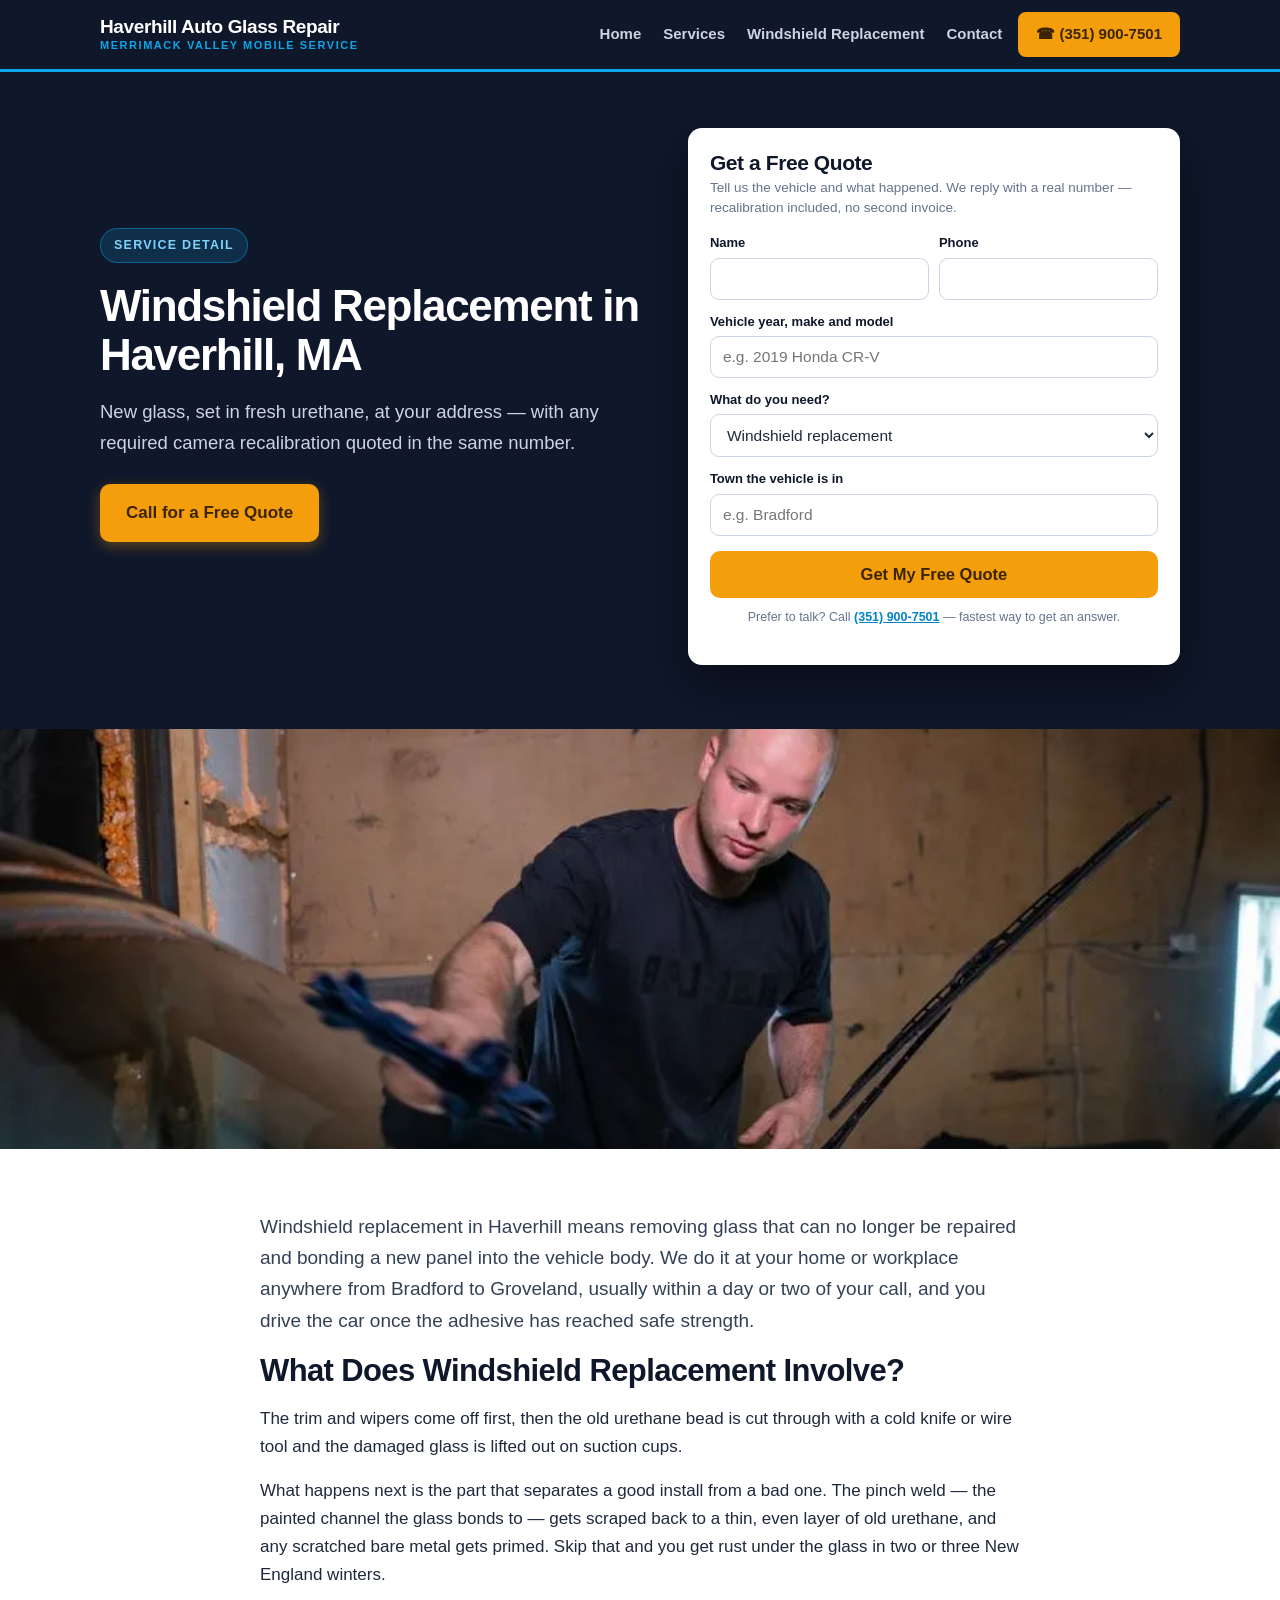
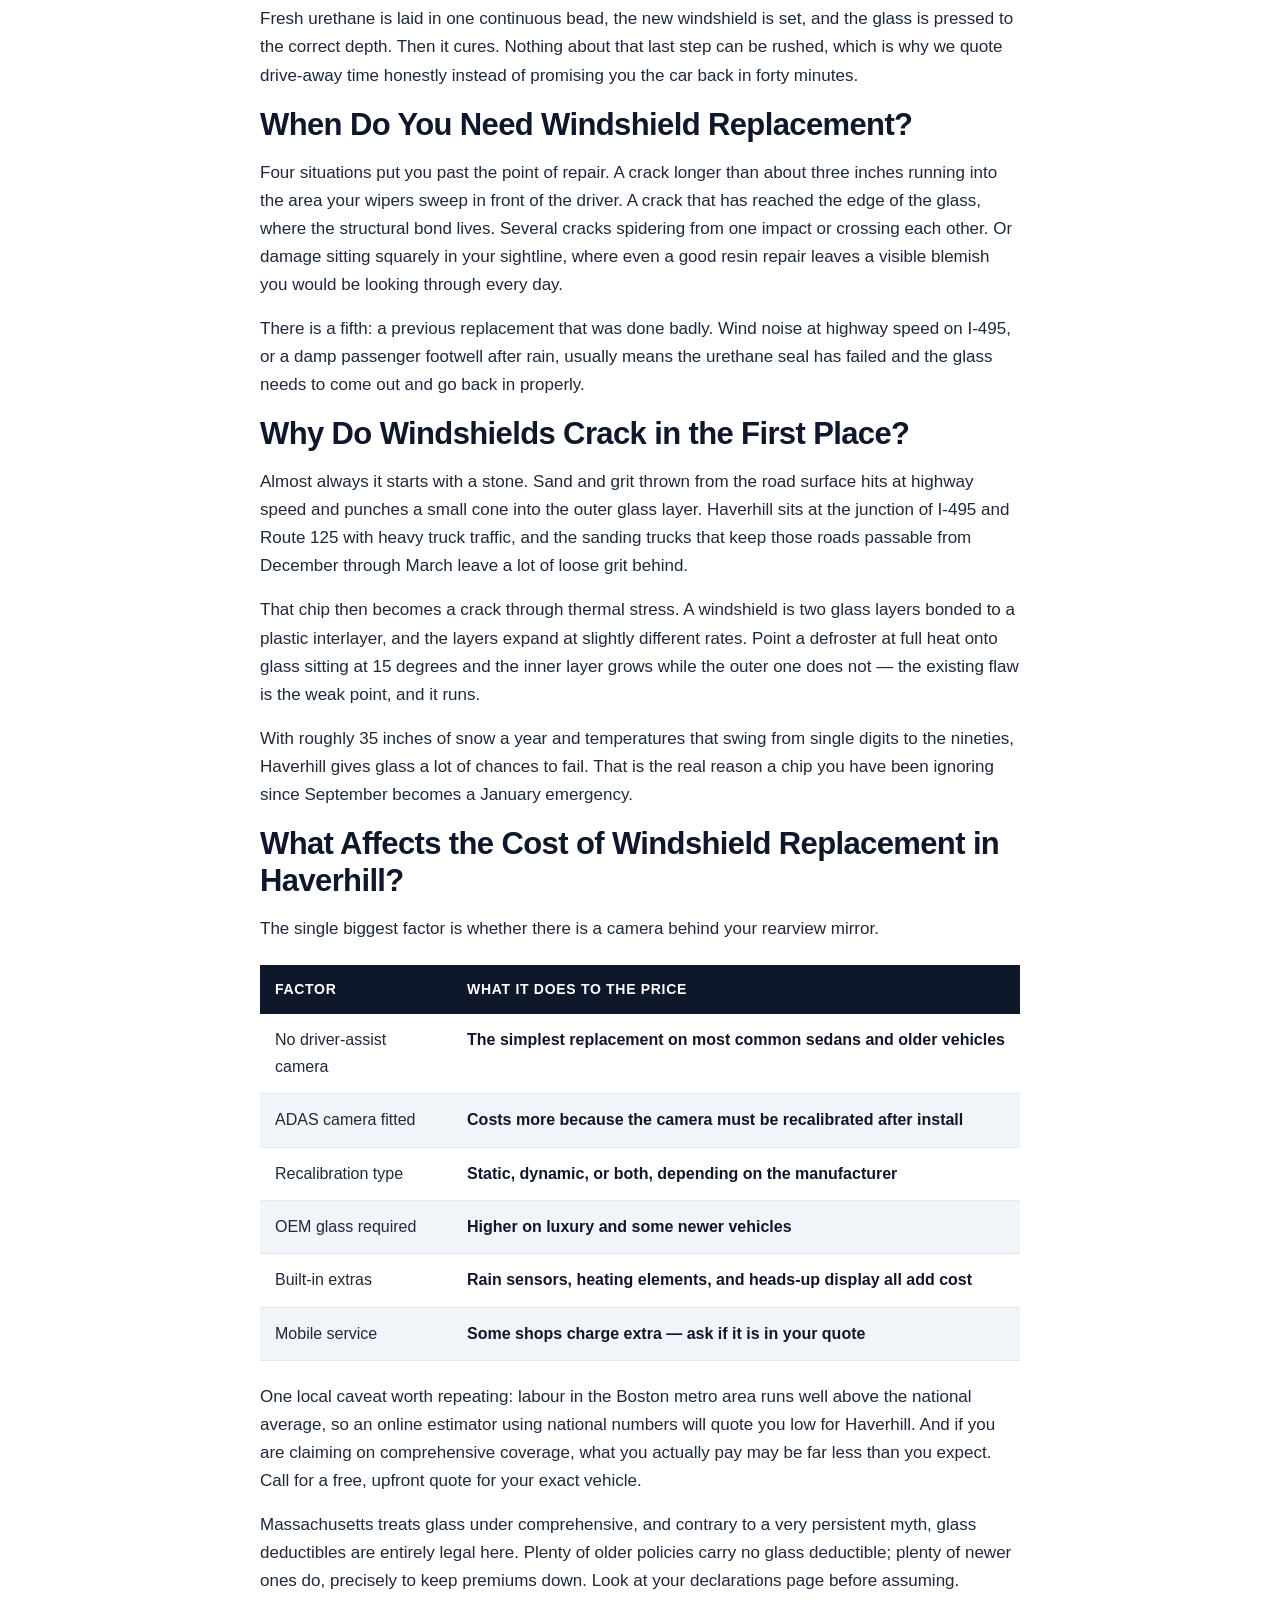
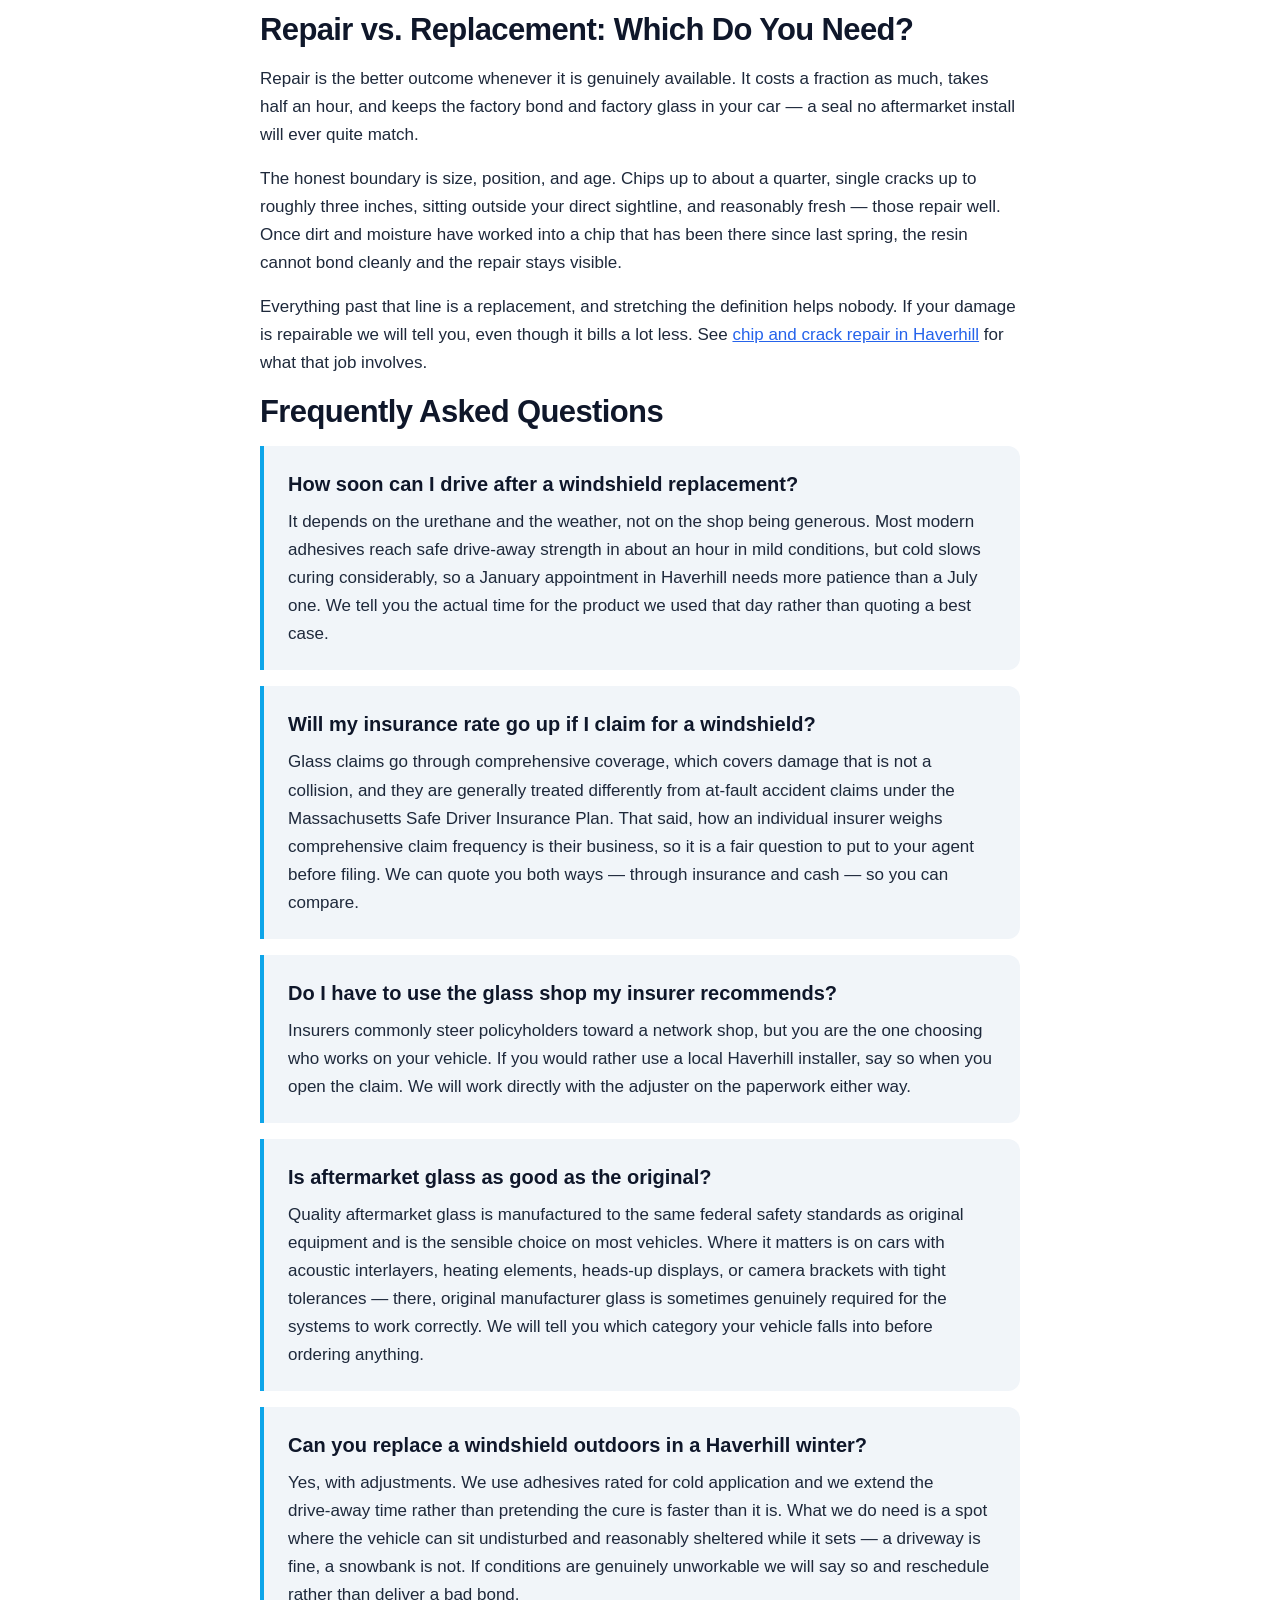
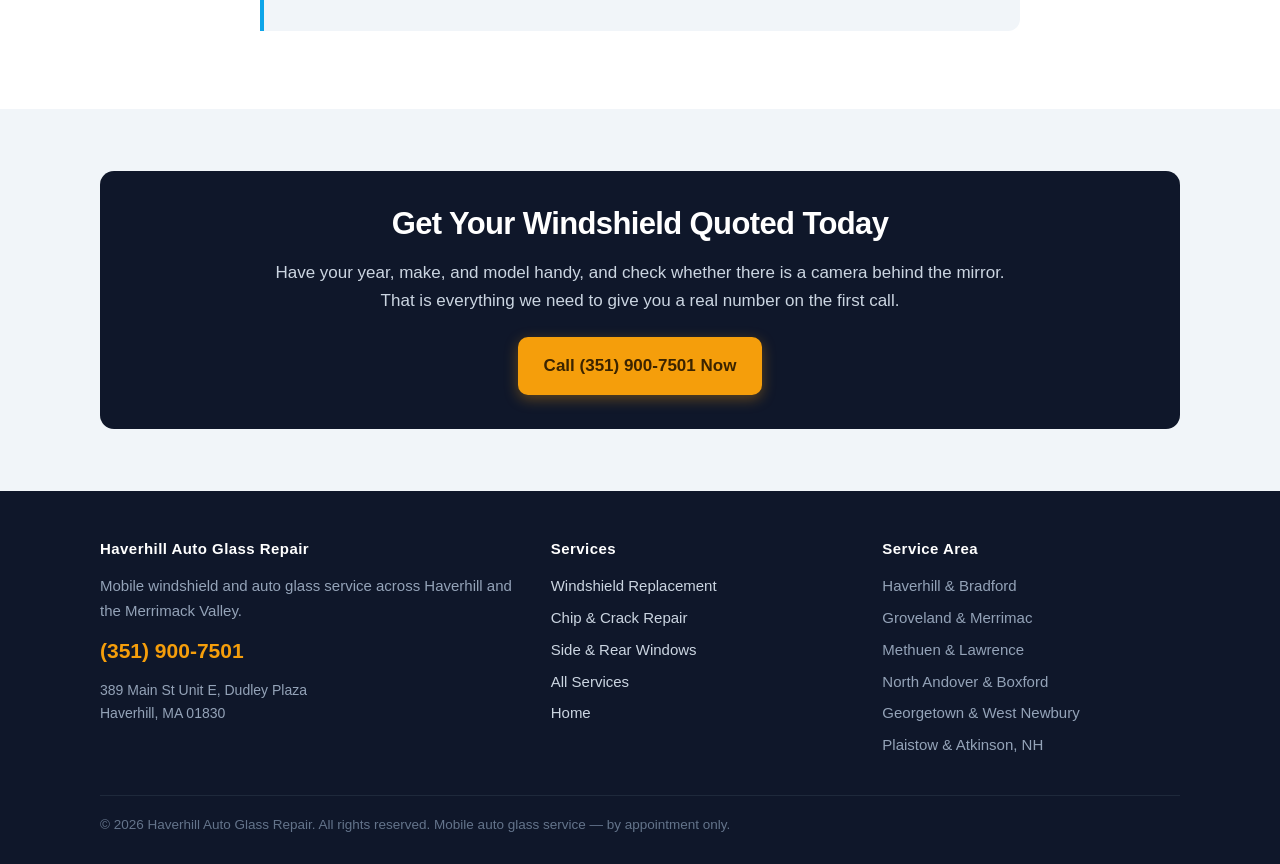
<file: windshield-replacement-haverhill-ma.html>
<!DOCTYPE html>
<html lang="en">
<head>
<meta charset="utf-8">
<meta name="viewport" content="width=device-width, initial-scale=1">
<title>Windshield Replacement in Haverhill, MA | Mobile</title>
<meta name="description" content="Mobile windshield replacement in Haverhill, MA with ADAS recalibration quoted up front. Insurance claims handled. Call (351) 900-7501 for a free quote.">
<link rel="canonical" href="https://www.haverhillautoglassrepair.com/windshield-replacement-haverhill-ma.html">
<link rel="stylesheet" href="styles.css">
</head>
<body>

<!-- NAV -->
<nav class="nav">
  <div class="nav-wrap">
    <a class="brand" href="/">Haverhill Auto Glass Repair<span>Merrimack Valley Mobile Service</span></a>
    <div class="nav-links">
      <a href="/">Home</a>
      <a href="services.html">Services</a>
      <a href="windshield-replacement-haverhill-ma.html">Windshield Replacement</a>
      <a href="contact.html">Contact</a>
    </div>
    <a class="nav-call" href="tel:+13519007501">&#9742; (351) 900-7501</a>
  </div>
</nav>

<header class="hero">
  <div class="hero-wrap">
    <div>
      <span class="eyebrow">Service Detail</span>
      <h1>Windshield Replacement in Haverhill, MA</h1>
      <p class="lede">New glass, set in fresh urethane, at your address &mdash; with any required camera recalibration quoted in the same number.</p>
      <div class="hero-cta">
        <a class="btn btn-call" href="tel:+13519007501">Call for a Free Quote</a>
      </div>
    </div>
    <div class="hero-form">
      <h2>Get a Free Quote</h2>
      <p class="sub">Tell us the vehicle and what happened. We reply with a real number &mdash; recalibration included, no second invoice.</p>
      <form action="https://formspree.io/f/mnpqjaoy" method="POST">
        <div class="row2">
          <div class="field">
            <label for="hf-name">Name</label>
            <input type="text" id="hf-name" name="name" required>
          </div>
          <div class="field">
            <label for="hf-phone">Phone</label>
            <input type="tel" id="hf-phone" name="phone" required>
          </div>
        </div>
        <div class="field">
          <label for="hf-vehicle">Vehicle year, make and model</label>
          <input type="text" id="hf-vehicle" name="vehicle" placeholder="e.g. 2019 Honda CR-V" required>
        </div>
        <div class="field">
          <label for="hf-service">What do you need?</label>
          <select id="hf-service" name="service">
            <option>Windshield replacement</option>
            <option>Windshield chip or crack repair</option>
            <option>Side or rear window replacement</option>
            <option>ADAS camera recalibration</option>
            <option>Not sure &mdash; please advise</option>
          </select>
        </div>
        <div class="field">
          <label for="hf-town">Town the vehicle is in</label>
          <input type="text" id="hf-town" name="town" placeholder="e.g. Bradford" required>
        </div>
        <input type="text" name="_gotcha" style="display:none" tabindex="-1">
        <button type="submit" class="submit">Get My Free Quote</button>
      </form>
      <p class="hero-note">Prefer to talk? Call <a href="tel:+13519007501">(351) 900-7501</a> &mdash; fastest way to get an answer.</p>
    </div>
  </div>
</header>

<!-- IMAGE BAND -->
<div class="imgband">
  <img src="windshield-replacement-haverhill.webp" alt="Windshield replacement in Haverhill, MA" width="900" height="600">
</div>

<section class="section">
  <div class="wrap narrow">
    <p class="lead">Windshield replacement in Haverhill means removing glass that can no longer be repaired and bonding a new panel into the vehicle body. We do it at your home or workplace anywhere from Bradford to Groveland, usually within a day or two of your call, and you drive the car once the adhesive has reached safe strength.</p>

    <h2>What Does Windshield Replacement Involve?</h2>
    <p>The trim and wipers come off first, then the old urethane bead is cut through with a cold knife or wire tool and the damaged glass is lifted out on suction cups.</p>
    <p>What happens next is the part that separates a good install from a bad one. The pinch weld &mdash; the painted channel the glass bonds to &mdash; gets scraped back to a thin, even layer of old urethane, and any scratched bare metal gets primed. Skip that and you get rust under the glass in two or three New England winters.</p>
    <p>Fresh urethane is laid in one continuous bead, the new windshield is set, and the glass is pressed to the correct depth. Then it cures. Nothing about that last step can be rushed, which is why we quote drive&#8209;away time honestly instead of promising you the car back in forty minutes.</p>

    <h2>When Do You Need Windshield Replacement?</h2>
    <p>Four situations put you past the point of repair. A crack longer than about three inches running into the area your wipers sweep in front of the driver. A crack that has reached the edge of the glass, where the structural bond lives. Several cracks spidering from one impact or crossing each other. Or damage sitting squarely in your sightline, where even a good resin repair leaves a visible blemish you would be looking through every day.</p>
    <p>There is a fifth: a previous replacement that was done badly. Wind noise at highway speed on I&#8209;495, or a damp passenger footwell after rain, usually means the urethane seal has failed and the glass needs to come out and go back in properly.</p>

    <h2>Why Do Windshields Crack in the First Place?</h2>
    <p>Almost always it starts with a stone. Sand and grit thrown from the road surface hits at highway speed and punches a small cone into the outer glass layer. Haverhill sits at the junction of I&#8209;495 and Route 125 with heavy truck traffic, and the sanding trucks that keep those roads passable from December through March leave a lot of loose grit behind.</p>
    <p>That chip then becomes a crack through thermal stress. A windshield is two glass layers bonded to a plastic interlayer, and the layers expand at slightly different rates. Point a defroster at full heat onto glass sitting at 15 degrees and the inner layer grows while the outer one does not &mdash; the existing flaw is the weak point, and it runs.</p>
    <p>With roughly 35 inches of snow a year and temperatures that swing from single digits to the nineties, Haverhill gives glass a lot of chances to fail. That is the real reason a chip you have been ignoring since September becomes a January emergency.</p>

    <h2>What Affects the Cost of Windshield Replacement in Haverhill?</h2>
    <p>The single biggest factor is whether there is a camera behind your rearview mirror.</p>
    <table class="ctable">
      <thead><tr><th>Factor</th><th>What it does to the price</th></tr></thead>
      <tbody>
        <tr><td>No driver&#8209;assist camera</td><td>The simplest replacement on most common sedans and older vehicles</td></tr>
        <tr><td>ADAS camera fitted</td><td>Costs more because the camera must be recalibrated after install</td></tr>
        <tr><td>Recalibration type</td><td>Static, dynamic, or both, depending on the manufacturer</td></tr>
        <tr><td>OEM glass required</td><td>Higher on luxury and some newer vehicles</td></tr>
        <tr><td>Built&#8209;in extras</td><td>Rain sensors, heating elements, and heads&#8209;up display all add cost</td></tr>
        <tr><td>Mobile service</td><td>Some shops charge extra &mdash; ask if it is in your quote</td></tr>
      </tbody>
    </table>
    <p>One local caveat worth repeating: labour in the Boston metro area runs well above the national average, so an online estimator using national numbers will quote you low for Haverhill. And if you are claiming on comprehensive coverage, what you actually pay may be far less than you expect. Call for a free, upfront quote for your exact vehicle.</p>
    <p>Massachusetts treats glass under comprehensive, and contrary to a very persistent myth, glass deductibles are entirely legal here. Plenty of older policies carry no glass deductible; plenty of newer ones do, precisely to keep premiums down. Look at your declarations page before assuming.</p>

    <h2>Repair vs. Replacement: Which Do You Need?</h2>
    <p>Repair is the better outcome whenever it is genuinely available. It costs a fraction as much, takes half an hour, and keeps the factory bond and factory glass in your car &mdash; a seal no aftermarket install will ever quite match.</p>
    <p>The honest boundary is size, position, and age. Chips up to about a quarter, single cracks up to roughly three inches, sitting outside your direct sightline, and reasonably fresh &mdash; those repair well. Once dirt and moisture have worked into a chip that has been there since last spring, the resin cannot bond cleanly and the repair stays visible.</p>
    <p>Everything past that line is a replacement, and stretching the definition helps nobody. If your damage is repairable we will tell you, even though it bills a lot less. See <a href="windshield-chip-crack-repair-haverhill-ma.html">chip and crack repair in Haverhill</a> for what that job involves.</p>

    <h2>Frequently Asked Questions</h2>

    <div class="faq">
      <h3>How soon can I drive after a windshield replacement?</h3>
      <p>It depends on the urethane and the weather, not on the shop being generous. Most modern adhesives reach safe drive&#8209;away strength in about an hour in mild conditions, but cold slows curing considerably, so a January appointment in Haverhill needs more patience than a July one. We tell you the actual time for the product we used that day rather than quoting a best case.</p>
    </div>

    <div class="faq">
      <h3>Will my insurance rate go up if I claim for a windshield?</h3>
      <p>Glass claims go through comprehensive coverage, which covers damage that is not a collision, and they are generally treated differently from at&#8209;fault accident claims under the Massachusetts Safe Driver Insurance Plan. That said, how an individual insurer weighs comprehensive claim frequency is their business, so it is a fair question to put to your agent before filing. We can quote you both ways &mdash; through insurance and cash &mdash; so you can compare.</p>
    </div>

    <div class="faq">
      <h3>Do I have to use the glass shop my insurer recommends?</h3>
      <p>Insurers commonly steer policyholders toward a network shop, but you are the one choosing who works on your vehicle. If you would rather use a local Haverhill installer, say so when you open the claim. We will work directly with the adjuster on the paperwork either way.</p>
    </div>

    <div class="faq">
      <h3>Is aftermarket glass as good as the original?</h3>
      <p>Quality aftermarket glass is manufactured to the same federal safety standards as original equipment and is the sensible choice on most vehicles. Where it matters is on cars with acoustic interlayers, heating elements, heads&#8209;up displays, or camera brackets with tight tolerances &mdash; there, original manufacturer glass is sometimes genuinely required for the systems to work correctly. We will tell you which category your vehicle falls into before ordering anything.</p>
    </div>

    <div class="faq">
      <h3>Can you replace a windshield outdoors in a Haverhill winter?</h3>
      <p>Yes, with adjustments. We use adhesives rated for cold application and we extend the drive&#8209;away time rather than pretending the cure is faster than it is. What we do need is a spot where the vehicle can sit undisturbed and reasonably sheltered while it sets &mdash; a driveway is fine, a snowbank is not. If conditions are genuinely unworkable we will say so and reschedule rather than deliver a bad bond.</p>
    </div>
  </div>
</section>

<section class="section alt">
  <div class="wrap">
    <div class="callout">
      <h2>Get Your Windshield Quoted Today</h2>
      <p>Have your year, make, and model handy, and check whether there is a camera behind the mirror. That is everything we need to give you a real number on the first call.</p>
      <a class="btn btn-call" href="tel:+13519007501">Call (351) 900-7501 Now</a>
    </div>
  </div>
</section>

<!-- FOOTER -->
<footer class="footer">
  <div class="wrap">
    <div class="foot-grid">
      <div>
        <h4>Haverhill Auto Glass Repair</h4>
        <p style="margin-bottom:10px">Mobile windshield and auto glass service across Haverhill and the Merrimack Valley.</p>
        <a class="foot-phone" href="tel:+13519007501">(351) 900-7501</a>
        <p style="margin-top:10px;font-size:14px">389 Main St Unit E, Dudley Plaza<br>Haverhill, MA 01830</p>
      </div>
      <div>
        <h4>Services</h4>
        <ul>
          <li><a href="windshield-replacement-haverhill-ma.html">Windshield Replacement</a></li>
          <li><a href="windshield-chip-crack-repair-haverhill-ma.html">Chip &amp; Crack Repair</a></li>
          <li><a href="side-rear-window-replacement-haverhill-ma.html">Side &amp; Rear Windows</a></li>
          <li><a href="services.html">All Services</a></li>
          <li><a href="/">Home</a></li>
        </ul>
      </div>
      <div>
        <h4>Service Area</h4>
        <ul>
          <li>Haverhill &amp; Bradford</li>
          <li>Groveland &amp; Merrimac</li>
          <li>Methuen &amp; Lawrence</li>
          <li>North Andover &amp; Boxford</li>
          <li>Georgetown &amp; West Newbury</li>
          <li>Plaistow &amp; Atkinson, NH</li>
        </ul>
      </div>
    </div>
    <div class="foot-bot">&copy; 2026 Haverhill Auto Glass Repair. All rights reserved. Mobile auto glass service &mdash; by appointment only.</div>
  </div>
</footer>

<script type="application/ld+json">
{
  "@context": "https://schema.org",
  "@type": "LocalBusiness",
  "name": "Haverhill Auto Glass Repair",
  "telephone": "(351) 900-7501",
  "url": "https://www.haverhillautoglassrepair.com/",
  "address": {
    "@type": "PostalAddress",
    "streetAddress": "389 Main St Unit E, Dudley Plaza",
    "addressLocality": "Haverhill",
    "addressRegion": "MA",
    "postalCode": "01830",
    "addressCountry": "US"
  },
  "areaServed": "Haverhill, MA",
  "description": "Windshield Replacement in Haverhill, MA",
  "openingHours": "Mo-Fr 08:00-18:00"
}
</script>

<script type="application/ld+json">
{
  "@context": "https://schema.org",
  "@type": "FAQPage",
  "mainEntity": [
    {
      "@type": "Question",
      "name": "How soon can I drive after a windshield replacement?",
      "acceptedAnswer": { "@type": "Answer", "text": "It depends on the urethane and the weather, not on the shop being generous. Most modern adhesives reach safe drive-away strength in about an hour in mild conditions, but cold slows curing considerably, so a January appointment in Haverhill needs more patience than a July one. We tell you the actual time for the product we used that day rather than quoting a best case." }
    },
    {
      "@type": "Question",
      "name": "Will my insurance rate go up if I claim for a windshield?",
      "acceptedAnswer": { "@type": "Answer", "text": "Glass claims go through comprehensive coverage, which covers damage that is not a collision, and they are generally treated differently from at-fault accident claims under the Massachusetts Safe Driver Insurance Plan. That said, how an individual insurer weighs comprehensive claim frequency is their business, so it is a fair question to put to your agent before filing. We can quote you both ways - through insurance and cash - so you can compare." }
    },
    {
      "@type": "Question",
      "name": "Do I have to use the glass shop my insurer recommends?",
      "acceptedAnswer": { "@type": "Answer", "text": "Insurers commonly steer policyholders toward a network shop, but you are the one choosing who works on your vehicle. If you would rather use a local Haverhill installer, say so when you open the claim. We will work directly with the adjuster on the paperwork either way." }
    },
    {
      "@type": "Question",
      "name": "Is aftermarket glass as good as the original?",
      "acceptedAnswer": { "@type": "Answer", "text": "Quality aftermarket glass is manufactured to the same federal safety standards as original equipment and is the sensible choice on most vehicles. Where it matters is on cars with acoustic interlayers, heating elements, heads-up displays, or camera brackets with tight tolerances - there, original manufacturer glass is sometimes genuinely required for the systems to work correctly. We will tell you which category your vehicle falls into before ordering anything." }
    },
    {
      "@type": "Question",
      "name": "Can you replace a windshield outdoors in a Haverhill winter?",
      "acceptedAnswer": { "@type": "Answer", "text": "Yes, with adjustments. We use adhesives rated for cold application and we extend the drive-away time rather than pretending the cure is faster than it is. What we do need is a spot where the vehicle can sit undisturbed and reasonably sheltered while it sets - a driveway is fine, a snowbank is not. If conditions are genuinely unworkable we will say so and reschedule rather than deliver a bad bond." }
    }
  ]
}
</script>

</body>
</html>
</file>
<file: styles.css>
/* Haverhill Auto Glass Repair - haverhillautoglassrepair.com */
:root{
  --ink:#0f172a; --ink2:#1e293b; --ink3:#334155;
  --accent:#0ea5e9; --accent-dk:#0284c7;
  --amber:#f59e0b; --amber-dk:#d97706;
  --muted:#64748b; --light:#f1f5f9; --line:#e2e8f0; --white:#fff;
  --wrap:1120px;
}
*{box-sizing:border-box;margin:0;padding:0}
html{scroll-behavior:auto}
body{
  font-family:-apple-system,BlinkMacSystemFont,"Segoe UI",Roboto,Helvetica,Arial,sans-serif;
  color:var(--ink2); background:var(--white); line-height:1.65; font-size:17px;
  -webkit-font-smoothing:antialiased;
}
img{max-width:100%;height:auto;display:block}
a{color:var(--accent-dk)}

/* ---------- NAV ---------- */
.nav{position:sticky;top:0;z-index:50;background:var(--ink);border-bottom:3px solid var(--accent)}
.nav-wrap{max-width:var(--wrap);margin:0 auto;padding:12px 20px;display:flex;align-items:center;gap:16px;flex-wrap:wrap}
.brand{color:#fff;font-weight:800;font-size:19px;letter-spacing:-.02em;text-decoration:none;line-height:1.2}
.brand span{color:var(--accent);display:block;font-size:11px;font-weight:600;letter-spacing:.14em;text-transform:uppercase}
.nav-links{display:flex;gap:22px;margin-left:auto;flex-wrap:wrap}
.nav-links a{color:#cbd5e1;text-decoration:none;font-size:15px;font-weight:600}
.nav-links a:hover{color:var(--accent)}
.nav-call{background:var(--amber);color:#3b2400;padding:10px 18px;border-radius:8px;font-weight:800;
  text-decoration:none;font-size:15px;white-space:nowrap}
.nav-call:hover{background:var(--amber-dk);color:#fff}

/* ---------- BUTTONS ---------- */
.btn{display:inline-block;padding:15px 26px;border-radius:10px;font-weight:800;text-decoration:none;font-size:17px}
.btn-call{background:var(--amber);color:#3b2400;box-shadow:0 4px 14px rgba(245,158,11,.35)}
.btn-call:hover{background:var(--amber-dk);color:#fff}
.btn-ghost{background:transparent;color:#fff;border:2px solid rgba(255,255,255,.45)}
.btn-ghost:hover{border-color:var(--accent);color:var(--accent)}
.btn-solid{background:var(--ink);color:#fff}
.btn-solid:hover{background:var(--accent-dk)}

/* ---------- HERO ---------- */
.hero{background:var(--ink);color:#fff;position:relative;overflow:hidden}
.hero-wrap{max-width:var(--wrap);margin:0 auto;padding:56px 20px 64px;
  display:grid;grid-template-columns:1.05fr .95fr;gap:44px;align-items:center}
.hero .eyebrow{display:inline-block;background:rgba(14,165,233,.16);border:1px solid rgba(14,165,233,.45);
  color:#7dd3fc;font-size:12.5px;font-weight:700;letter-spacing:.1em;text-transform:uppercase;
  padding:6px 13px;border-radius:99px;margin-bottom:18px}
.hero h1{font-size:44px;line-height:1.12;font-weight:800;letter-spacing:-.03em;margin-bottom:18px}
.hero h1 em{color:var(--accent);font-style:normal}
.hero p.lede{font-size:18.5px;color:#cbd5e1;margin-bottom:26px;max-width:34em}
.hero-cta{display:flex;gap:14px;flex-wrap:wrap;margin-bottom:22px}
.hero-pts{list-style:none;display:flex;gap:20px;flex-wrap:wrap;font-size:14.5px;color:#94a3b8}
.hero-pts li::before{content:"\2713";color:var(--accent);font-weight:800;margin-right:7px}
.hero-img{border-radius:14px;overflow:hidden;box-shadow:0 20px 50px rgba(0,0,0,.45);align-self:stretch;display:flex}
.hero-img img{width:100%;height:100%;min-height:340px;object-fit:cover}

/* ---------- SECTIONS ---------- */
.section{padding:62px 0}
.section.alt{background:var(--light)}
.wrap{max-width:var(--wrap);margin:0 auto;padding:0 20px}
.narrow{max-width:800px}
h2{font-size:31px;line-height:1.2;font-weight:800;color:var(--ink);letter-spacing:-.02em;margin-bottom:16px}
h3{font-size:20px;font-weight:800;color:var(--ink);margin-bottom:9px}
p{margin-bottom:16px}
.lead{font-size:19px;color:var(--ink3)}
.kicker{font-size:12.5px;font-weight:800;letter-spacing:.13em;text-transform:uppercase;color:var(--accent-dk);margin-bottom:10px}
.section p a,.faq p a,.svc-block p a{color:#2563eb;text-decoration:underline}

/* ---------- GRIDS / CARDS ---------- */
.grid{display:grid;gap:22px}
.g2{grid-template-columns:repeat(2,1fr)}
.g3{grid-template-columns:repeat(3,1fr)}
.card{background:#fff;border:1px solid var(--line);border-radius:12px;padding:24px}
.card.tinted{background:var(--light);border-color:#dbe3ec}
.card .num{display:inline-flex;align-items:center;justify-content:center;width:34px;height:34px;
  border-radius:9px;background:var(--ink);color:var(--accent);font-weight:800;font-size:15px;margin-bottom:12px}
.card p:last-child{margin-bottom:0}

/* split image+text */
.split{display:grid;grid-template-columns:1fr 1fr;gap:40px;align-items:center}
.split img{border-radius:12px;box-shadow:0 10px 30px rgba(15,23,42,.13)}

/* cost table */
.ctable{width:100%;border-collapse:collapse;margin:22px 0;font-size:16px}
.ctable th{background:var(--ink);color:#fff;text-align:left;padding:13px 15px;font-size:14px;
  letter-spacing:.05em;text-transform:uppercase}
.ctable td{padding:13px 15px;border-bottom:1px solid var(--line);vertical-align:top}
.ctable tr:nth-child(even) td{background:var(--light)}
.ctable td:last-child{font-weight:700;color:var(--ink);white-space:nowrap}

/* FAQ */
.faq{border-left:4px solid var(--accent);background:var(--light);padding:22px 24px;border-radius:0 12px 12px 0;margin-bottom:16px}
.faq h3{margin-bottom:7px}
.faq p:last-child{margin-bottom:0}

/* callout */
.callout{background:var(--ink);color:#e2e8f0;border-radius:14px;padding:34px 32px;text-align:center}
.callout h2{color:#fff}
.callout p{color:#cbd5e1;max-width:44em;margin:0 auto 22px}

.note{background:#fffbeb;border-left:4px solid var(--amber);border-radius:0 8px 8px 0;
  padding:15px 18px;font-size:15px;color:var(--ink3)}

/* services list */
.svc-block{border-top:2px solid var(--line);padding-top:26px;margin-top:26px}
.svc-block:first-of-type{border-top:0;margin-top:0;padding-top:0}

/* map */
.map-frame{border-radius:12px;overflow:hidden;box-shadow:0 6px 24px rgba(0,0,0,.10);max-width:960px;margin:0 auto}
.map-frame iframe{border:0;display:block;width:100%;height:420px}

/* form */
.form-card{background:#fff;border:1px solid var(--line);border-radius:14px;padding:28px;box-shadow:0 6px 22px rgba(15,23,42,.07)}
.field{margin-bottom:16px}
label{display:block;font-weight:700;font-size:14.5px;color:var(--ink);margin-bottom:6px}
input,select,textarea{width:100%;padding:12px 14px;border:1px solid #cbd5e1;border-radius:9px;
  font-size:16px;font-family:inherit;color:var(--ink2);background:#fff}
input:focus,select:focus,textarea:focus{outline:2px solid var(--accent);border-color:var(--accent)}
textarea{min-height:120px;resize:vertical}
.submit{width:100%;background:var(--amber);color:#3b2400;border:0;padding:16px;border-radius:10px;
  font-size:17px;font-weight:800;cursor:pointer;font-family:inherit}
.submit:hover{background:var(--amber-dk);color:#fff}

/* info rows */
.inforow{display:flex;gap:13px;padding:15px 0;border-bottom:1px solid var(--line)}
.inforow:last-child{border-bottom:0}
.inforow .k{font-weight:800;color:var(--ink);min-width:118px;font-size:15px}

/* ---------- FOOTER ---------- */
.footer{background:var(--ink);color:#94a3b8;padding:46px 0 28px;font-size:15px}
.footer a{color:#cbd5e1;text-decoration:none}
.footer a:hover{color:var(--accent)}
.foot-grid{display:grid;grid-template-columns:1.4fr 1fr 1fr;gap:34px;margin-bottom:30px}
.footer h4{color:#fff;font-size:15px;font-weight:800;margin-bottom:13px;letter-spacing:.03em}
.footer ul{list-style:none}
.footer li{margin-bottom:7px}
.foot-phone{color:var(--amber)!important;font-weight:800;font-size:21px}
.foot-bot{border-top:1px solid #1e293b;padding-top:18px;font-size:13.5px;color:#64748b}

/* ---------- RESPONSIVE ---------- */
@media(max-width:900px){
  .hero-wrap{grid-template-columns:1fr;gap:32px;padding:40px 20px 48px}
  .hero h1{font-size:33px}
  .g3,.g2{grid-template-columns:1fr}
  .split{grid-template-columns:1fr;gap:26px}
  .foot-grid{grid-template-columns:1fr;gap:26px}
  h2{font-size:26px}
  .nav-links{order:3;width:100%;margin-left:0;justify-content:center;gap:16px;padding-top:4px}
  .nav-call{margin-left:auto}
  .section{padding:46px 0}
  body{font-size:16.5px}
}
@media(max-width:560px){
  .hero h1{font-size:29px}
  .hero-cta .btn{width:100%;text-align:center}
  .ctable{font-size:14.5px}
  .ctable th,.ctable td{padding:10px}
}

/* ---------- HERO QUOTE FORM (above the fold, every page) ---------- */
.hero-form{background:#fff;border-radius:14px;padding:22px;box-shadow:0 20px 50px rgba(0,0,0,.45)}
.hero-form h2{font-size:21px;margin-bottom:3px;color:var(--ink)}
.hero-form .sub{font-size:13.5px;color:var(--muted);margin-bottom:15px;line-height:1.45}
.hero-form .field{margin-bottom:11px}
.hero-form label{font-size:13px;margin-bottom:4px}
.hero-form input,.hero-form select{padding:11px 12px;font-size:15.5px}
.hero-form .row2{display:grid;grid-template-columns:1fr 1fr;gap:10px}
.hero-form .submit{padding:14px;font-size:16.5px;margin-top:4px}
.hero-note{font-size:12.5px;color:var(--muted);margin-top:10px;text-align:center;line-height:1.5}
.hero-note a{color:var(--accent-dk);font-weight:700;text-decoration:underline}

/* ---------- FULL-WIDTH IMAGE BAND ---------- */
.imgband{position:relative;max-height:420px;overflow:hidden}
.imgband img{width:100%;height:420px;object-fit:cover;object-position:center 42%}

/* ---------- SERVICE CARD GRID (home) ---------- */
.svc-card{background:#fff;border:1px solid var(--line);border-radius:12px;overflow:hidden;
  display:flex;flex-direction:column;text-decoration:none;color:inherit}
.svc-card img{width:100%;height:190px;object-fit:cover}
.svc-card .body{padding:20px}
.svc-card h3{margin-bottom:7px}
.svc-card p{font-size:15.5px;color:var(--ink3);margin-bottom:10px}
.svc-card .more{font-size:14.5px;font-weight:800;color:var(--accent-dk)}
@media(max-width:900px){.imgband img{height:260px}.hero-form .row2{grid-template-columns:1fr}}
</file>
